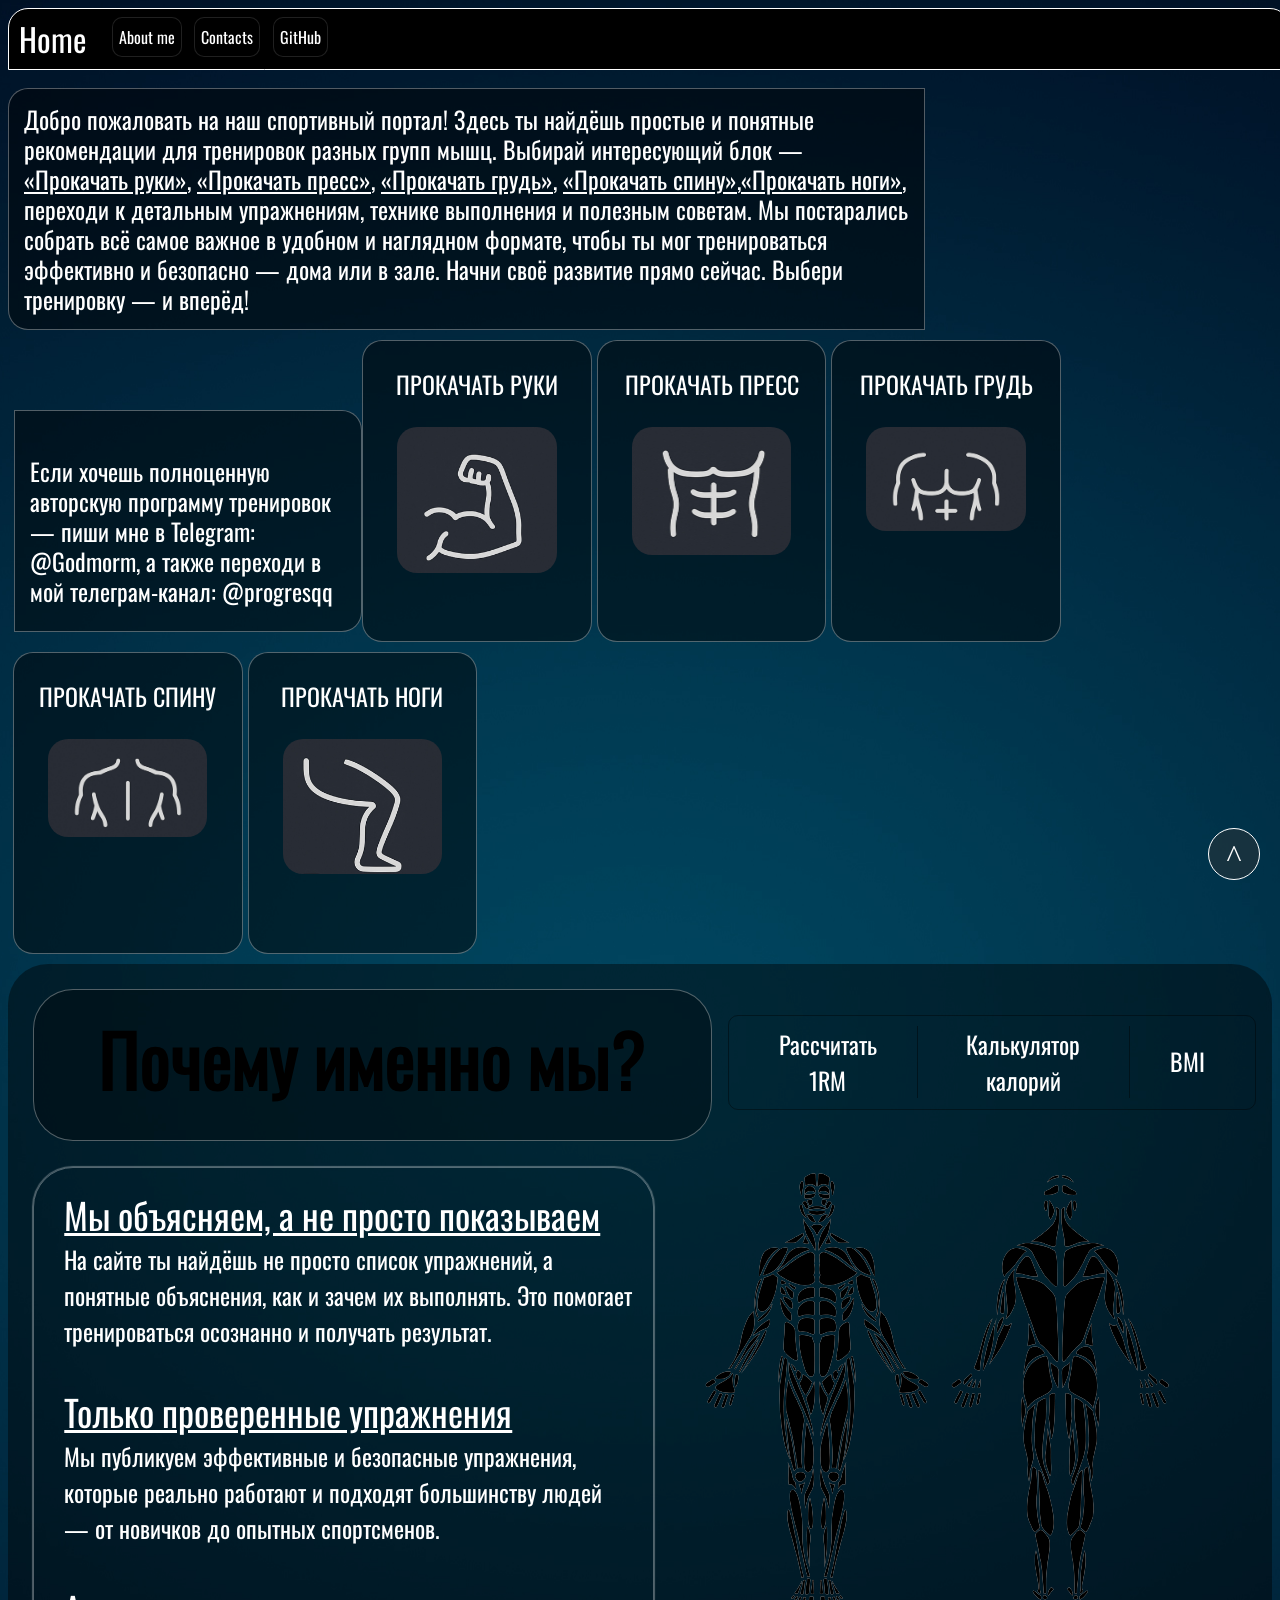
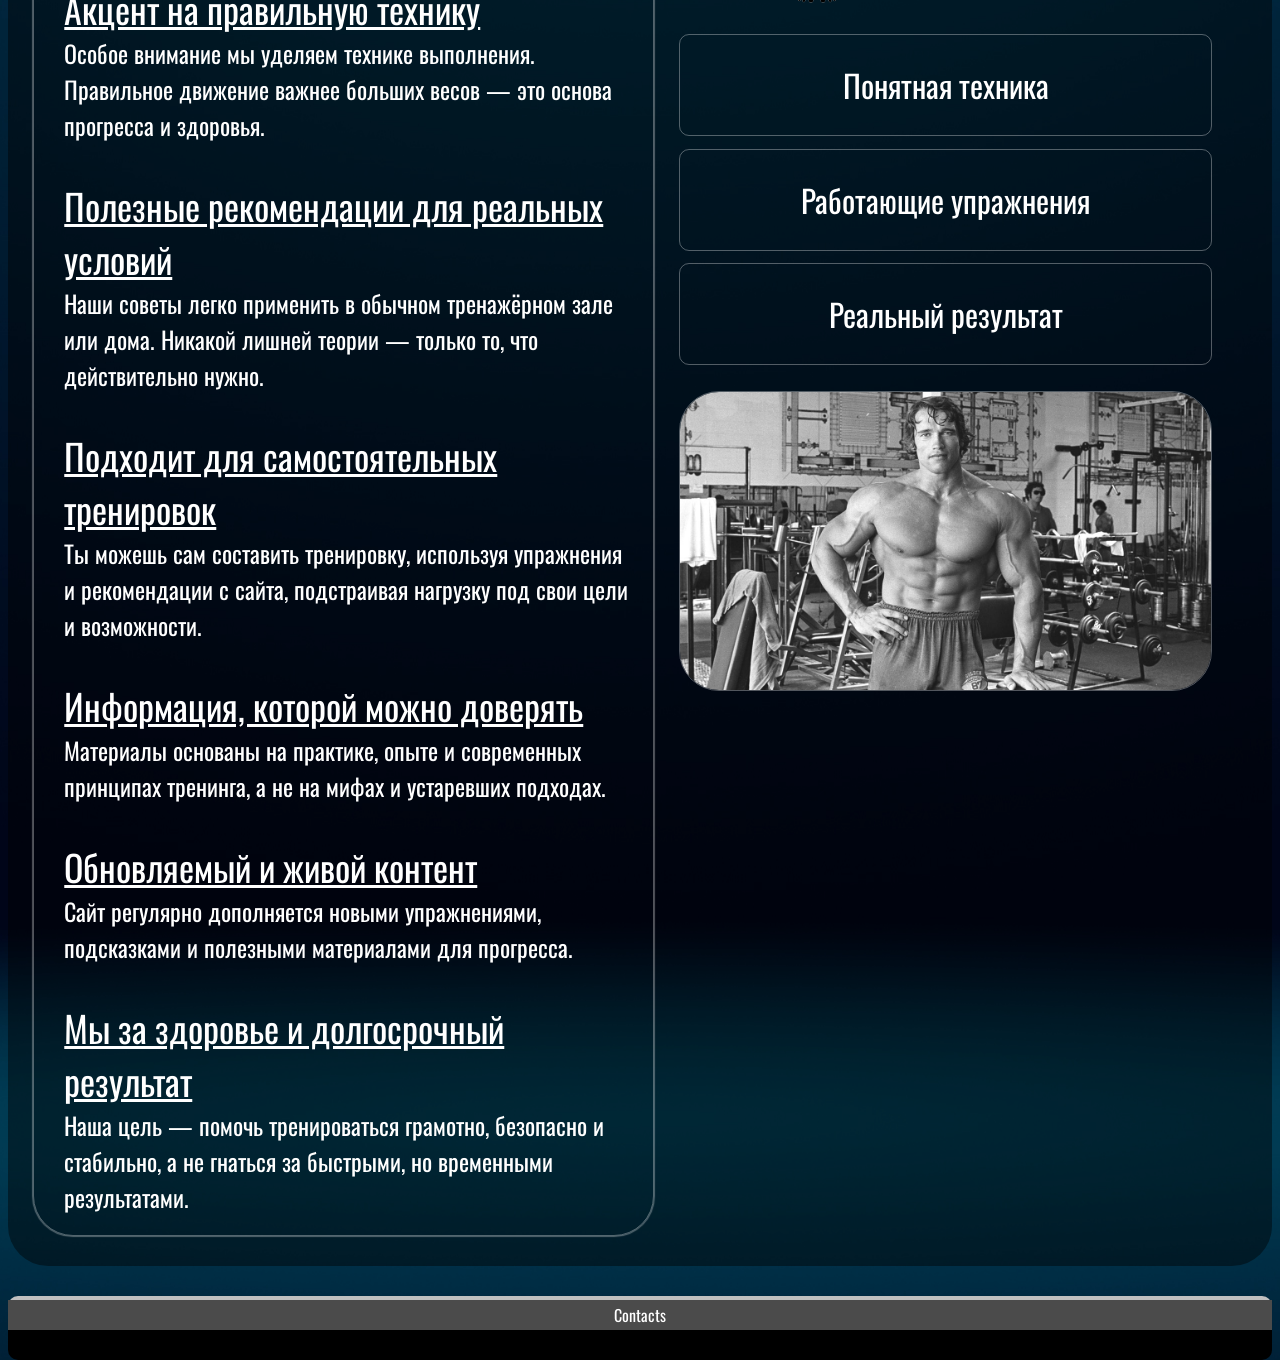
<file: index.html>
<!DOCTYPE html>
<html lang="en">
<head>
    <meta charset="UTF-8">
    <meta name="viewport" content="width=device-width, initial-scale=1.0">
    <title>Home</title>
    <link rel="stylesheet" href="home.css">
    
     <link rel="preconnect" href="https://fonts.googleapis.com">
<link rel="preconnect" href="https://fonts.gstatic.com" crossorigin>
<link href="https://fonts.googleapis.com/css2?family=Oswald:wght@200..700&display=swap" rel="stylesheet">
</head>
<body>
    
      <div id="header"><div class="home">Home</div>
    <button id="aboutme" >About me</button>

   

<!-- <div id="modal" class="modal">
  <div class="modal-content">
    <span class="close" onclick="closeModal()">&times;</span>
    <h2>Про мене</h2>
    <p>Привіт! Я Стас, займаюсь монтажем відео та перекладом текстів.</p>
  </div>
</div> -->


    <a href="mailto:emeczstas228@gmail.com"><button id="contacts_header">Contacts</button></a>
    <a href="https://github.com/Stasikara" target="_blank"><button id="my_github">GitHub</button></a></div>

      <div id="home_podheader"><div class="text">Добро пожаловать на наш спортивный портал!
Здесь ты найдёшь простые и понятные рекомендации для тренировок разных групп мышц. Выбирай интересующий блок — <span class="hand">«Прокачать руки»</span>, <span class="press">«Прокачать пресс»</span>, <span class="chest">«Прокачать грудь»</span>, <span class="back">«Прокачать спину»</span>,<span class="legs">«Прокачать ноги»</span>, переходи к детальным упражнениям, технике выполнения и полезным советам.
Мы постарались собрать всё самое важное в удобном и наглядном формате, чтобы ты мог тренироваться эффективно и безопасно — дома или в зале.
Начни своё развитие прямо сейчас.
Выбери тренировку — и вперёд!</div></div>

<div id="container_my_tg"><div class="text">Если хочешь полноценную авторскую программу тренировок — пиши мне в Telegram: @Godmorm, а также переходи в мой телеграм-канал: @progresqq</div></div>

    <a href="index_adaptive.html"><div id="hand"><div class="text">ПРОКАЧАТЬ РУКИ</div><img src="images/hand.jpg" alt=""></div></a>
    <a href="press.html"><div id="press"><div class="text">ПРОКАЧАТЬ ПРЕСС</div><img src="images/press.jpg" alt=""></div></a>
    <a href="chest.html"><div id="chest"><div class="text">ПРОКАЧАТЬ ГРУДЬ</div><img src="images/chest.jpg" alt=""></div></a>
    <a href="back.html"><div id="back"><div class="text">ПРОКАЧАТЬ СПИНУ</div><img src="images/back.jpg" alt=""></div></a>
    <a href="legs.html"><div id="legs"><div class="text">ПРОКАЧАТЬ НОГИ</div><img src="images/legs.jpg" alt=""></div></a>
    
    <div id="why_us">
        
        
        
        
        
        <!--<div class="mini_container"> <h1>Почему именно мы?</h1></div> <br> <br>-->
<div class="wrapper">
    <svg>
        <text x="50%" y="50%" dy=".35em" text-anchor="middle">
         Почему именно мы?
        </text>
    </svg>
</div>


<div id="box_menu"> 
    <div class="box" id="box1"><div class="menu_item1">Рассчитать 1RM</div></div>
    <div class="box" id="box2"><div class="menu_item2">Калькулятор калорий</div></div>
    <div class="box" id="box3"><div class="menu_item3">BMI</div></div>
</div>





    <div id="container_menu">
      <button class="closeButton">✖</button>

      <input type="number" id="weight" placeholder=" Введите вес">
      <input type="number" id="reps" placeholder=" Введите число повторений">
      <button onclick="calculateOneRepMax()">Рассчитать</button>
      <input type="number" id="resultat" placeholder=" Результат" readonly>
  </div>




<div id="container_menu2">

  <div class="close_button_box">
       <button class="closeButton2">✖</button>
  </div>
       <div class="sex_">
       <label class="male_label">Мужской
          <input type="radio" id="male" name="sex" value="male"> 
      </label>

      <label class="female_label">Женский
         <input type="radio" id="female" name="sex" value="female">
      </label>
     </div>

      <input type="number" id="age" placeholder=" Введите возраст (лет)">
      <input type="number" id="weight2" placeholder=" Введите вес (кг)">
      <input type="number" id="height" placeholder=" Введите рост (см)">
      
      <p class="openButton2"> Уровень активности:</p>
      

<div id="box_activities">
    

     

    <div id="activities">
      <button class="closeButton2_activities">✖</button>
    <label class="sitting_life_label">
      <input type="radio" class="sitting_life" name="activity" value="1.2">Сидячий образ жизни
      </label>

      <label class="lite_active_label">
      <input type="radio" class="lite_active" name="activity" value="1.375">Легкая активность (тренировки 1-3 раза в неделю)
      </label>

      <label class="average_active_label">
      <input type="radio" class="average_active" name="activity" value="1.55">Средняя активность (3-5 раз в неделю)
      </label>

      <label class="highly_active_label">
      <input type="radio" class="highly_active" name="activity" value="1.725">Высокая активность (6-7 раз)
      </label>

      <label class="extrime_active_label">
      <input type="radio" class="extrime_active" name="activity" value="1.9">Экстремальная активность (спортсмены, тяжелый труд)
      </label>
    </div>

</div>

<p id="target">Цель: </p>


 

    <div id="target_box">
      
      <button class="closeButton_target">✖</button>
      
    <label class="mass_support_label">
      <input type="radio" class="mass_support" name="target" value="1">Поддержание веса
      </label>

      <label class="weight_loss_label">
      <input type="radio" class="weight_loss" name="target" value="0.85">Похудение
      </label>

      <label class="muscle_mass_label">
      <input type="radio" class="muscle_mass" name="target" value="1.15">Набор массы
      </label>

    
    </div>



      <button onclick="calculateBMR()" class="resultat_button">Рассчитать</button>
        <input type="number" id="resultat2" placeholder=" Результат" readonly>


  </div>

<div class="container_BMI">
  <div class="close_button_box_BMI">
       <button class="closeButton_BMI">✖</button></div>
 
  <div class="inputs_BMI">
   <input type="number" id="weight_BMI" placeholder="Введите вес(кг)">
   <input type="number" id="height_BMI" placeholder="Введите рост(см)">
  </div>
   <button onclick="calculateBMI()" class="resultat_BMI_button">Рассчитать</button>
    <input type="number" id="resultat_BMI" placeholder=" Результат" readonly>
    <input type="text" id="resultat_BMI2" placeholder="" readonly>
</div>




        
        <div class="text"><div class="mini_container2">
<span class="title_underline">Мы объясняем, а не просто показываем</span> <br>
На сайте ты найдёшь не просто список упражнений, а понятные объяснения, как и зачем их выполнять. Это помогает тренироваться осознанно и получать результат. <br> <br>

<span class="title_underline">Только проверенные упражнения</span> <br>
Мы публикуем эффективные и безопасные упражнения, которые реально работают и подходят большинству людей — от новичков до опытных спортсменов. <br> <br>

<span class="title_underline">Акцент на правильную технику</span> <br>
Особое внимание мы уделяем технике выполнения. Правильное движение важнее больших весов — это основа прогресса и здоровья. <br> <br>

<span class="title_underline">Полезные рекомендации для реальных условий</span> <br>
Наши советы легко применить в обычном тренажёрном зале или дома.
Никакой лишней теории — только то, что действительно нужно. <br> <br>

<span class="title_underline">Подходит для самостоятельных тренировок</span> <br>
Ты можешь сам составить тренировку, используя упражнения и рекомендации с сайта, подстраивая нагрузку под свои цели и возможности. <br> <br>

<span class="title_underline">Информация, которой можно доверять</span> <br>
Материалы основаны на практике, опыте и современных принципах тренинга, а не на мифах и устаревших подходах. <br> <br>

<span class="title_underline">Обновляемый и живой контент</span> <br>
Сайт регулярно дополняется новыми упражнениями, подсказками и полезными материалами для прогресса. <br> <br>

<span class="title_underline">Мы за здоровье и долгосрочный результат</span> <br>
Наша цель — помочь тренироваться грамотно, безопасно и стабильно, а не гнаться за быстрыми, но временными результатами.</div></div>

<div class="mini_container3"><img src="images/muscles.png" alt=""></div>

<div class="technique"><div class="text">Понятная техника</div></div>
<div class="working_exercises"><div class="text">Работающие упражнения</div></div>
<div class="real_result"><div class="text">Реальный результат</div></div>


<img src="images/arnold_bottom.jpg" alt="" class="arnold_bottom">

</div>
 <a href="#"><div class="return_fixed">^</div></a>
     <a href="https://www.instagram.com/fxnwtcx/"><div id="footer"> <div id="contacts">Contacts</div></a>

 <div id="infoBox" class="info-box">
  <button class="closeBtn">✖</button>
  <h3>Про меня</h3>
  <p>Привет, это мой первый сайт </p>
</div>
     <script src="home.js"></script>

</body>
</html>
</file>
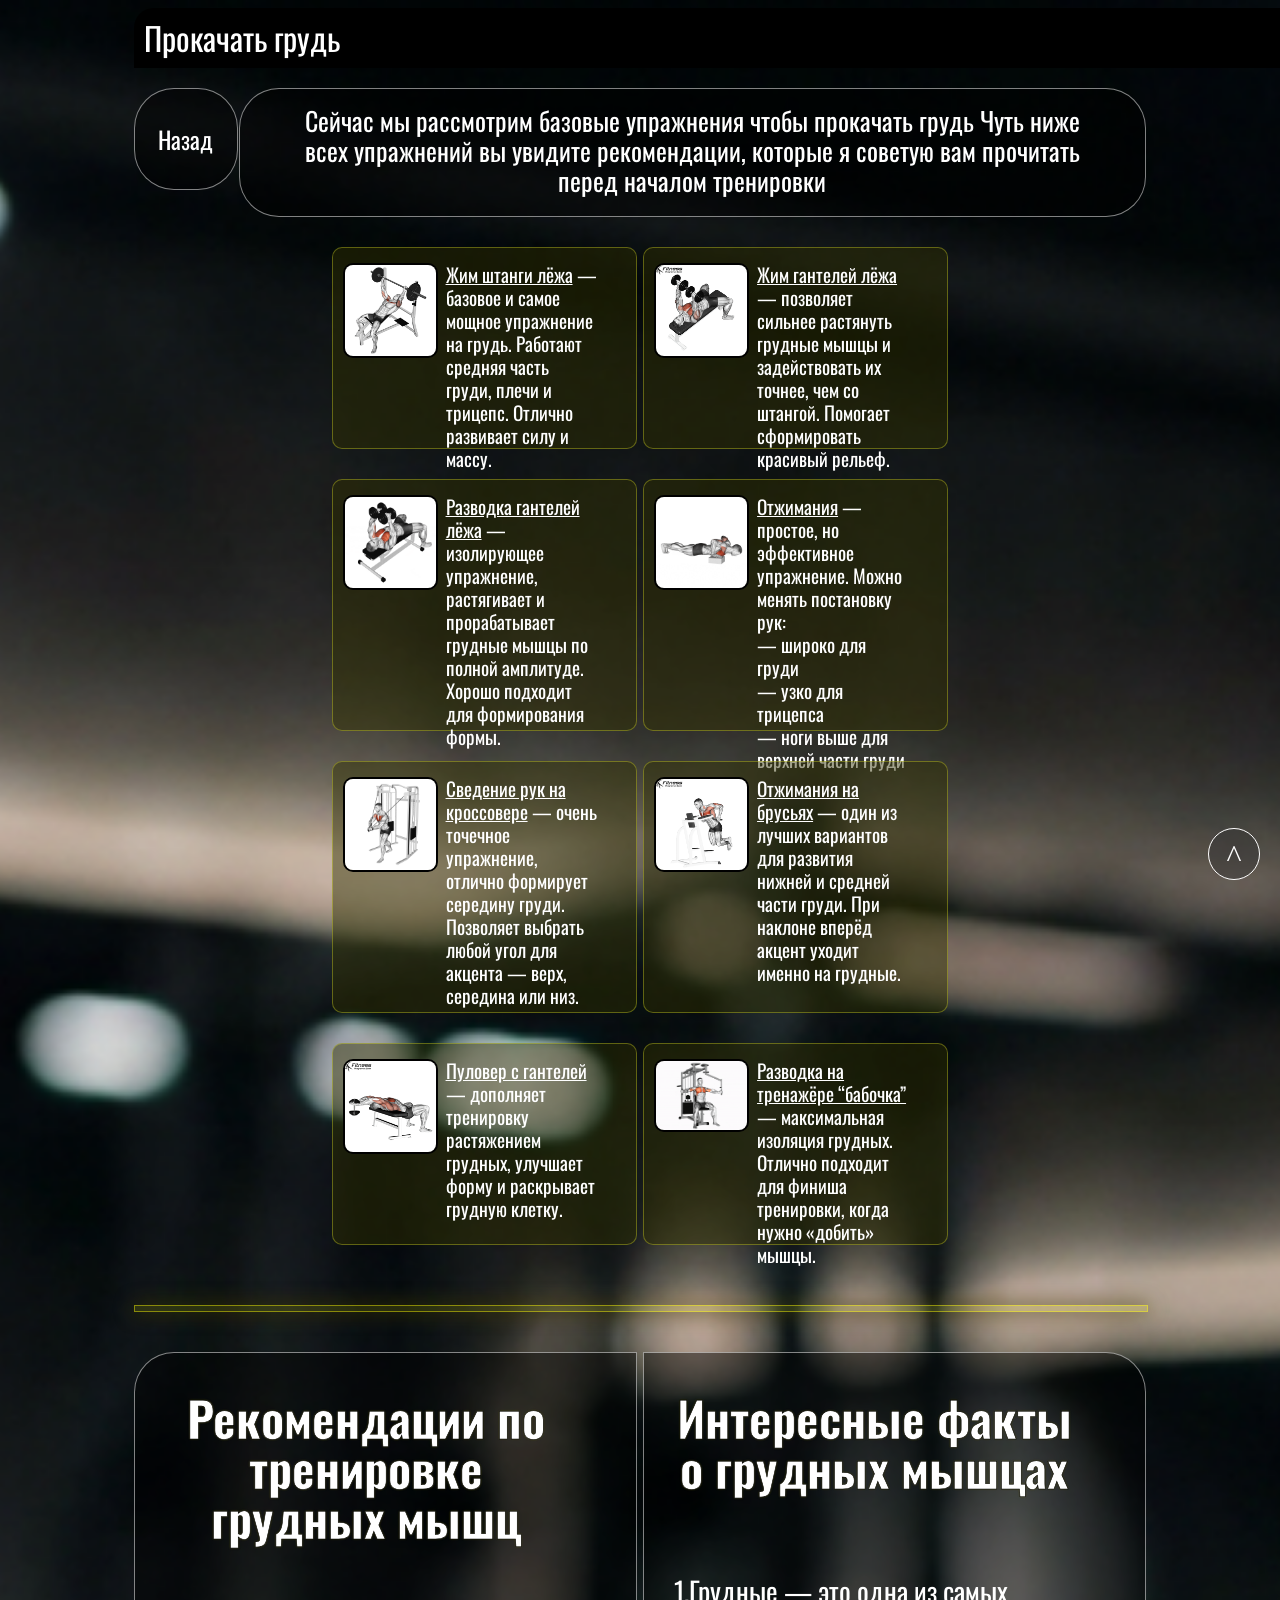
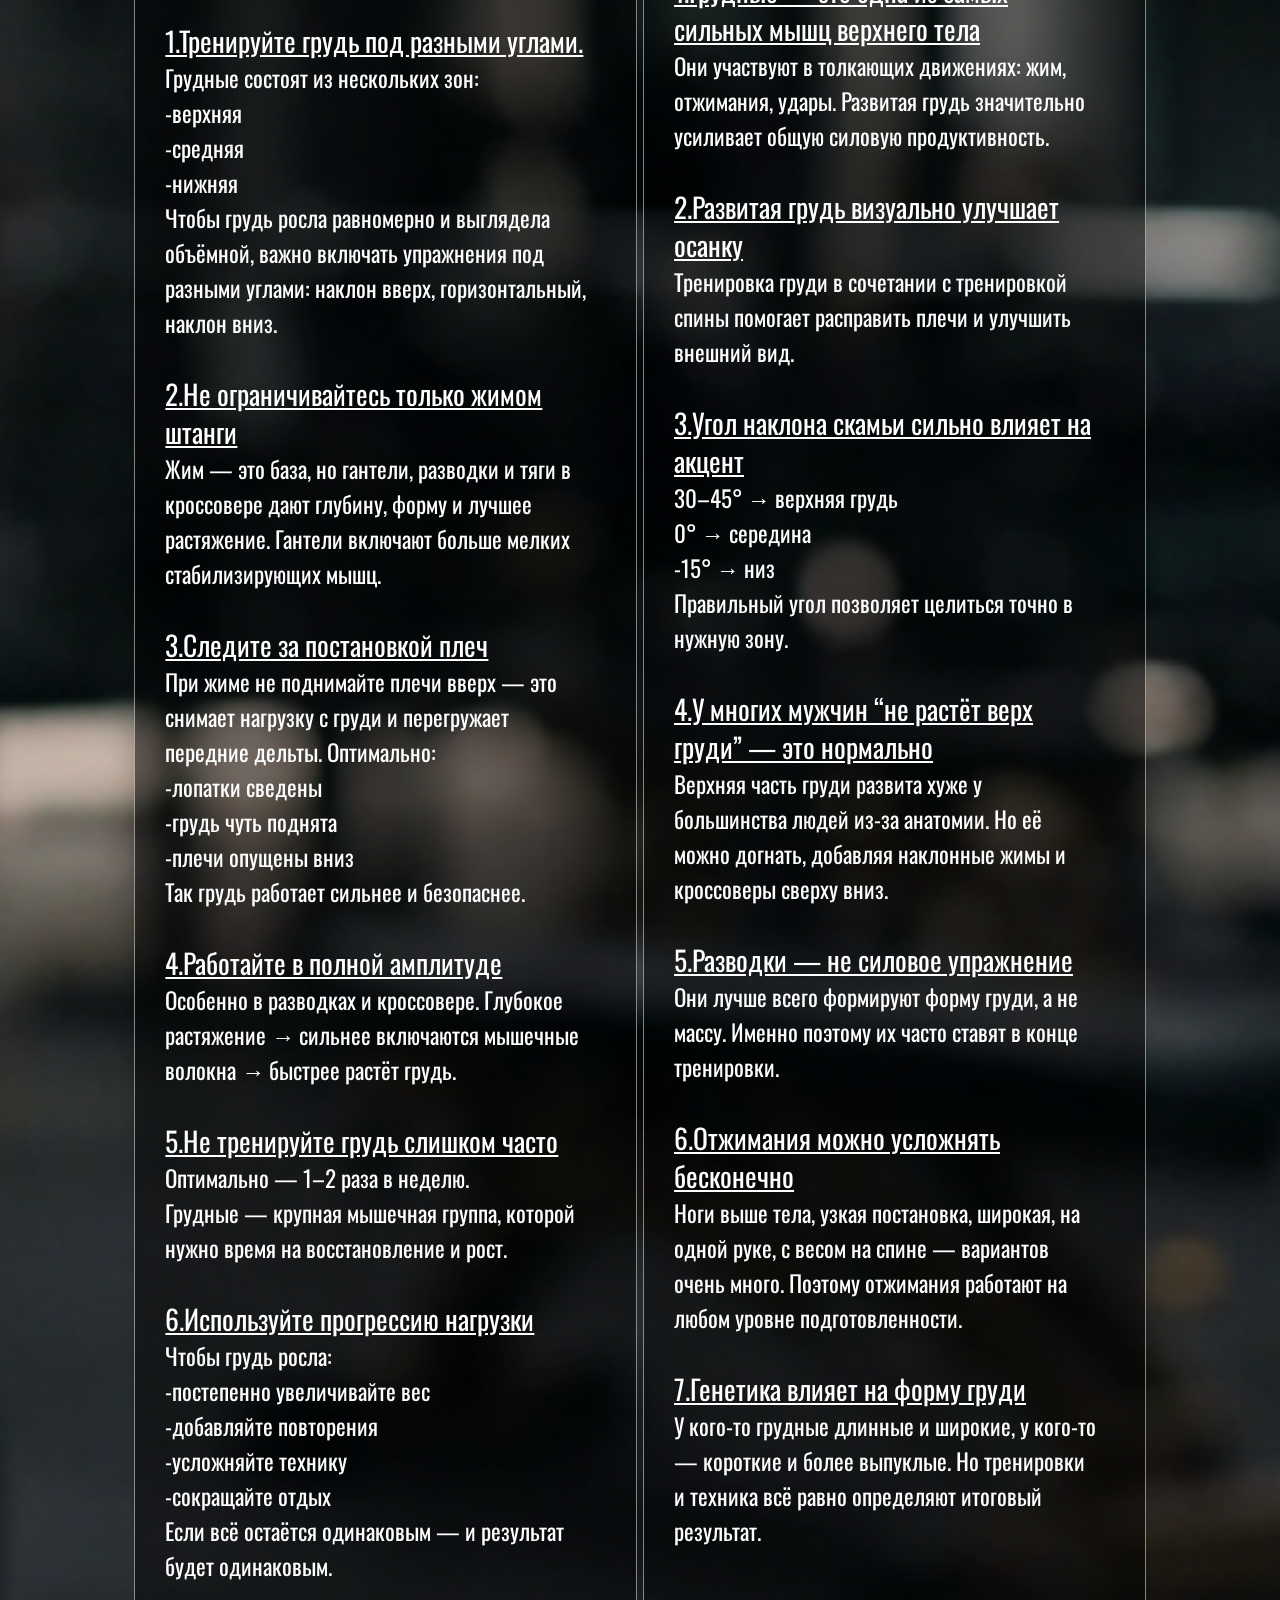
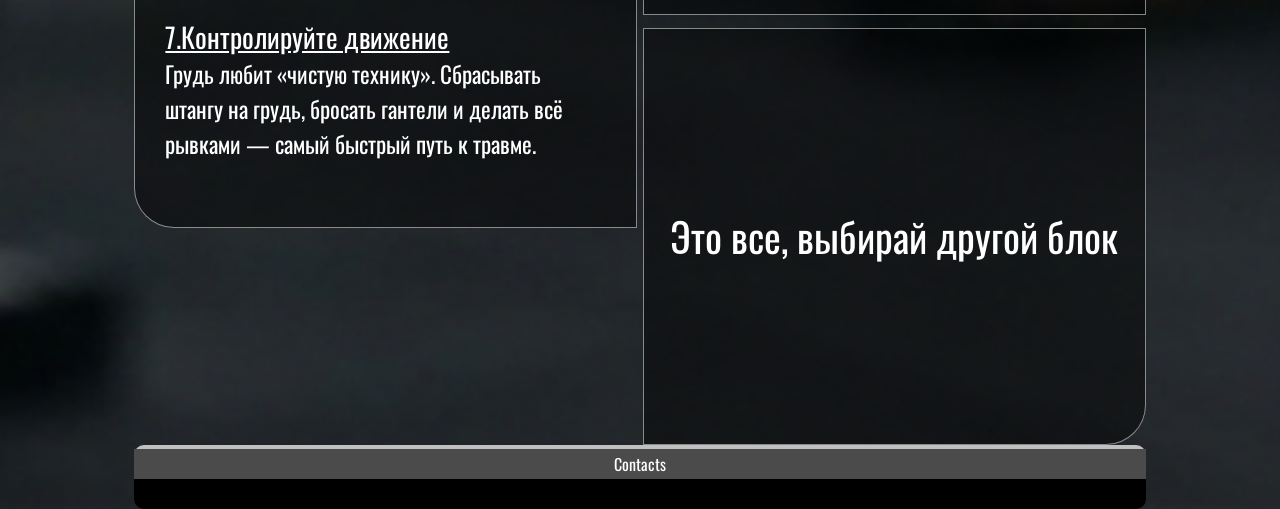
<file: chest.html>
<!DOCTYPE html>
<html lang="en">
<head>
    <meta charset="UTF-8">
    <meta name="viewport" content="width=device-width, initial-scale=1.0">
    <title>Chest</title>

       <link rel="stylesheet" href="chest.css">
    
    <link rel="preconnect" href="https://fonts.googleapis.com">
<link rel="preconnect" href="https://fonts.gstatic.com" crossorigin>
<link href="https://fonts.googleapis.com/css2?family=Oswald:wght@200..700&display=swap" rel="stylesheet">
</head>
<body>

   <div id="mini">

 <div id="header"><div class="home">Прокачать грудь</div></div>
   <a href="index.html"><div class="return">Назад</div></a>
   <div id="desc"><div class="text">Сейчас мы рассмотрим базовые упражнения чтобы прокачать грудь
Чуть ниже всех упражнений вы увидите рекомендации, которые я советую вам прочитать перед началом тренировки</div></div>




   <a href="https://www.youtube.com/shorts/Q8nKPOSbjVA?feature=share"">
    <div id="chest1">
     <img src="images_chest/chest1.gif"><div title="Description"><span class="chest1_underline">Жим штанги лёжа</span> — базовое и самое мощное упражнение на грудь. Работают средняя часть груди, плечи и трицепс. Отлично развивает силу и массу.</div> </div></a>




      <a href="https://www.youtube.com/shorts/nJMlHnS7dDQ?feature=share">
    <div id="chest2">
     <img src="images_chest/chest2.gif"><div title="Description"><span class="chest2_underline">Жим гантелей лёжа</span> — позволяет сильнее растянуть грудные мышцы и задействовать их точнее, чем со штангой. Помогает сформировать красивый рельеф.</div> </div></a>




      <a href="https://youtu.be/o-cyzrcLF5c">
    <div id="chest3">
     <img src="images_chest/chest3.gif"><div title="Description"><span class="chest3_underline">Разводка гантелей лёжа</span> — изолирующее упражнение, растягивает и прорабатывает грудные мышцы по полной амплитуде. Хорошо подходит для формирования формы.</div> </div></a>




      <a href="https://youtu.be/jjwKTsl4HWE">
    <div id="chest4">
     <img src="images_chest/chest4.gif"><div title="Description"><span class="chest4_underline">Отжимания</span> — простое, но эффективное упражнение. Можно менять постановку рук: <br>
— широко для груди <br>
— узко для трицепса <br>
— ноги выше для верхней части груди <br></div> </div></a>




 <a href="https://youtu.be/fD8mAJNpKZs">
    <div id="chest5">
     <img src="images_chest/chest5.gif"><div title="Description"><span class="chest5_underline">Сведение рук на кроссовере</span> — oчень точечное упражнение, отлично формирует середину груди. Позволяет выбрать любой угол для акцента — верх, середина или низ.</div> </div></a>





     <a href="https://www.youtube.com/shorts/p85EDDtUGfw?feature=share">
    <div id="chest6">
     <img src="images_chest/chest6.gif"><div title="Description"><span class="chest6_underline">Отжимания на брусьях</span> — oдин из лучших вариантов для развития нижней и средней части груди. При наклоне вперёд акцент уходит именно на грудные.</div> </div></a>




     <a href="https://www.youtube.com/shorts/G4jJDHaxgyw?feature=share">
    <div id="chest7">
     <img src="images_chest/chest7.gif"><div title="Description"><span class="chest7_underline">Пуловер с гантелей</span> — дополняет тренировку растяжением грудных, улучшает форму и раскрывает грудную клетку.</div> </div></a>




     
     <a href="https://youtu.be/x7wM6ljhjkQ">
    <div id="chest8">
     <img src="images_chest/chest8.gif"><div title="Description"><span class="chest8_underline">Разводка на тренажёре “бабочка”</span> — максимальная изоляция грудных. Отлично подходит для финиша тренировки, когда нужно «добить» мышцы.</div> </div></a>





     <div class="line"></div>





     <div id="recommendations">
        
        <span class="title">Рекомендации по тренировке грудных мышц</span> <br>
<div class="text"><span class="text_decorative">1.Тренируйте грудь под разными углами.</span> <br>
Грудные состоят из нескольких зон: <br>
-верхняя <br>
-средняя <br>
-нижняя <br>
Чтобы грудь росла равномерно и выглядела объёмной, важно включать упражнения под разными углами: <span class="text_underline">наклон вверх, горизонтальный, наклон вниз.</span> <br> <br>

<span class="text_decorative">2.Не ограничивайтесь только жимом штанги</span> <br>
Жим — это база, но гантели, разводки и тяги в кроссовере дают глубину, форму и лучшее растяжение.
Гантели включают больше мелких стабилизирующих мышц. <br> <br>

<span class="text_decorative">3.Следите за постановкой плеч</span> <br>
При жиме не поднимайте плечи вверх — это снимает нагрузку с груди и перегружает передние дельты.
Оптимально: <br>
-лопатки сведены <br>
-грудь чуть поднята <br>
-плечи опущены вниз <br>
Так грудь работает сильнее и безопаснее. <br> <br>

<span class="text_decorative">4.Работайте в полной амплитуде</span> <br>
Особенно в разводках и кроссовере.
Глубокое растяжение → сильнее включаются мышечные волокна → быстрее растёт грудь. <br> <br>  

<span class="text_decorative">5.Не тренируйте грудь слишком часто </span> <br>
Оптимально — 1–2 раза в неделю. <br>
Грудные — крупная мышечная группа, которой нужно время на восстановление и рост. <br> <br>

<span class="text_decorative">6.Используйте прогрессию нагрузки</span> <br>

Чтобы грудь росла: <br>
-пoстепенно увеличивайте вес <br>
-добавляйте повторения <br>
-усложняйте технику <br>
-сокращайте отдых <br>
Если всё остаётся одинаковым — и результат будет одинаковым. <br> <br>

<span class="text_decorative">7.Контролируйте движение</span> <br>

Грудь любит <span class="text_underline">«чистую технику».</span>
Сбрасывать штангу на грудь, бросать гантели и делать всё рывками — самый быстрый путь к травме. <br> <br></div></div>






<div id="facts">

<span class="title">Интересные факты о грудных мышцах </span> <br>
<div class="text">
<span class="text_decorative">1.Грудные — это одна из самых сильных мышц верхнего тела</span> <br>
Они участвуют в толкающих движениях: жим, отжимания, удары.
Развитая грудь значительно усиливает общую силовую продуктивность. <br><br>



<span class="text_decorative">2.Развитая грудь визуально улучшает осанку</span>  <br>
Тренировка груди в сочетании с тренировкой спины помогает расправить плечи и улучшить внешний вид. <br> <br>



<span class="text_decorative">  3.Угол наклона скамьи сильно влияет на акцент</span> <br>
30–45° → верхняя грудь <br>
0° → середина <br>
-15° → низ <br>
Правильный угол позволяет целиться точно в нужную зону. <br> <br>



<span class="text_decorative">4.У многих мужчин “не растёт верх груди” — это нормально</span> <br>
Верхняя часть груди развита хуже у большинства людей из-за анатомии.
Но её можно догнать, добавляя наклонные жимы и кроссоверы сверху вниз. <br><br>


<span class="text_decorative"> 5.Разводки — не силовое упражнение</span> <br>
Они лучше всего формируют форму груди, а не массу.
Именно поэтому их часто ставят в конце тренировки. <br> <br>



<span class="text_decorative">6.Отжимания можно усложнять бесконечно</span> <br>
Ноги выше тела, узкая постановка, широкая, на одной руке, с весом на спине — вариантов очень много.
Поэтому отжимания работают на любом уровне подготовленности. <br> <br>



<span class="text_decorative">7.Генетика влияет на форму груди</span> <br>
У кого-то грудные длинные и широкие, у кого-то — короткие и более выпуклые.
Но тренировки и техника всё равно определяют итоговый результат. <br> <br>




</div> </div>


<a href="index.html"><div class="the_end">Это все, выбирай другой блок</div></a>




<a href="#"><div class="return_fixed">^</div></a>

    <a href="https://www.instagram.com/fxnwtcx/"><div id="footer"> <div id="contacts">Contacts</div></a>
   
   
   
   </div>
</body>
</html>
</file>
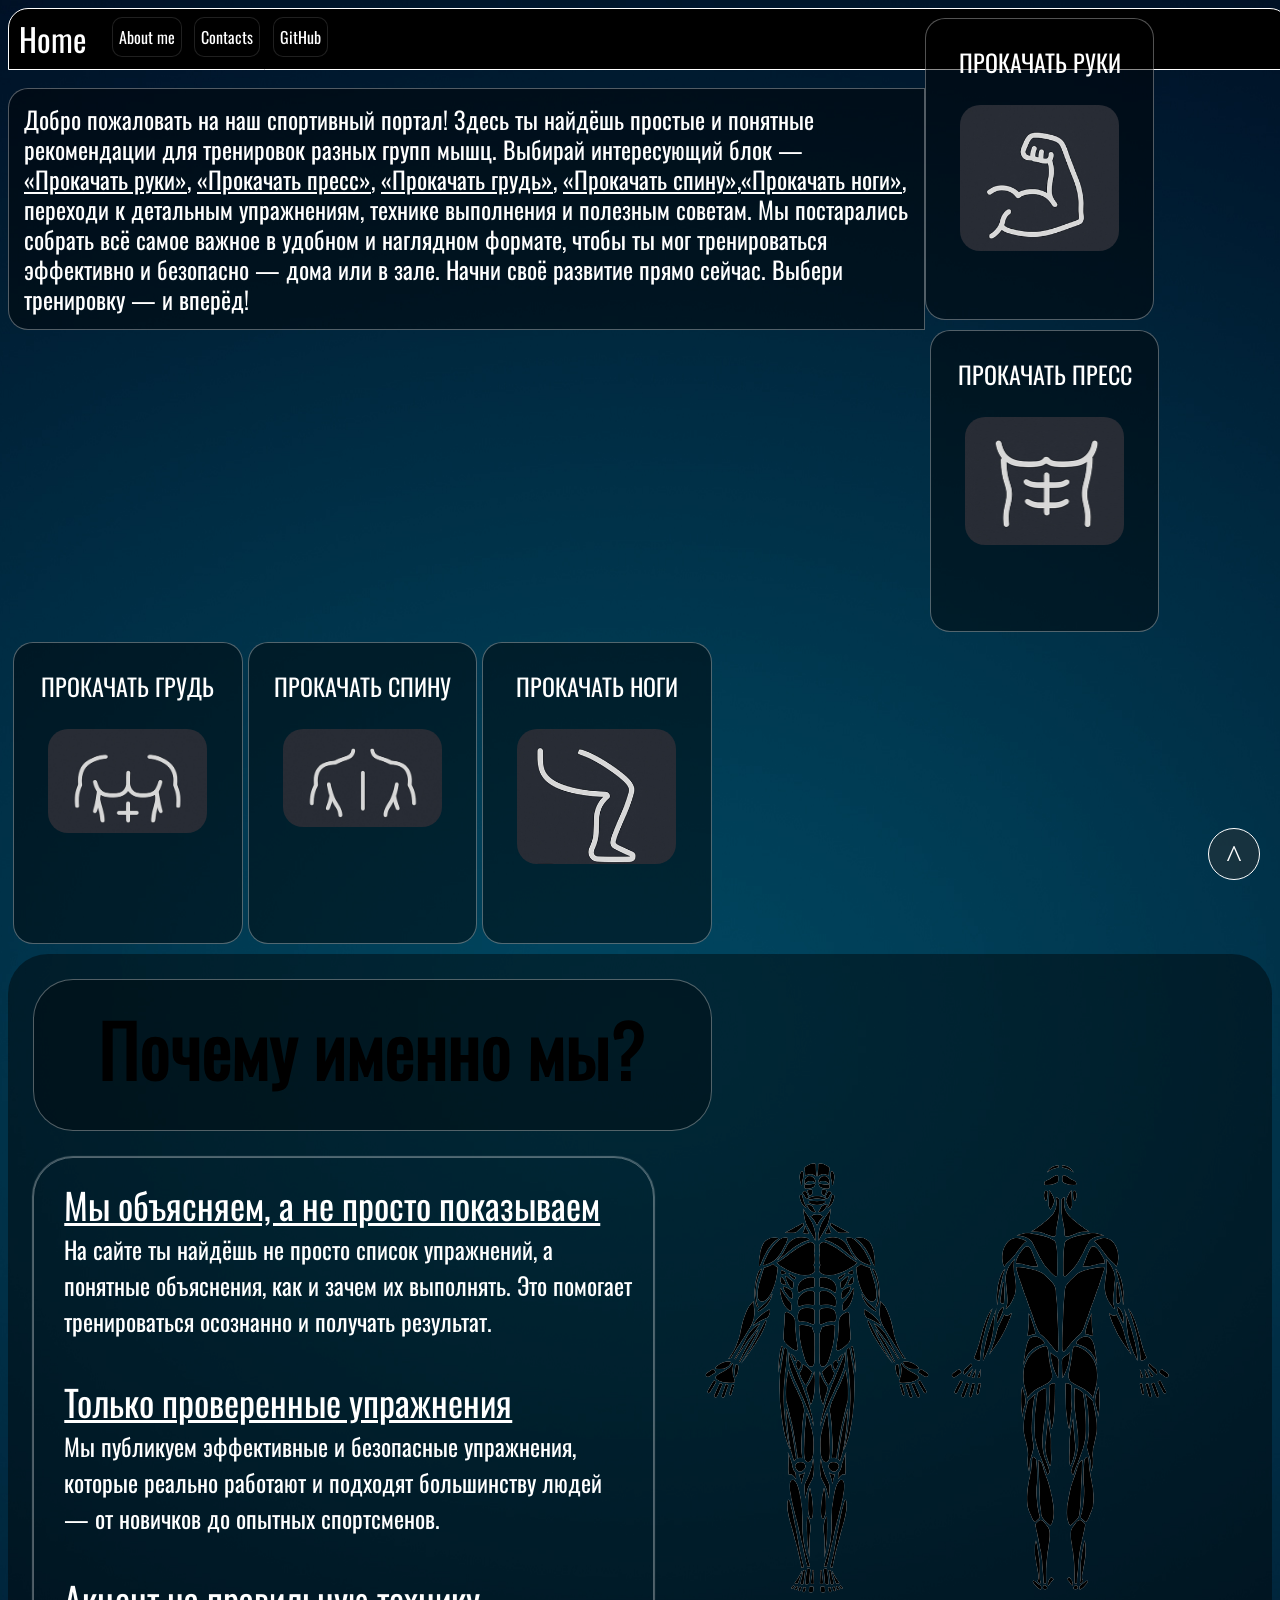
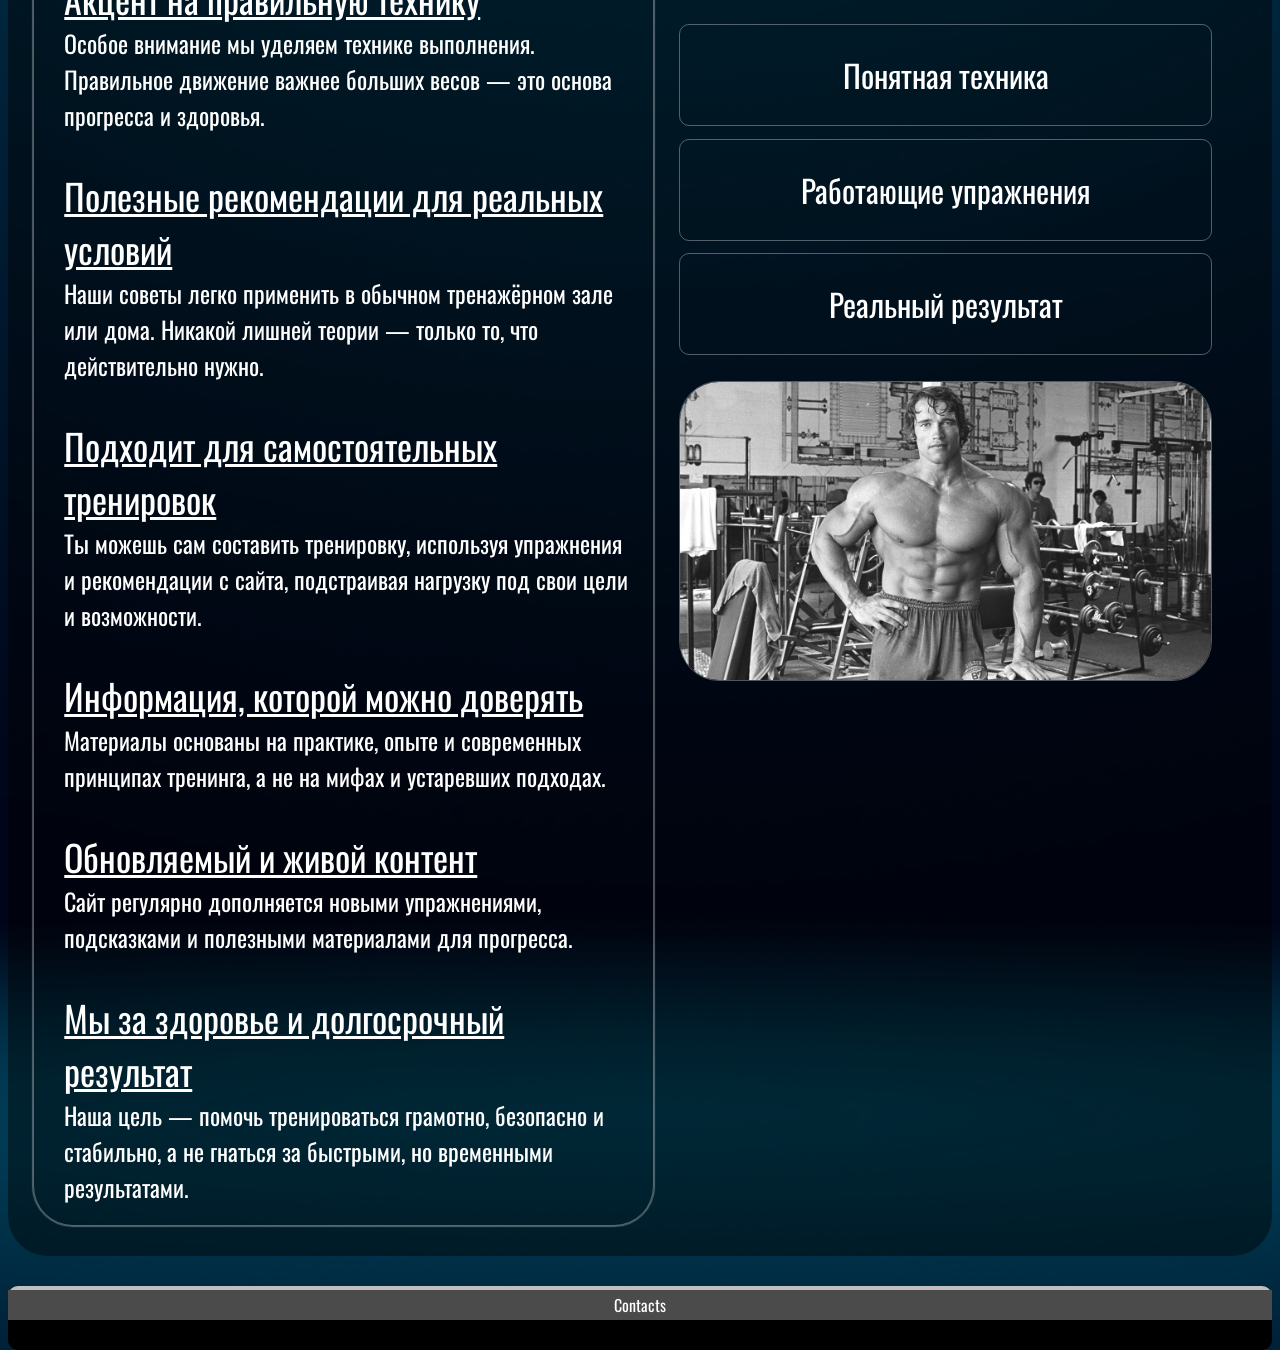
<file: home.html>
<!DOCTYPE html>
<html lang="en">
<head>
    <meta charset="UTF-8">
    <meta name="viewport" content="width=device-width, initial-scale=1.0">
    <title>Home</title>
    <link rel="stylesheet" href="home.css">
    
     <link rel="preconnect" href="https://fonts.googleapis.com">
<link rel="preconnect" href="https://fonts.gstatic.com" crossorigin>
<link href="https://fonts.googleapis.com/css2?family=Oswald:wght@200..700&display=swap" rel="stylesheet">
</head>
<body>
    
      <div id="header"><div class="home">Home</div>
    <button id="aboutme" >About me</button>

   

<!-- <div id="modal" class="modal">
  <div class="modal-content">
    <span class="close" onclick="closeModal()">&times;</span>
    <h2>Про мене</h2>
    <p>Привіт! Я Стас, займаюсь монтажем відео та перекладом текстів.</p>
  </div>
</div> -->


    <a href="mailto:emeczstas228@gmail.com"><button id="contacts_header">Contacts</button></a>
    <a href="https://github.com/Stasikara" target="_blank"><button id="my_github">GitHub</button></a></div>

      <div id="home_podheader">Добро пожаловать на наш спортивный портал!
Здесь ты найдёшь простые и понятные рекомендации для тренировок разных групп мышц. Выбирай интересующий блок — <span class="hand">«Прокачать руки»</span>, <span class="press">«Прокачать пресс»</span>, <span class="chest">«Прокачать грудь»</span>, <span class="back">«Прокачать спину»</span>,<span class="legs">«Прокачать ноги»</span>, переходи к детальным упражнениям, технике выполнения и полезным советам.
Мы постарались собрать всё самое важное в удобном и наглядном формате, чтобы ты мог тренироваться эффективно и безопасно — дома или в зале.
Начни своё развитие прямо сейчас.
Выбери тренировку — и вперёд!</div>

    <a href="index_adaptive.html"><div id="hand"><div class="text">ПРОКАЧАТЬ РУКИ</div><img src="images/hand.jpg" alt=""></div></a>
    <a href="press.html"><div id="press"><div class="text">ПРОКАЧАТЬ ПРЕСС</div><img src="images/press.jpg" alt=""></div></a>
    <a href="chest.html"><div id="chest"><div class="text">ПРОКАЧАТЬ ГРУДЬ</div><img src="images/chest.jpg" alt=""></div></a>
    <a href="back.html"><div id="back"><div class="text">ПРОКАЧАТЬ СПИНУ</div><img src="images/back.jpg" alt=""></div></a>
    <a href="legs.html"><div id="legs"><div class="text">ПРОКАЧАТЬ НОГИ</div><img src="images/legs.jpg" alt=""></div></a>
    
    <div id="why_us">
        
        
        
        
        
        <!--<div class="mini_container"> <h1>Почему именно мы?</h1></div> <br> <br>-->
<div class="wrapper">
    <svg>
        <text x="50%" y="50%" dy=".35em" text-anchor="middle">
         Почему именно мы?
        </text>
    </svg>
</div>



        
        <div class="text"><div class="mini_container2">
<span class="title_underline">Мы объясняем, а не просто показываем</span> <br>
На сайте ты найдёшь не просто список упражнений, а понятные объяснения, как и зачем их выполнять. Это помогает тренироваться осознанно и получать результат. <br> <br>

<span class="title_underline">Только проверенные упражнения</span> <br>
Мы публикуем эффективные и безопасные упражнения, которые реально работают и подходят большинству людей — от новичков до опытных спортсменов. <br> <br>

<span class="title_underline">Акцент на правильную технику</span> <br>
Особое внимание мы уделяем технике выполнения. Правильное движение важнее больших весов — это основа прогресса и здоровья. <br> <br>

<span class="title_underline">Полезные рекомендации для реальных условий</span> <br>
Наши советы легко применить в обычном тренажёрном зале или дома.
Никакой лишней теории — только то, что действительно нужно. <br> <br>

<span class="title_underline">Подходит для самостоятельных тренировок</span> <br>
Ты можешь сам составить тренировку, используя упражнения и рекомендации с сайта, подстраивая нагрузку под свои цели и возможности. <br> <br>

<span class="title_underline">Информация, которой можно доверять</span> <br>
Материалы основаны на практике, опыте и современных принципах тренинга, а не на мифах и устаревших подходах. <br> <br>

<span class="title_underline">Обновляемый и живой контент</span> <br>
Сайт регулярно дополняется новыми упражнениями, подсказками и полезными материалами для прогресса. <br> <br>

<span class="title_underline">Мы за здоровье и долгосрочный результат</span> <br>
Наша цель — помочь тренироваться грамотно, безопасно и стабильно, а не гнаться за быстрыми, но временными результатами.</div></div>

<div class="mini_container3"><img src="images/muscles.png" alt=""></div>

<div class="technique"><div class="text">Понятная техника</div></div>
<div class="working_exercises"><div class="text">Работающие упражнения</div></div>
<div class="real_result"><div class="text">Реальный результат</div></div>


<img src="images/arnold_bottom.jpg" alt="" class="arnold_bottom">

</div>
 <a href="#"><div class="return_fixed">^</div></a>
     <a href="https://www.instagram.com/fxnwtcx/"><div id="footer"> <div id="contacts">Contacts</div></a>

 <div id="infoBox" class="info-box">
  <button class="closeBtn">✖</button>
  <h3>Про меня</h3>
  <p>Привет, это мой первый сайт </p>
</div>
     <script src="home.js"></script>

</body>
</html>
</file>
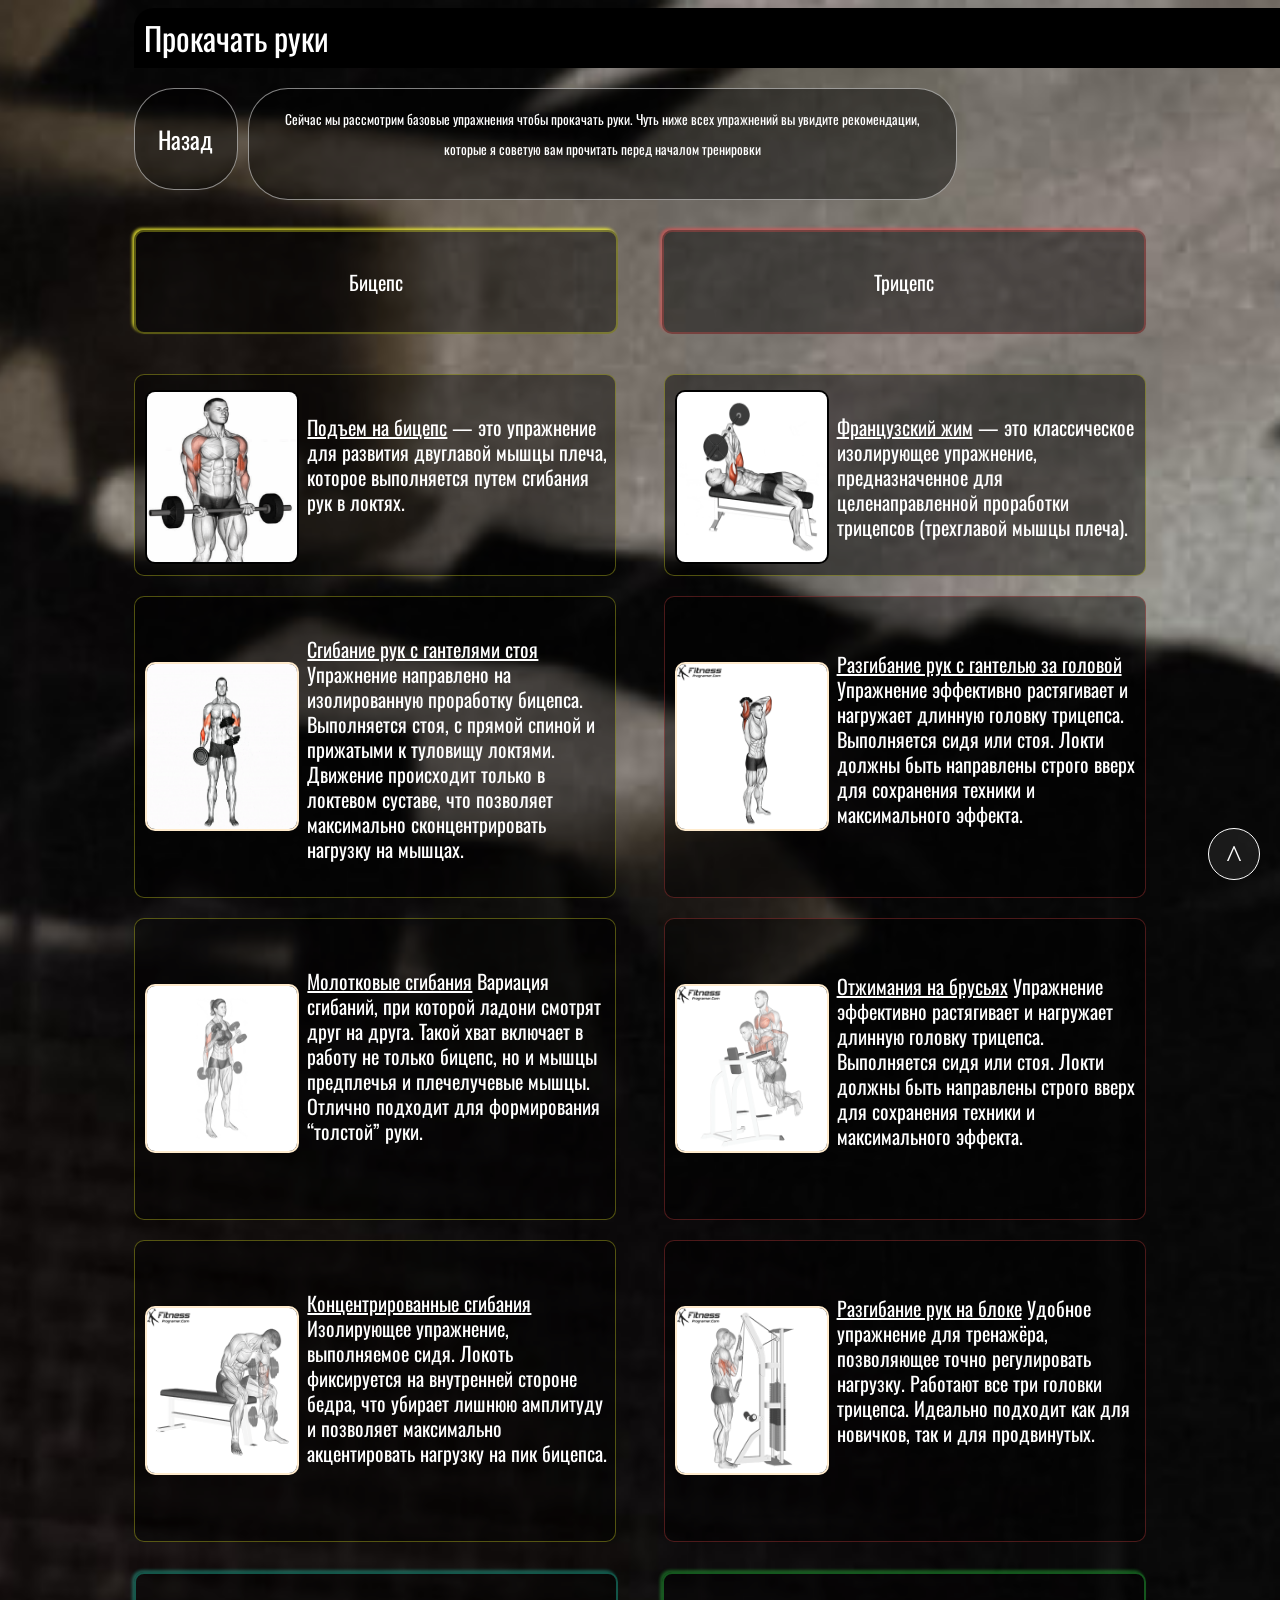
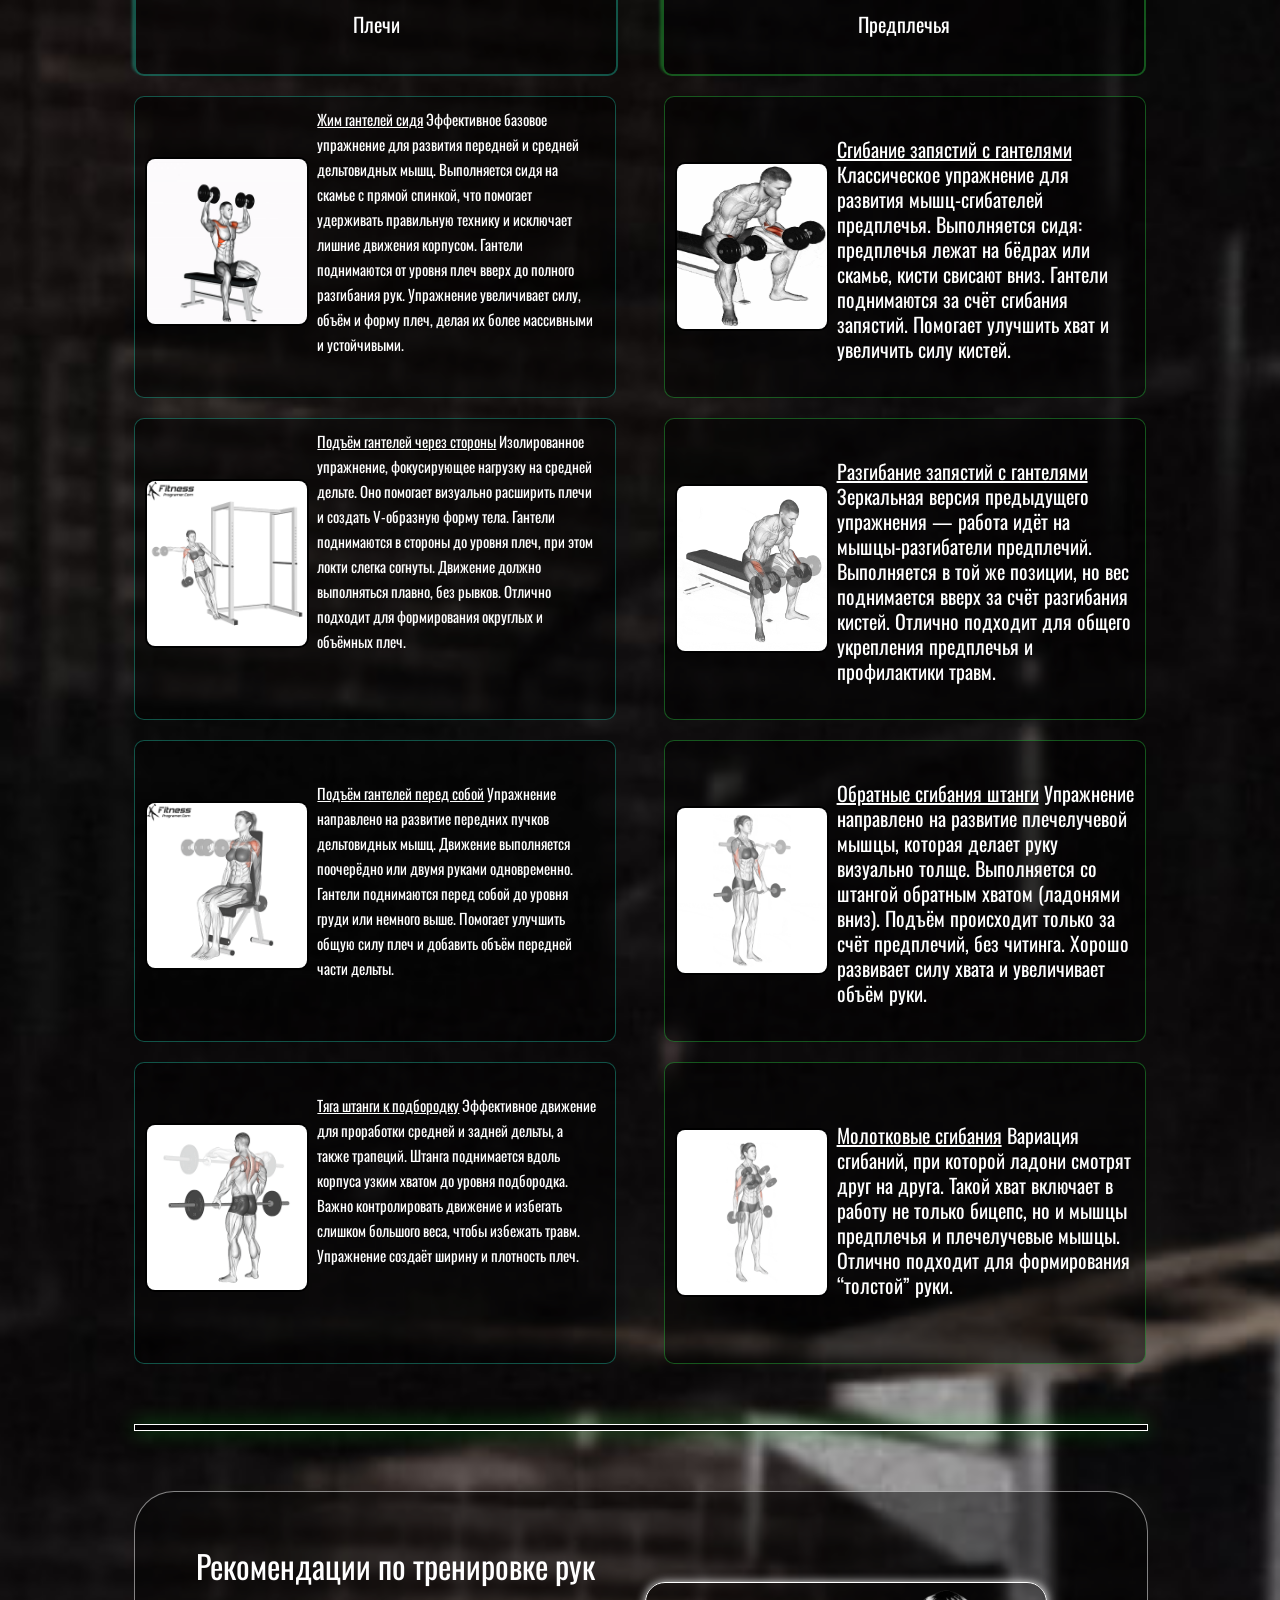
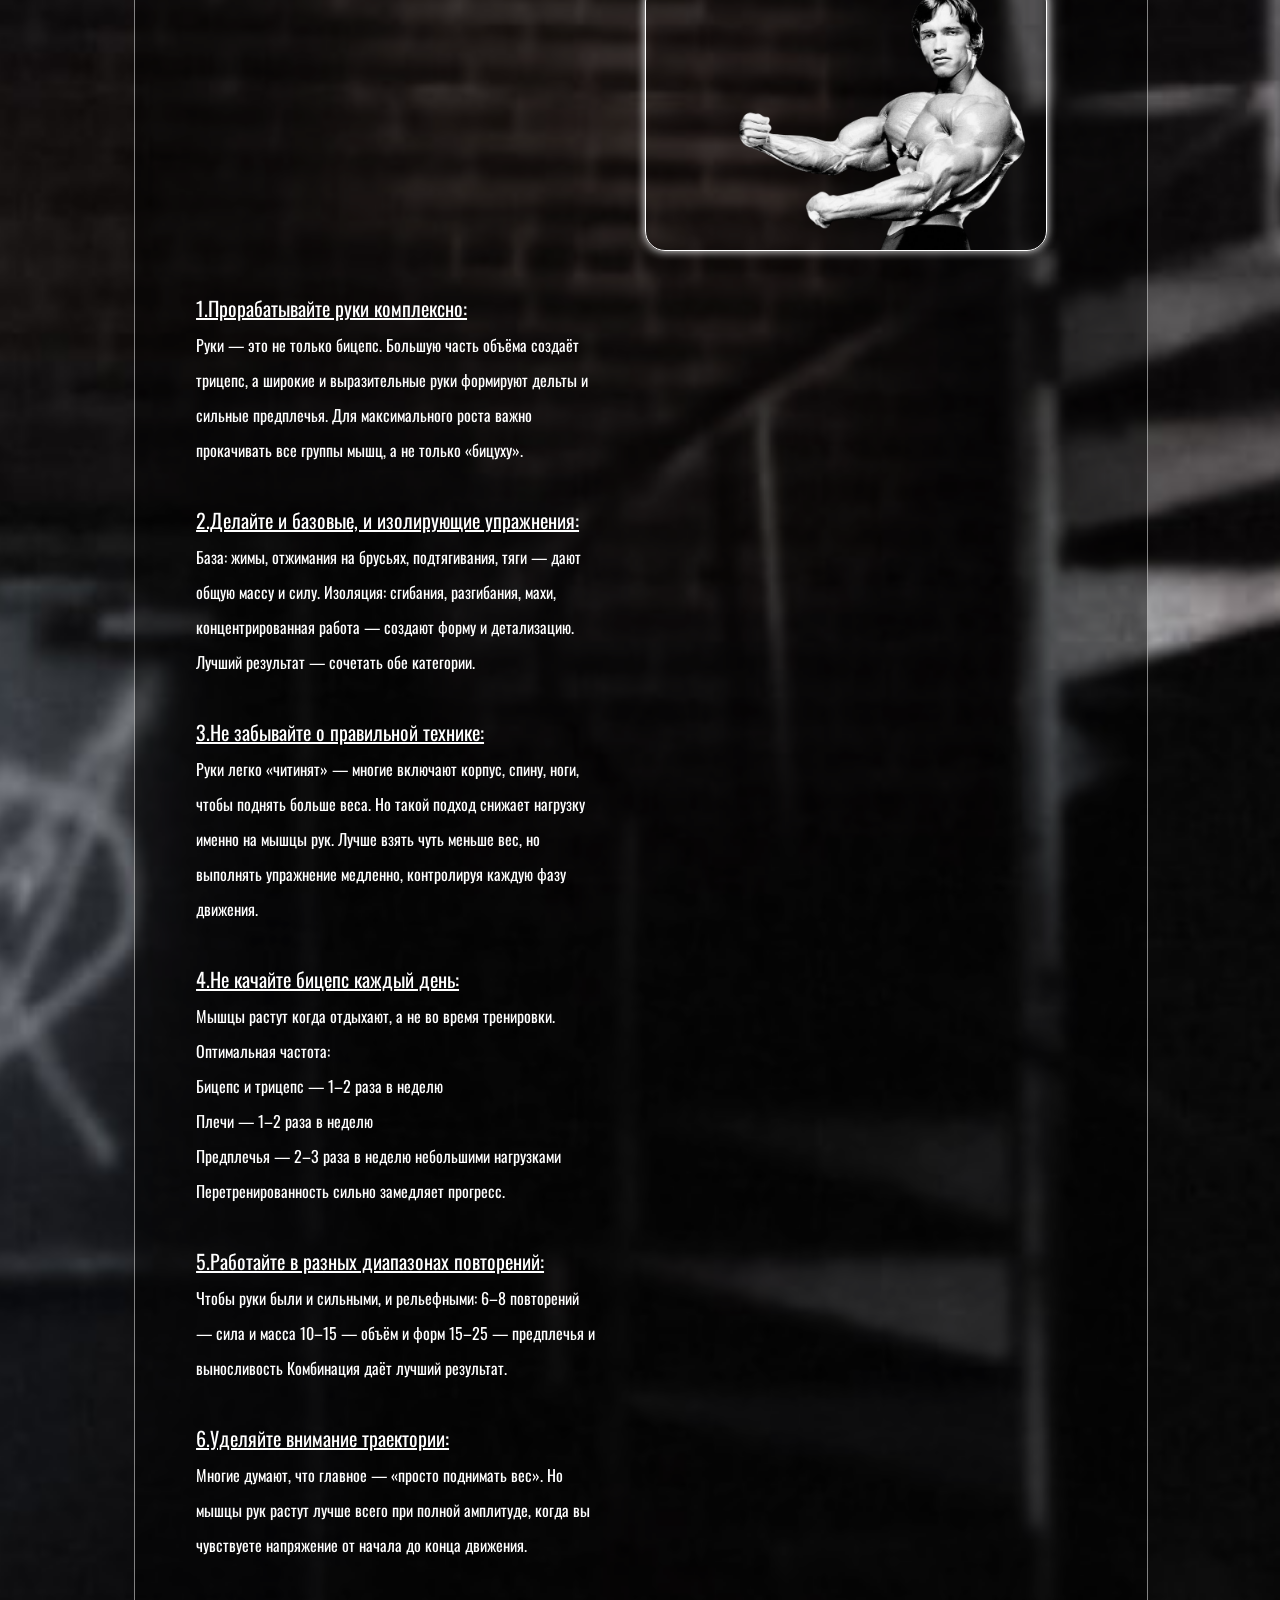
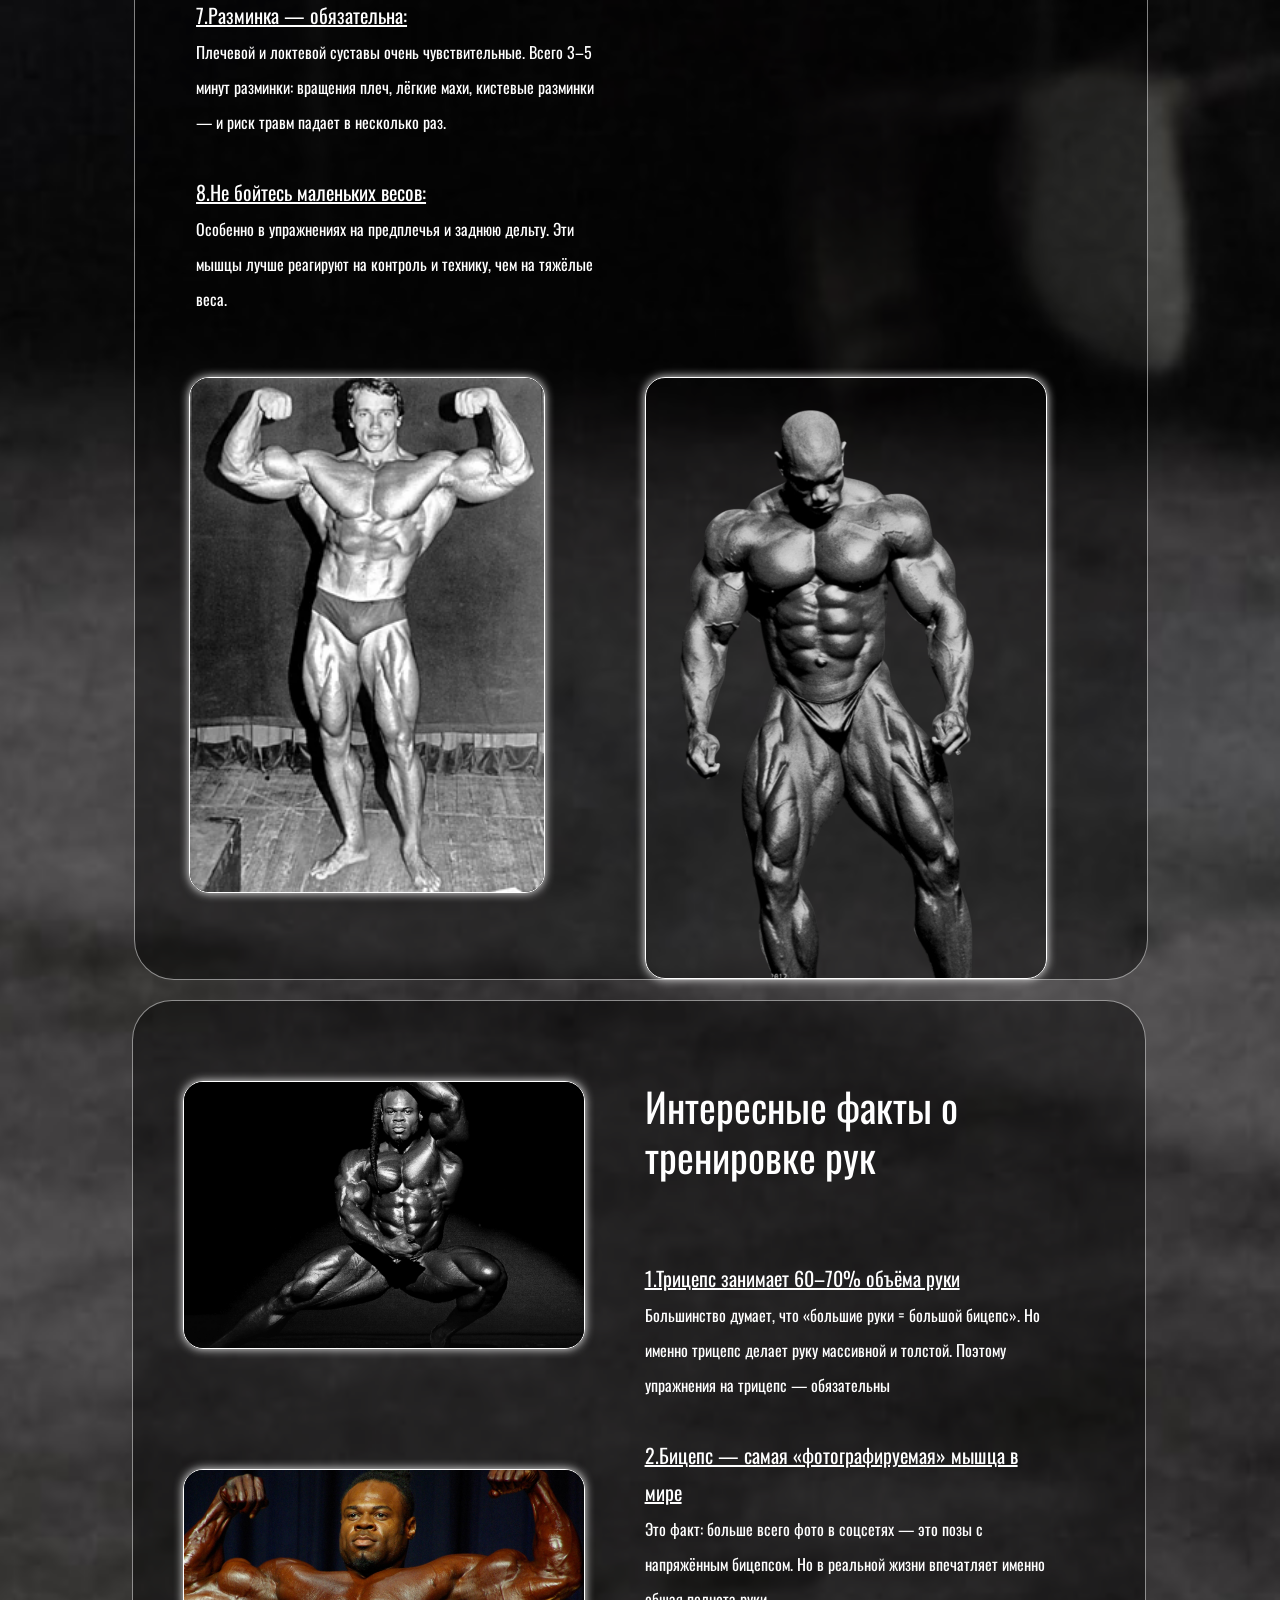
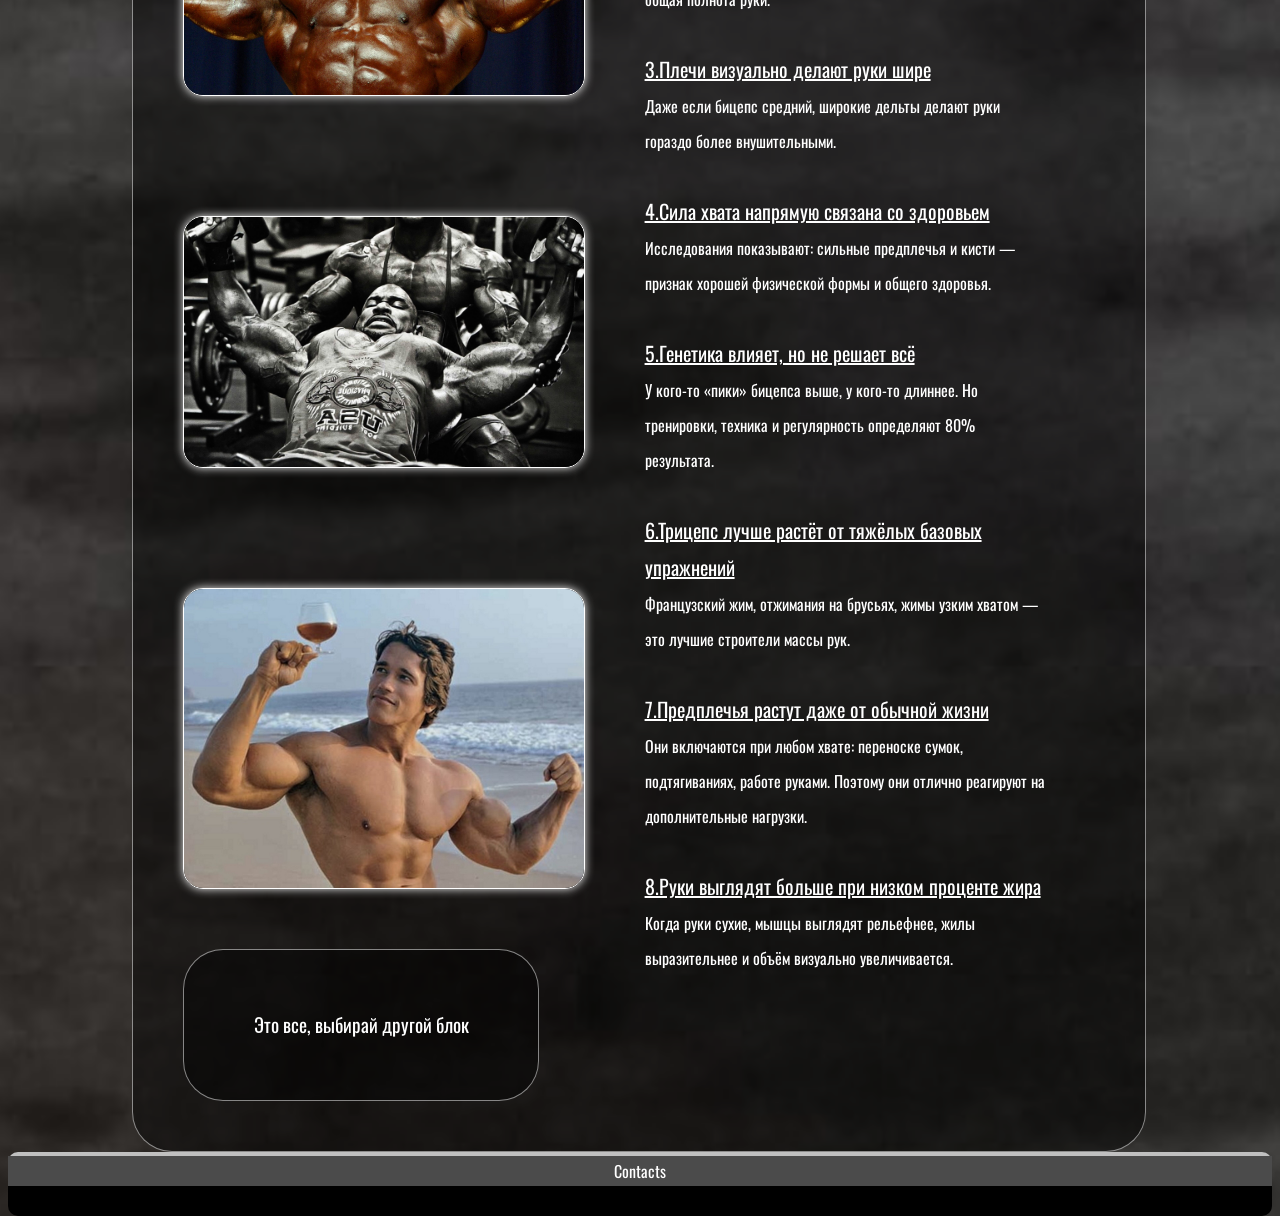
<file: index_adaptive.html>
<!DOCTYPE html>
<html lang="en">
<head>
    <meta charset="UTF-8">
    <meta name="viewport" content="width=device-width, initial-scale=1.0">
    <title>Hands</title> 
    <link rel="stylesheet" href="style_adaptive.css">
    
    <link rel="preconnect" href="https://fonts.googleapis.com">
<link rel="preconnect" href="https://fonts.gstatic.com" crossorigin>
<link href="https://fonts.googleapis.com/css2?family=Oswald:wght@200..700&display=swap" rel="stylesheet">

</head>
<body>

<div id="mini">


   <div id="header"><div class="home">Прокачать руки</div>
   </div>
   <a href="index.html"><div class="return">Назад</div></a>




  <div id="intro">

   <div class="desc">
    <div class="text">Сейчас мы рассмотрим базовые упражнения чтобы прокачать руки.
Чуть ниже всех упражнений вы увидите рекомендации, которые я советую вам прочитать перед началом тренировки</div></div>
   </div>
  
<div id="head_container">
    <div class="biceps_head">Бицепс</div>
    <div class="triceps_head">Трицепс</div>

</div>




<div id="container"> 

    <a href="https://youtu.be/86estGsNgcE">
    <div id="main">
     <img src="images/biceps.gif"><div title="Description"><span class="biceps_underline">Подъем на бицепс</span> — это упражнение для развития двуглавой мышцы плеча, которое выполняется путем сгибания рук в локтях.</div> </div></a>



 <a href="https://www.youtube.com/shorts/gxfIb3K7d10?feature=share"></a>
<div id="main2">
   <img src="images/franc.gif" class="franc"><div><span class="franc_underline">Французский жим</span> — это классическое изолирующее упражнение, предназначенное для целенаправленной проработки трицепсов (трехглавой мышцы плеча). </div></div></a>




    <div id="biceps2">
   <a href="https://www.youtube.com/shorts/q003xGgs5RI?feature=share"><img src="images/biceps2.gif" alt="Description" class="gif"><div class="biceps2_text"><span class="biceps2_underline">Сгибание рук с гантелями стоя</span>
Упражнение направлено на изолированную проработку бицепса. Выполняется стоя, с прямой спиной и прижатыми к туловищу локтями. Движение происходит только в локтевом суставе, что позволяет максимально сконцентрировать нагрузку на мышцах.</div></a></div> 



<div id="triceps2">
<a href="https://www.youtube.com/shorts/7cVtfNWEI_U?feature=share"><img src="images/triceps2.gif" alt="Description" class="gif"><div><span class="triceps2_underline">Разгибание рук с гантелью за головой</span>
Упражнение эффективно растягивает и нагружает длинную головку трицепса. Выполняется сидя или стоя. Локти должны быть направлены строго вверх для сохранения техники и максимального эффекта.</div></a></div>




<div id="biceps3">
<a href="https://www.youtube.com/shorts/UlurMFASzGQ?feature=share"><img src="images/biceps3.gif" alt="Description" class="gif"><div><span class="biceps3_underline">Молотковые сгибания</span>
Вариация сгибаний, при которой ладони смотрят друг на друга. Такой хват включает в работу не только бицепс, но и мышцы предплечья и плечелучевые мышцы. Отлично подходит для формирования “толстой” руки.</div></a></div>





<div id="triceps3">
<a href="https://www.youtube.com/shorts/hp8kqtxQTNU?feature=share"><img src="images/triceps3.gif" alt="Description" class="gif"><div><span class="triceps3_underline">Отжимания на брусьях</span>
Упражнение эффективно растягивает и нагружает длинную головку трицепса. Выполняется сидя или стоя. Локти должны быть направлены строго вверх для сохранения техники и максимального эффекта.</div></a></div>




<div id="biceps4">
<a href="https://www.youtube.com/shorts/7iPz9d_JggY?feature=share"><img src="images/biceps4.gif" alt="Description" class="gif"><div><span class="biceps4_underline">Концентрированные сгибания</span>
Изолирующее упражнение, выполняемое сидя. Локоть фиксируется на внутренней стороне бедра, что убирает лишнюю амплитуду и позволяет максимально акцентировать нагрузку на пик бицепса.</div></a></div>




<div id="triceps4">
<a href="https://www.youtube.com/shorts/hp8kqtxQTNU?feature=share"><img src="images/triceps4.gif" alt="Description" class="gif"><div><span class="triceps4_underline">Разгибание рук на блоке</span>
Удобное упражнение для тренажёра, позволяющее точно регулировать нагрузку. Работают все три головки трицепса. Идеально подходит как для новичков, так и для продвинутых.</div></a></div>

</div>


<div id="head_container2">
<div class="shoulders_head">Плечи</div>
<div class="forearm_head">Предплечья</div>
</div>


<div id="container2">

    <div id="shoulders">
<a href="https://www.youtube.com/shorts/w1YmJC2UKEQ?feature=share"><img src="images/shoulders.gif" alt="Description" class="gif"><div><span class="shoulders_underline">Жим гантелей сидя</span>
Эффективное базовое упражнение для развития передней и средней дельтовидных мышц. Выполняется сидя на скамье с прямой спинкой, что помогает удерживать правильную технику и исключает лишние движения корпусом. Гантели поднимаются от уровня плеч вверх до полного разгибания рук. Упражнение увеличивает силу, объём и форму плеч, делая их более массивными и устойчивыми.</div></a></div>






<div id="forearm">
<a href="#"><img src="images/forearm.gif" alt="Description" class="gif"><div><span class="forearm_underline">Сгибание запястий с гантелями</span>
Классическое упражнение для развития мышц-сгибателей предплечья. Выполняется сидя: предплечья лежат на бёдрах или скамье, кисти свисают вниз. Гантели поднимаются за счёт сгибания запястий. Помогает улучшить хват и увеличить силу кистей.</div></a></div>






<div id="shoulders2">
<a href="https://www.youtube.com/shorts/UpUqy5c30u4?feature=share"><img src="images/shoulders2.gif" alt="Description" class="gif"><div><span class="shoulders2_underline">Подъём гантелей через стороны</span>
Изолированное упражнение, фокусирующее нагрузку на средней дельте. Оно помогает визуально расширить плечи и создать V-образную форму тела. Гантели поднимаются в стороны до уровня плеч, при этом локти слегка согнуты. Движение должно выполняться плавно, без рывков. Отлично подходит для формирования округлых и объёмных плеч.</div></a></div>






<div id="forearm2">
<a href="#"><img src="images/forearm2.gif" alt="Description" class="gif"><div><span class="forearm2_underline">Разгибание запястий с гантелями</span>
Зеркальная версия предыдущего упражнения — работа идёт на мышцы-разгибатели предплечий. Выполняется в той же позиции, но вес поднимается вверх за счёт разгибания кистей. Отлично подходит для общего укрепления предплечья и профилактики травм.</div></a></div>






<div id="shoulders3">
<a href="https://www.youtube.com/shorts/WmpDwWvyxsE?feature=share"><img src="images/shoulders3.gif" alt="Description" class="gif"><div><span class="shoulders3_underline">Подъём гантелей перед собой</span>
Упражнение направлено на развитие передних пучков дельтовидных мышц. Движение выполняется поочерёдно или двумя руками одновременно. Гантели поднимаются перед собой до уровня груди или немного выше. Помогает улучшить общую силу плеч и добавить объём передней части дельты.</div></a></div>





<div id="forearm3">
<a href="https://www.youtube.com/shorts/vv8KcNyjygM?feature=share"><img src="images/forearm3.gif" alt="Description" class="gif"><div><span class="forearm3_underline">Обратные сгибания штанги</span>
Упражнение направлено на развитие плечелучевой мышцы, которая делает руку визуально толще. Выполняется со штангой обратным хватом (ладонями вниз). Подъём происходит только за счёт предплечий, без читинга. Хорошо развивает силу хвата и увеличивает объём руки.</div></a></div>






<div id="shoulders4">
<a href="https://www.youtube.com/shorts/sZRKL3jz9Xo?feature=share"><img src="images/shoulders4.gif" alt="Description" class="gif"><div><span class="shoulders4_underline">Тяга штанги к подбородку</span>
Эффективное движение для проработки средней и задней дельты, а также трапеций. Штанга поднимается вдоль корпуса узким хватом до уровня подбородка. Важно контролировать движение и избегать слишком большого веса, чтобы избежать травм. Упражнение создаёт ширину и плотность плеч.</div></a></div>







<div id="forearm4">
<a href="https://www.youtube.com/shorts/UlurMFASzGQ?feature=share"><img src="images/biceps3.gif" alt="Description" class="gif"><div><span class="forearm3_underline">Молотковые сгибания</span>
Вариация сгибаний, при которой ладони смотрят друг на друга. Такой хват включает в работу не только бицепс, но и мышцы предплечья и плечелучевые мышцы. Отлично подходит для формирования “толстой” руки.</div></a></div>


</div>

<!--закрытие container -->
</div>



<div id="mini_2">




<div class="line"></div>





<div id="container3">


<div id="recommendations">
    
    <span class="recommendations_decorative">Рекомендации по тренировке рук</span> <br><br>
    <a href="https://ru.wikipedia.org/wiki/%D0%A8%D0%B2%D0%B0%D1%80%D1%86%D0%B5%D0%BD%D0%B5%D0%B3%D0%B3%D0%B5%D1%80,_%D0%90%D1%80%D0%BD%D0%BE%D0%BB%D1%8C%D0%B4"><img src="images/arnold.png" id="arnold"></a>
    <div class="text"> <span class="text_decorative">1.Прорабатывайте руки комплексно:</span> <br>
Руки — это не только бицепс. Большую часть объёма создаёт трицепс, а широкие и выразительные руки формируют дельты и сильные предплечья. Для максимального роста важно прокачивать все группы мышц, а не только «бицуху». <br><br>

 <span class="text_decorative">2.Делайте и базовые, и изолирующие упражнения:</span><br>
База: жимы, отжимания на брусьях, подтягивания, тяги — дают общую массу и силу.
Изоляция: сгибания, разгибания, махи, концентрированная работа — создают форму и детализацию.
Лучший результат — сочетать обе категории. <br><br>

<span class="text_decorative">3.Не забывайте о правильной технике:</span><br>
Руки легко «читинят» — многие включают корпус, спину, ноги, чтобы поднять больше веса.
Но такой подход снижает нагрузку именно на мышцы рук.
Лучше взять чуть меньше вес, но выполнять упражнение медленно, контролируя каждую фазу движения. <br><br>

 <span class="text_decorative">4.Не качайте бицепс каждый день:</span><br>
Мышцы растут когда отдыхают, а не во время тренировки.
Оптимальная частота: <br>
<div class="recommendaions4">Бицепс и трицепс — 1–2 раза в неделю <br>
Плечи — 1–2 раза в неделю <br>
Предплечья — 2–3 раза в неделю небольшими нагрузками <br>
Перетренированность сильно замедляет прогресс. <br><br> </div>

 <span class="text_decorative">5.Работайте в разных диапазонах повторений:</span><br>
Чтобы руки были и сильными, и рельефными:
6–8 повторений — сила и масса
10–15 — объём и форм
15–25 — предплечья и выносливость
Комбинация даёт лучший результат. <br><br>

 <span class="text_decorative">6.Уделяйте внимание траектории:</span><br>
Многие думают, что главное — «просто поднимать вес».
Но мышцы рук растут лучше всего при полной амплитуде, когда вы чувствуете напряжение от начала до конца движения. <br><br>

 <span class="text_decorative">7.Разминка — обязательна:</span><br>
Плечевой и локтевой суставы очень чувствительные.
Всего 3–5 минут разминки: вращения плеч, лёгкие махи, кистевые разминки — и риск травм падает в несколько раз. <br><br>

 <span class="text_decorative">8.Не бойтесь маленьких весов:</span><br>
Особенно в упражнениях на предплечья и заднюю дельту.
Эти мышцы лучше реагируют на контроль и технику, чем на тяжёлые веса. </div>

<a href="https://ru.wikipedia.org/wiki/%D0%9B%D0%B5%D0%B2%D1%80%D0%BE%D0%BD,_%D0%9A%D0%B5%D0%B2%D0%B8%D0%BD"><img src="images/kevinlevrone.png" id="kevinlevrone"></a>

<div id="arnold--">   
<a href="https://ru.wikipedia.org/wiki/%D0%A8%D0%B2%D0%B0%D1%80%D1%86%D0%B5%D0%BD%D0%B5%D0%B3%D0%B3%D0%B5%D1%80,_%D0%90%D1%80%D0%BD%D0%BE%D0%BB%D1%8C%D0%B4"><img src="images/arnold2.webp" id="arnold2"></a></div>
</div>

</div>




<div id="container4">


<div id="facts">
  <a href="https://ru.wikipedia.org/wiki/%D0%93%D1%80%D0%B8%D0%BD,_%D0%9A%D0%B0%D0%B9"><img src="images/kai_greene.jpg" id="olimpia"></a>

 


<div class="text">  <span class="decorative_facts">Интересные факты о тренировке рук</span><br><br>
    <span class="text_decorative">1.Трицепс занимает 60–70% объёма руки</span><br>
Большинство думает, что «большие руки = большой бицепс».
Но именно трицепс делает руку массивной и толстой.
Поэтому упражнения на трицепс — обязательны<br><br>


<span class="text_decorative">2.Бицепс — самая «фотографируемая» мышца в мире</span><br>
Это факт: больше всего фото в соцсетях — это позы с напряжённым бицепсом.
Но в реальной жизни впечатляет именно общая полнота руки.<br><br>


<span class="text_decorative">3.Плечи визуально делают руки шире</span><br>
Даже если бицепс средний, широкие дельты делают руки гораздо более внушительными.<br><br>


<span class="text_decorative">4.Сила хвата напрямую связана со здоровьем</span><br>
Исследования показывают: сильные предплечья и кисти — признак хорошей физической формы и общего здоровья.<br><br>


<span class="text_decorative">5.Генетика влияет, но не решает всё</span><br>
У кого-то «пики» бицепса выше, у кого-то длиннее.
Но тренировки, техника и регулярность определяют 80% результата. <br><br>


<span class="text_decorative">6.Трицепс лучше растёт от тяжёлых базовых упражнений</span><br>
Французский жим, отжимания на брусьях, жимы узким хватом — это лучшие строители массы рук.<br><br>


<span class="text_decorative">7.Предплечья растут даже от обычной жизни</span><br>
Они включаются при любом хвате: переноске сумок, подтягиваниях, работе руками.
Поэтому они отлично реагируют на дополнительные нагрузки. <br><br>


<span class="text_decorative">8.Руки выглядят больше при низком проценте жира</span><br>
Когда руки сухие, мышцы выглядят рельефнее, жилы выразительнее и объём визуально увеличивается. <br><br>


</div><a href="https://ru.wikipedia.org/wiki/%D0%93%D1%80%D0%B8%D0%BD,_%D0%9A%D0%B0%D0%B9"><img src="images/kai_greene2.jpg" id="olimpia"></a>

<a href="#"><img src="images/no_name.jpg" id="olimpia"></a>

<a href="https://ru.wikipedia.org/wiki/%D0%A8%D0%B2%D0%B0%D1%80%D1%86%D0%B5%D0%BD%D0%B5%D0%B3%D0%B3%D0%B5%D1%80,_%D0%90%D1%80%D0%BD%D0%BE%D0%BB%D1%8C%D0%B4"><img src="images/arnold3.jpg" id="olimpia"></a>

<a href="index.html"><div class="the_end">Это все, выбирай другой блок</div></a>
</div>
</div>



</div>





    <a href="#"><div class="return_fixed">^</div></a>
    <a href="https://www.instagram.com/fxnwtcx/"><div id="footer"> <div id="contacts">Contacts</div></a>



</div>


</div>
</body>
</html>
</file>
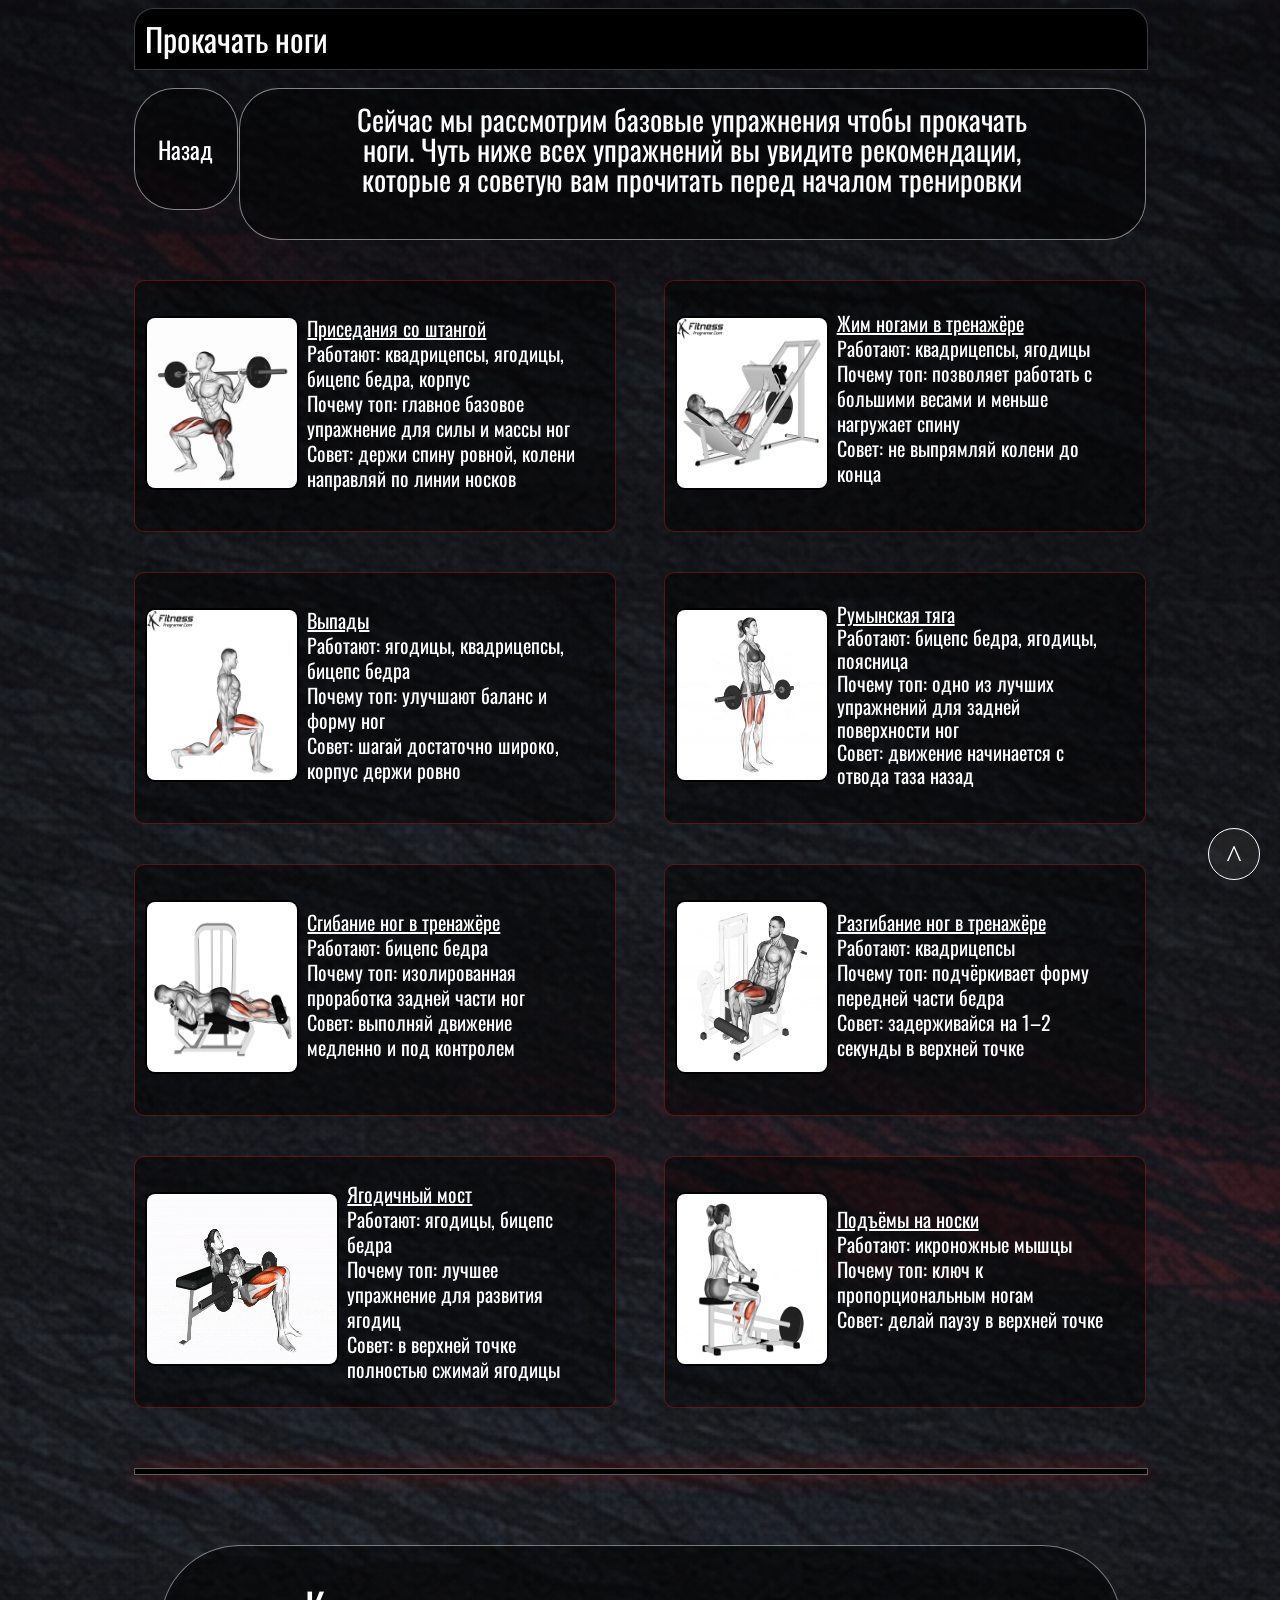
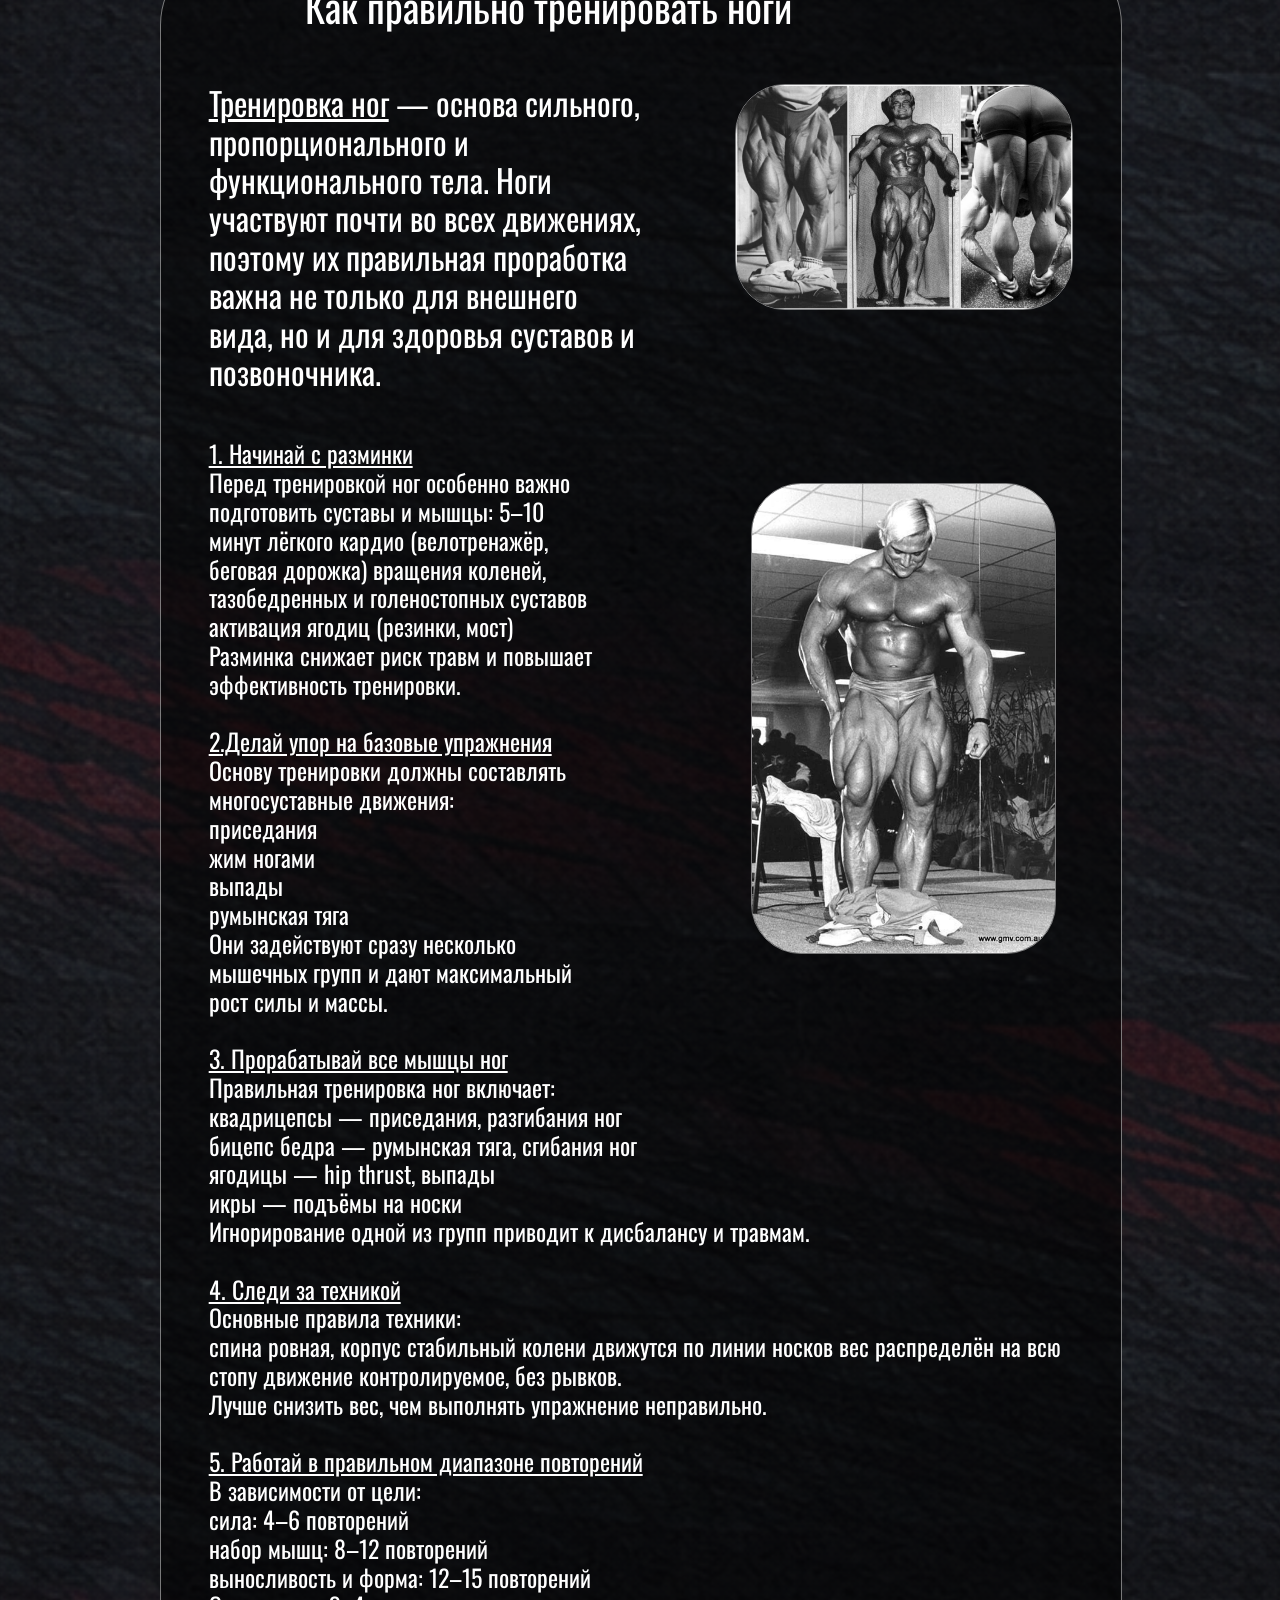
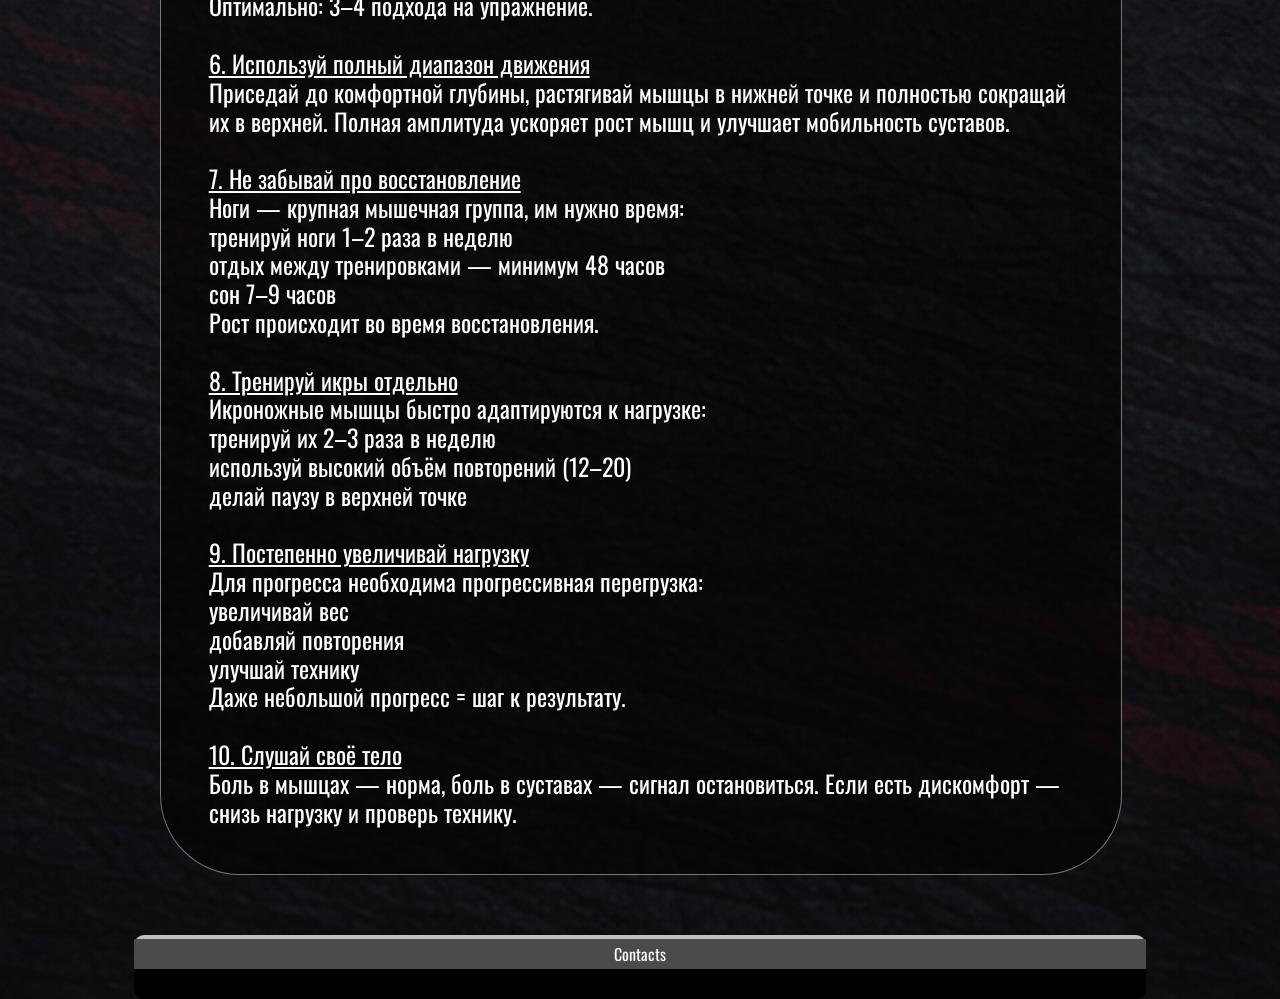
<file: legs.html>
<!DOCTYPE html>
<html lang="en">
<head>
    <meta charset="UTF-8">
    <meta name="viewport" content="width=device-width, initial-scale=1.0">
    <title>Legs</title>

    <link rel="stylesheet" href="legs.css"> 

    <link rel="preconnect" href="https://fonts.googleapis.com">
<link rel="preconnect" href="https://fonts.gstatic.com" crossorigin>
<link href="https://fonts.googleapis.com/css2?family=Oswald:wght@200..700&display=swap" rel="stylesheet">
</head>
<body>





   <div id="mini"> 





     <div id="header"><div class="home">Прокачать ноги</div></div>
   <a href="index.html"><div class="return">Назад</div></a>

   <div id="intro">
   <div id="desc"><div class="text">Сейчас мы рассмотрим базовые упражнения чтобы прокачать ноги.
Чуть ниже всех упражнений вы увидите рекомендации, которые я советую вам прочитать перед началом тренировки</div></div>
</div>



<div id="container"> 

    <a href="https://youtu.be/kFA7pk9ZZqg">
    <div id="main">
     <img src="images_legs/legs.gif"><div title="Description" class="text"><span class="legs_underline">Приседания со штангой</span> <br>
        Работают: квадрицепсы, ягодицы, бицепс бедра, корпус <br>
Почему топ: главное базовое упражнение для силы и массы ног <br>
Совет: держи спину ровной, колени направляй по линии носков</div> </div></a>



 <a href="https://youtu.be/R3VR904KSXc"></a>
<div id="main2">
   <img src="images_legs/legs2.gif" class="legs2"><div class="text"><span class="legs_underline">Жим ногами в тренажёре</span> <br>
     Работают: квадрицепсы, ягодицы <br>
Почему топ: позволяет работать с большими весами и меньше нагружает спину <br>
Совет: не выпрямляй колени до конца </div></div></a>


 <a href="https://www.youtube.com/shorts/9hx5qJEKnPM?feature=share">
    <div id="main3">
     <img src="images_legs/legs3.gif"><div title="Description" class="text"><span class="legs3_underline">Выпады</span> <br>
       Работают: ягодицы, квадрицепсы, бицепс бедра <br>
Почему топ: улучшают баланс и форму ног <br>
Совет: шагай достаточно широко, корпус держи ровно </div> </div></a>



<a href="https://www.youtube.com/shorts/GRhqo3H12Hs?feature=share"></a>
<div id="main4">
   <img src="images_legs/legs4.gif" class="legs4"><div class="text"><span class="legs4_underline">Румынская тяга</span> <br>
     Работают: бицепс бедра, ягодицы, поясница <br>
Почему топ: одно из лучших упражнений для задней поверхности ног <br>
Совет: движение начинается с отвода таза назад</div></div></a>
  


<a href="https://youtu.be/m88smzokUts">
    <div id="main5">
     <img src="images_legs/legs5.gif"><div title="Description" class="text"><span class="legs5_underline">Сгибание ног в тренажёре</span> <br>
      Работают: бицепс бедра <br>
Почему топ: изолированная проработка задней части ног <br>
Совет: выполняй движение медленно и под контролем </div> </div></a>



<a href="https://youtu.be/wW09KKXBRpU"></a>
<div id="main6">
   <img src="images_legs/legs6.gif" class="legs6"><div class="text"><span class="legs6_underline">Разгибание ног в тренажёре</span> <br>
     Работают: квадрицепсы <br>
Почему топ: подчёркивает форму передней части бедра <br>
Совет: задерживайся на 1–2 секунды в верхней точке</div></div></a>
  



<a href="https://youtu.be/U-4S9v4MCqU">
    <div id="main7">
     <img src="images_legs/legs7.gif"><div title="Description" class="text"><span class="legs7_underline">Ягодичный мост</span> <br>
      Работают: ягодицы, бицепс бедра <br>
Почему топ: лучшее упражнение для развития ягодиц <br>
Совет: в верхней точке полностью сжимай ягодицы </div> </div></a>





<a href="https://youtu.be/_bxiR-Pg85k"></a>
<div id="main8">
   <img src="images_legs/legs8.gif" class="legs8"><div class="text"><span class="legs8_underline">Подъёмы на носки</span> <br>
   Работают: икроножные мышцы <br>
Почему топ: ключ к пропорциональным ногам <br>
Совет: делай паузу в верхней точке</div></div></a>

</div>


<div class="line"></div>



<div id="container2">
<span class="title">Как правильно тренировать ноги</span> <br>

<div class="title2"><span class="underline">Тренировка ног</span> — основа сильного, пропорционального и функционального тела. Ноги участвуют почти во всех движениях, поэтому их правильная проработка важна не только для внешнего вида, но и для здоровья суставов и позвоночника.</div>

<img src="images_legs/TomPlatz.jpg" alt="" class="TomPlatz">

<div class="text">
<img src="images_legs/TomPlatz2.jpg" alt="" class="TomPlatz2">

   <div class="one-two"> 
<span class="underline">1. Начинай с разминки</span> <br>
Перед тренировкой ног особенно важно подготовить суставы и мышцы:
5–10 минут лёгкого кардио (велотренажёр, беговая дорожка)
вращения коленей, тазобедренных и голеностопных суставов
активация ягодиц (резинки, мост)
Разминка снижает риск травм и повышает эффективность тренировки. <br> <br>




<span class="underline">2.Делай упор на базовые упражнения</span> <br>

Основу тренировки должны составлять многосуставные движения: <br>
приседания <br>
жим ногами <br>
выпады <br>
румынская тяга <br>

Они задействуют сразу несколько мышечных групп и дают максимальный рост силы и массы. <br> <br>

</div>




<span class="underline">3. Прорабатывай все мышцы ног</span> <br>

Правильная тренировка ног включает: <br>
квадрицепсы — приседания, разгибания ног <br>
бицепс бедра — румынская тяга, сгибания ног <br>
ягодицы — hip thrust, выпады <br>
икры — подъёмы на носки <br>

Игнорирование одной из групп приводит к дисбалансу и травмам. <br> <br>

<span class="underline">4. Следи за техникой</span> <br>

Основные правила техники: <br>
спина ровная, корпус стабильный
колени движутся по линии носков
вес распределён на всю стопу
движение контролируемое, без рывков. <br>
Лучше снизить вес, чем выполнять упражнение неправильно. <br> <br>

<span class="underline">5. Работай в правильном диапазоне повторений</span> <br>

В зависимости от цели: <br>
сила: 4–6 повторений <br>
набор мышц: 8–12 повторений <br>
выносливость и форма: 12–15 повторений <br>
Оптимально: 3–4 подхода на упражнение. <br> <br>

<span class="underline">6. Используй полный диапазон движения</span> <br>

Приседай до комфортной глубины, растягивай мышцы в нижней точке и полностью сокращай их в верхней.
Полная амплитуда ускоряет рост мышц и улучшает мобильность суставов. <br>  <br>

<span class="underline">7. Не забывай про восстановление</span> <br>

Ноги — крупная мышечная группа, им нужно время: <br>
тренируй ноги 1–2 раза в неделю <br>
отдых между тренировками — минимум 48 часов <br>
сон 7–9 часов <br>
Рост происходит во время восстановления. <br> <br>

<span class="underline">8. Тренируй икры отдельно</span> <br>

Икроножные мышцы быстро адаптируются к нагрузке: <br>
тренируй их 2–3 раза в неделю <br>
используй высокий объём повторений (12–20) <br>
делай паузу в верхней точке <br> <br>

<span class="underline">9. Постепенно увеличивай нагрузку</span> <br>

Для прогресса необходима прогрессивная перегрузка: <br>
увеличивай вес <br>
добавляй повторения <br>
улучшай технику <br>
Даже небольшой прогресс = шаг к результату. <br>   <br>

<span class="underline">10. Слушай своё тело</span> <br>

Боль в мышцах — норма, боль в суставах — сигнал остановиться.
Если есть дискомфорт — снизь нагрузку и проверь технику.




</div> 


</div><!--container2-->








 <a href="#"><div class="return_fixed">^</div></a>
    <a href="https://www.instagram.com/fxnwtcx/"><div id="footer"> <div id="contacts">Contacts</div></a>
   
   
   
   
   
   
   
   </div>
</body>
</html>
</file>
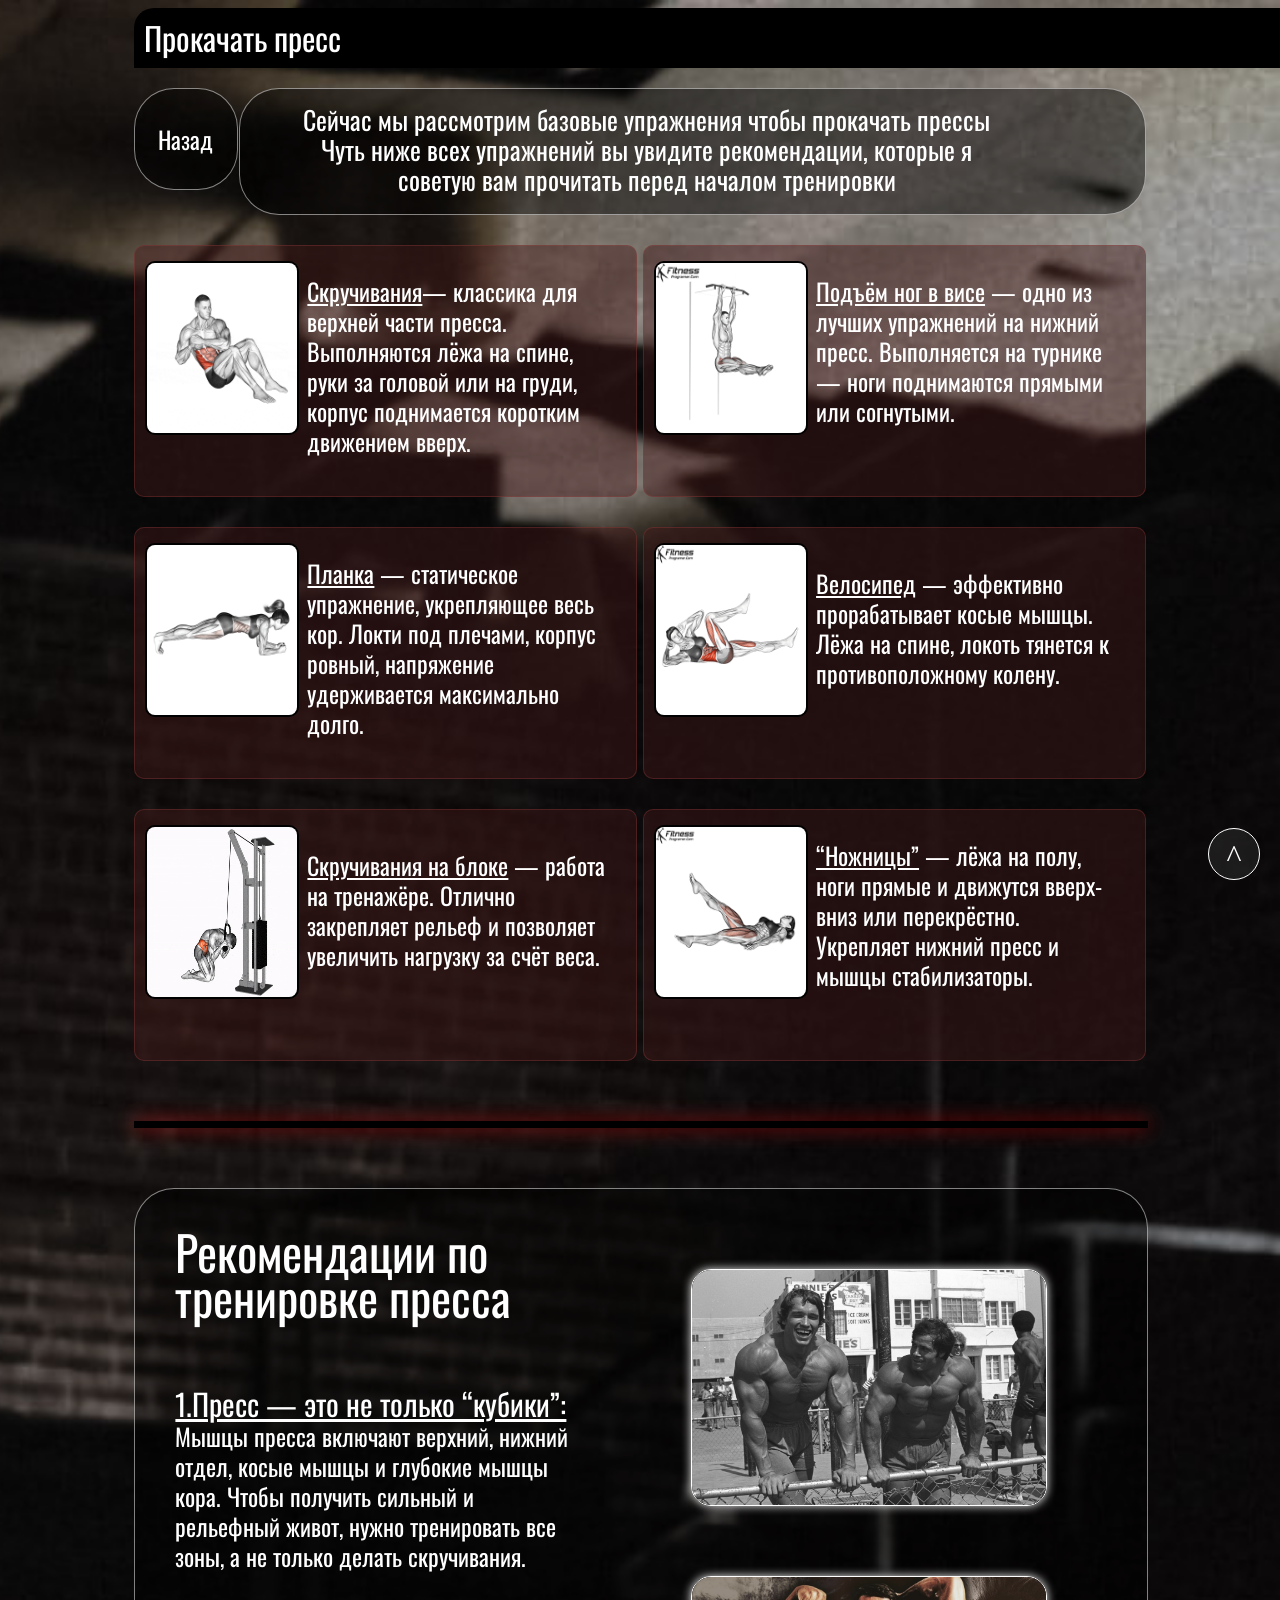
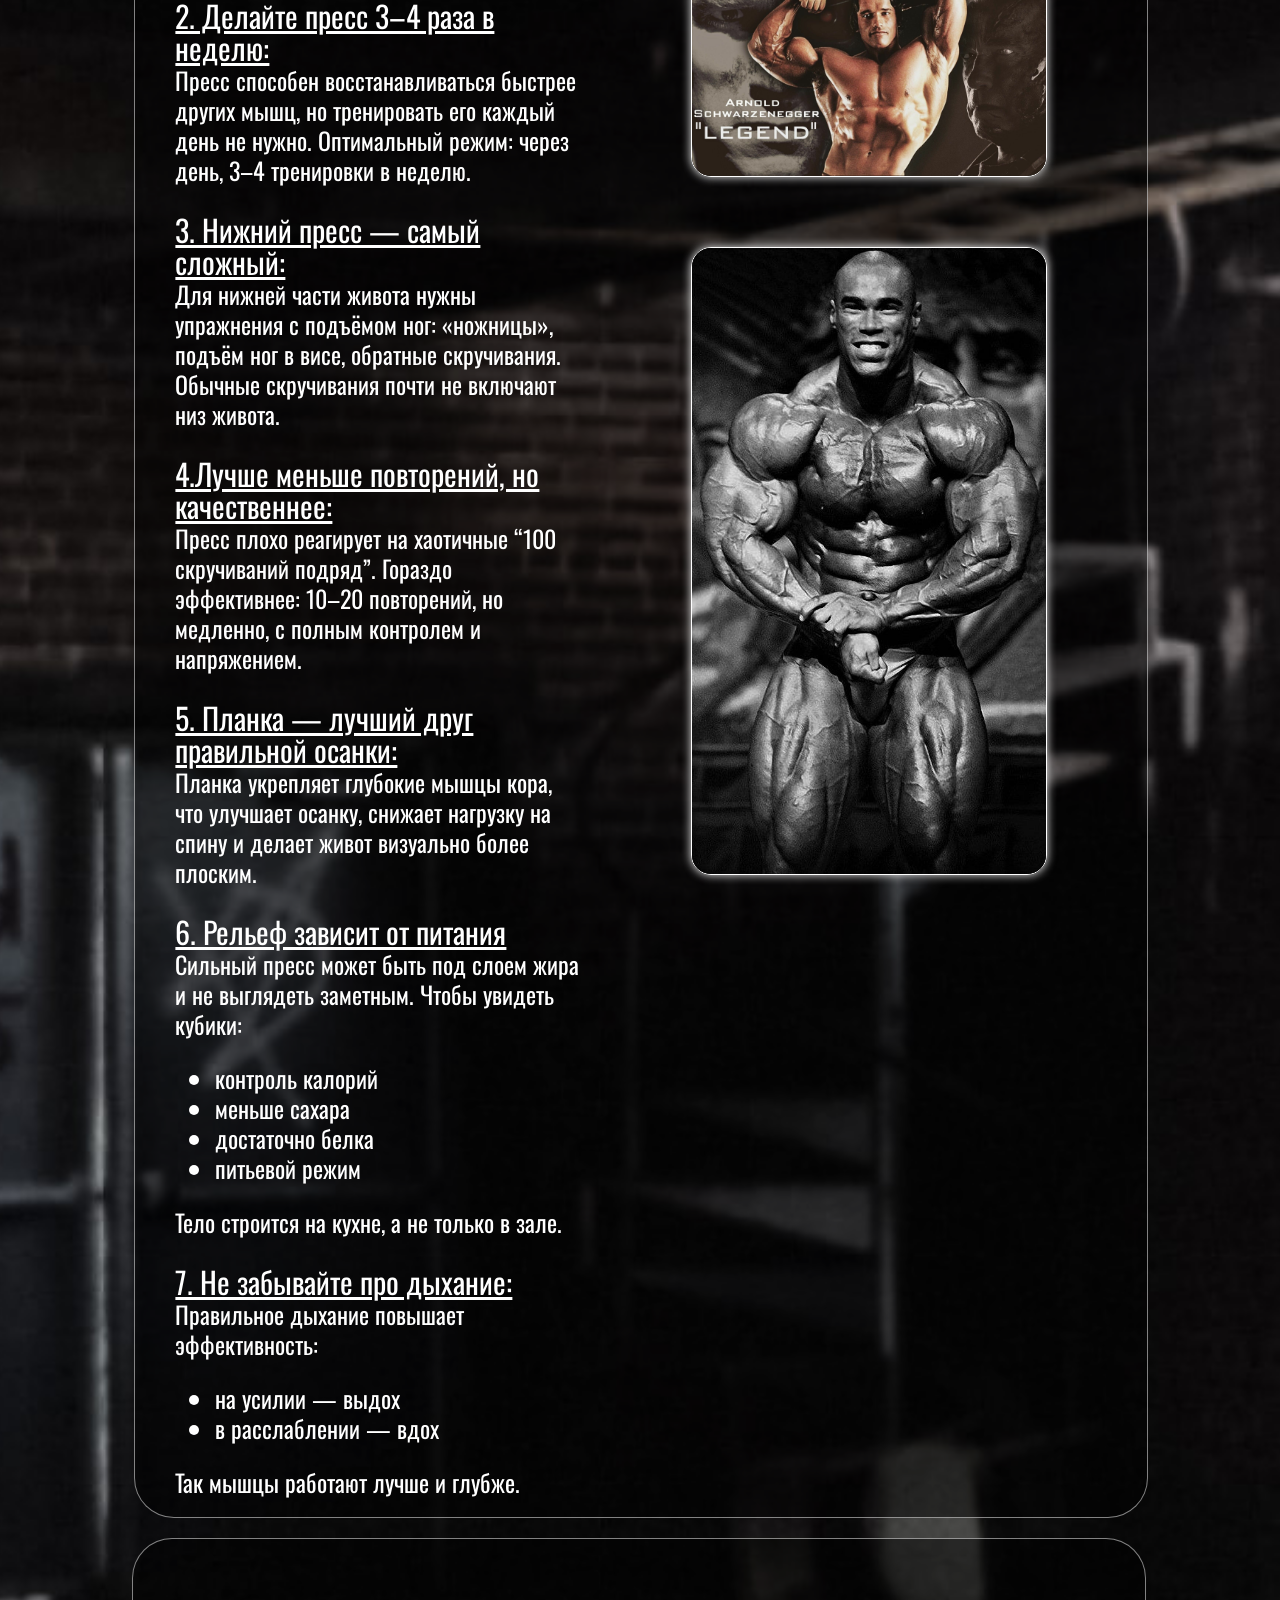
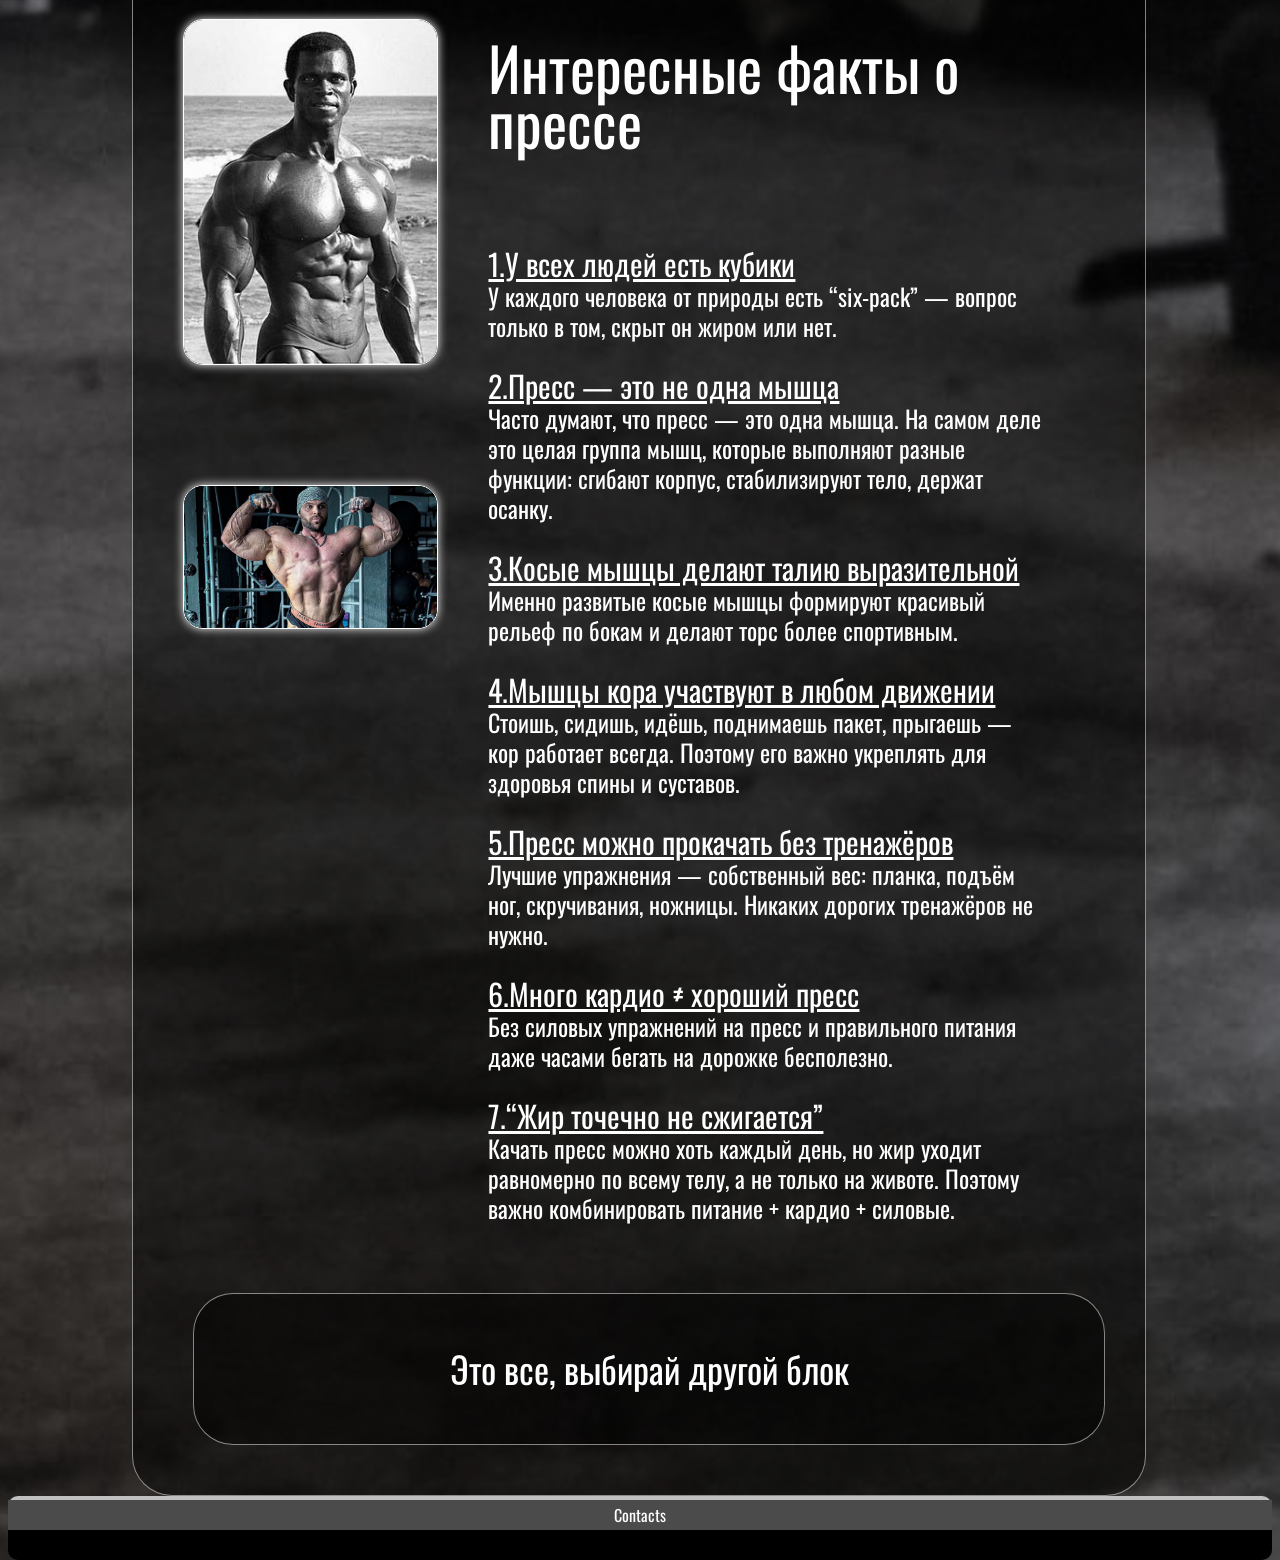
<file: press.html>
<!DOCTYPE html>
<html lang="en">
<head>
    <meta charset="UTF-8">
    <meta name="viewport" content="width=device-width, initial-scale=1.0">
    <title>Press</title>

     <link rel="stylesheet" href="press.css">
    
    <link rel="preconnect" href="https://fonts.googleapis.com">
<link rel="preconnect" href="https://fonts.gstatic.com" crossorigin>
<link href="https://fonts.googleapis.com/css2?family=Oswald:wght@200..700&display=swap" rel="stylesheet">
</head>
<body>


<div id="mini">







      <div id="header"><div class="home">Прокачать пресс</div></div>
   <a href="index.html"><div class="return">Назад</div></a>
   <div id="desc"><div class="text">Сейчас мы рассмотрим базовые упражнения чтобы прокачать прессы
Чуть ниже всех упражнений вы увидите рекомендации, которые я советую вам прочитать перед началом тренировки</div></div>
   
  
  
     



    <div id="press1">
     <img src="images_press/press1.gif"><div title="Description"><span class="press1_underline">Скручивания</span>— классика для верхней части пресса. Выполняются лёжа на спине, руки за головой или на груди, корпус поднимается коротким движением вверх.</div> </div>



     

          
    <div id="press2">
     <img src="images_press/press2.gif"><div title="Description"><span class="press2_underline">Подъём ног в висе</span> — oдно из лучших упражнений на нижний пресс. Выполняется на турнике — ноги поднимаются прямыми или согнутыми.</div> </div>




     
            
    <div id="press3">
     <img src="images_press/press3.gif"><div title="Description"><span class="press3_underline">Планка</span> — статическое упражнение, укрепляющее весь кор. Локти под плечами, корпус ровный, напряжение удерживается максимально долго.</div> </div>


    

     
             
    <div id="press4">
     <img src="images_press/press4.gif"><div title="Description"><span class="press4_underline">Велосипед</span> — эффективно прорабатывает косые мышцы. Лёжа на спине, локоть тянется к противоположному колену.</div> </div>

  

     
        
    <div id="press5">
     <img src="images_press/press5.gif"><div title="Description"><span class="press5_underline">Скручивания на блоке</span> — работа на тренажёре. Отлично закрепляет рельеф и позволяет увеличить нагрузку за счёт веса.</div> </div>




                           
    <div id="press6">
     <img src="images_press/press6.gif"><div title="Description"><span class="press6_underline">“Ножницы”</span> — лёжа на полу, ноги прямые и движутся вверх-вниз или перекрёстно. Укрепляет нижний пресс и мышцы стабилизаторы.</div> </div>


<div class="line"></div>








<div id="recommendations">
    
    <span class="recommendations_decorative">Рекомендации по тренировке пресса</span> <br><br>
    <a href="https://ru.wikipedia.org/wiki/%D0%A8%D0%B2%D0%B0%D1%80%D1%86%D0%B5%D0%BD%D0%B5%D0%B3%D0%B3%D0%B5%D1%80,_%D0%90%D1%80%D0%BD%D0%BE%D0%BB%D1%8C%D0%B4"><img src="images_press/arnold.jpg" id="arnold"></a>
    <div class="text"> <span class="text_decorative">1.Пресс — это не только “кубики”:</span> <br>
Мышцы пресса включают верхний, нижний отдел, косые мышцы и глубокие мышцы кора. Чтобы получить сильный и рельефный живот, нужно тренировать все зоны, а не только делать скручивания. <br><br>

 <span class="text_decorative">2. Делайте пресс 3–4 раза в неделю:</span><br>
Пресс способен восстанавливаться быстрее других мышц, но тренировать его каждый день не нужно. Оптимальный режим: через день, 3–4 тренировки в неделю.<br><br>

<span class="text_decorative">3. Нижний пресс — самый сложный:</span><br>
Для нижней части живота нужны упражнения с подъёмом ног: «ножницы», подъём ног в висе, обратные скручивания. Обычные скручивания почти не включают низ живота. <br><br>


<span class="text_decorative">4.Лучше меньше повторений, но качественнее:</span><br>
Пресс плохо реагирует на хаотичные “100 скручиваний подряд”. Гораздо эффективнее:
10–20 повторений, но медленно, с полным контролем и напряжением. <br><br>


 
 <span class="text_decorative">5. Планка — лучший друг правильной осанки:</span><br>
Планка укрепляет глубокие мышцы кора, что улучшает осанку, снижает нагрузку на спину и делает живот визуально более плоским.<br><br>

 <span class="text_decorative">6. Рельеф зависит от питания</span><br>
Сильный пресс может быть под слоем жира и не выглядеть заметным.
Чтобы увидеть кубики:

<ul>
<li>контроль калорий</li>
<li>меньше сахара</li>
<li>достаточно белка</li>
<li>питьевой режим</li>
</ul>
Тело строится на кухне, а не только в зале. <br><br>




 <span class="text_decorative">7. Не забывайте про дыхание:</span><br>
Правильное дыхание повышает эффективность:
<ul>
<li>на усилии — выдох</li>

<li>в расслаблении — вдох</li>
</ul>
Так мышцы работают лучше и глубже. </div>

<a href="https://ru.wikipedia.org/wiki/%D0%9B%D0%B5%D0%B2%D1%80%D0%BE%D0%BD,_%D0%9A%D0%B5%D0%B2%D0%B8%D0%BD"><img src="images_press/arnold2.jpg" id="arnold2"></a>

<a href="https://ru.wikipedia.org/wiki/%D0%9B%D0%B5%D0%B2%D1%80%D0%BE%D0%BD,_%D0%9A%D0%B5%D0%B2%D0%B8%D0%BD"><img src="images_press/kevin.jpeg" id="kevin"></a>
</div>










<div id="facts">
  <a href="https://ru.wikipedia.org/wiki/%D0%9D%D1%8E%D0%B1%D1%80%D0%B5,_%D0%A1%D0%B5%D1%80%D0%B6"><img src="images_press/serge_nubret.jpg" id="olimpia"></a>

 


<div class="text">  <span class="decorative_facts">Интересные факты о прессе</span><br><br>
    <span class="text_decorative">1.У всех людей есть кубики</span><br>
У каждого человека от природы есть “six-pack” — вопрос только в том, скрыт он жиром или нет.<br><br>


<span class="text_decorative">2.Пресс — это не одна мышца</span><br>
Часто думают, что пресс — это одна мышца. На самом деле это целая группа мышц, которые выполняют разные функции: сгибают корпус, стабилизируют тело, держат осанку.<br><br>


<span class="text_decorative">3.Косые мышцы делают талию выразительной</span><br>
Именно развитые косые мышцы формируют красивый рельеф по бокам и делают торс более спортивным.<br><br>


<span class="text_decorative">4.Мышцы кора участвуют в любом движении</span><br>
Стоишь, сидишь, идёшь, поднимаешь пакет, прыгаешь — кор работает всегда. Поэтому его важно укреплять для здоровья спины и суставов.<br><br>


<span class="text_decorative">5.Пресс можно прокачать без тренажёров</span><br>
Лучшие упражнения — собственный вес: планка, подъём ног, скручивания, ножницы. Никаких дорогих тренажёров не нужно. <br><br>


<span class="text_decorative">6.Много кардио ≠ хороший пресс</span><br>
Без силовых упражнений на пресс и правильного питания даже часами бегать на дорожке бесполезно.<br><br>


<span class="text_decorative">7.“Жир точечно не сжигается”</span><br>
Качать пресс можно хоть каждый день, но жир уходит равномерно по всему телу, а не только на животе. Поэтому важно комбинировать питание + кардио + силовые. <br><br>



</div>
<a href="https://ru.wikipedia.org/wiki/%D0%93%D1%80%D0%B8%D0%BD,_%D0%9A%D0%B0%D0%B9"><img src="images_press/mike_sommerfeld.webp" id="olimpia"></a>


<a href="index.html"><div class="the_end">Это все, выбирай другой блок</div></a>



</div>
</div>


<a href="#"><div class="return_fixed">^</div></a>




<a href="https://www.instagram.com/fxnwtcx/"><div id="footer"> <div id="contacts">Contacts</div></a>


</div>

</body>
</html>
</file>
<file: home.css>
body {
     height: auto;
    background-image: url(images/background_2.jpg);
    background-size: auto;
    background-repeat: no-repeat;
    background-position: center;
}

#header {
    position: fixed;
    width: 100%;
    height: 60px;
    text-align: center;
    background-color: black;
    border-radius: 20px 20px 0 0;
    color: white;
    margin-bottom: 0px;
    line-height: 60px;
    float: left;
     font-family: "Oswald", sans-serif;
      border: 1px solid white;

}

.home {
    height: 150px;
    float: left;
    text-align: left;
    margin-left: 10px;
     font-size: 200%;
    
}

#aboutme {
      font-family: "Oswald", sans-serif;
      float: left;
      margin-top: 0.65%;
      margin-left: 2%;
      background-color: #000000;
      color: white;
      height: 40px;
      border-radius: 10px;
      border: 1px solid rgba(99, 99, 99, 0.322);
      font-size: 100%;
}

#aboutme:hover {
    background-color: #232323;
}

/*.modal {
  display: none;  спочатку приховане 
  position: fixed;
  top: 0;
  left: 0;
  width: 20%;
  height: 50%;
  background-color: rgb(0, 0, 0);
  margin-left: 50px;
  margin-top: 50px;
  border-radius: 40px;
}

.modal-content {
  color: white;
  width: 300px;
  margin: 15% auto;
  padding: 20px;
  border-radius: 10px;
  text-align: center;
}

.close {
  float: right;
  font-size: 25px;
  cursor: pointer;
}

*/


.info-box {
  display: none;
  position: fixed;
  top: 50px;      /* нижче кнопки */
  left: 0;
  width: 250px;
  padding: 15px;
  background: rgb(0, 0, 0);
  border: 0.1px solid #ccc;
  border-radius: 0 0 40px 40px;
  box-shadow: 0 5px 15px rgba(0,0,0,0.2);
  margin-left: 50px;
  margin-top: 25px;
  z-index: 9999;
}

.closeBtn {
  float: right;
  cursor: pointer;
  border-radius: 10px;
  background-color: #ffffff64;

}

.closeBtn:hover {
  background-color: #ffffff99;
  transform: translateY(-2px);
}


#contacts_header {
      font-family: "Oswald", sans-serif;
      float: left;
      margin-top: 0.65%;
      margin-left: 1%;
      background-color: #000000;
      color: white;
      height: 40px;
      border-radius: 10px;
      border: 1px solid rgba(99, 99, 99, 0.322);
      font-size: 100%;
}

#contacts_header:hover {
    background-color: #232323;
}

#my_github {
      font-family: "Oswald", sans-serif;
      float: left;
      margin-top: 0.65%;
      margin-left: 1%;
      background-color: #000000;
      color: white;
      height: 40px;
      border-radius: 10px;
      border: 1px solid rgba(99, 99, 99, 0.322);
      font-size: 100%;
}

#my_github:hover {
    background-color: #232323;
}


#home_podheader {
    width: 70%;
    height: 190px;
    text-align: left;
    background-color: lab(0% 0 0 / 0.450);
    border-radius: 20px 0px 0px 20px;
    float: left;
    margin-top: 80px;
    font-family: "Oswald", sans-serif;
    color: white;
    line-height:30px ;
    padding-left: 15px;
    padding-bottom: 15px;
    padding-right: 15px;
    padding-top: 15px;
     animation: podheader 1s ease forwards;
    font-size: 150%;
    border: 1px solid rgba(255, 255, 255, 0.322);

    
}

#home_podheader .text {
    width: 100%;
    line-height: 30px;
   
}



@keyframes podheader {
    from{
        opacity: 0;
    }
    to {
        opacity: 1;
    }
}
/* home_podheader */
@media (max-width: 1350px) {
 #home_podheader  {
  height: auto;
    
  }
}


#container_my_tg {
    width: 25%;
    height: 190px;
    text-align: left;
    background-color: lab(0% 0 0 / 0.450);
    border-radius: 0px 20px 20px 0px;
    float: left;
    margin-top: 80px;
    margin-left: 0.5%;
    font-family: "Oswald", sans-serif;
    color: white;
    line-height:30px ;
    padding-left: 15px;
    padding-bottom: 15px;
    padding-right: 15px;
    padding-top: 15px;
     animation: podheader 1s ease forwards;
    font-size: 150%;
    border: 1px solid rgba(255, 255, 255, 0.322);

    
}

#container_my_tg .text {
    width: 100%;
    line-height: 30px;
   margin-top: 30px;
}


#home_podheader .hand {
 text-decoration: underline;

}

#home_podheader .press {
 text-decoration: underline;

}

#home_podheader .chest {
 text-decoration: underline;

}

#home_podheader .back {
 text-decoration: underline;

}

#home_podheader .legs {
 text-decoration: underline;

}

#hand {
    width: 19.5%;
    height: 300px;
    text-align: center;
    background-color: lab(0% 0 0 / 0.450);
    border-radius: 20px 20px 20px 20px;
    float: left;
    margin-top: 10px;
    font-family: "Oswald", sans-serif;
    color: white;
    animation: podheader 1.5s ease forwards;
    font-size: 150%;
    border: 1px solid rgba(255, 255, 255, 0.322);
    transition: transform 0.3s ease;

}
#hand:hover {
     transform:translateY(-5px);
     box-shadow: 0 4px 10px 2px rgba(255, 255, 255, 0.267);
}

#hand img {
    width: 200px;
    height: auto;
    border-radius: 20px 20px 20px 20px;
    float: left;
    margin-left: 45px;
    margin-top: 25px;

   
}

#hand .text {
   margin-top: 25px;
   
}
/* hand */
@media (max-width: 1350px) {
 #hand img  {
 width: 70%;
    height:auto;
   margin-left: 15%;
   
  }
}
@media (max-width: 1350px) {
 #hand   {
 width: 18%;
    
  }
}
@media (max-width: 1000px) {
 #hand  {
    height: auto;
    padding-bottom: 5%;
    font-size: 100%;
  }
}







#press {
    width: 19.5%;
    height: 300px;
    text-align: center;
    background-color: lab(0% 0 0 / 0.450);
    border-radius: 20px 20px 20px 20px;
    float: left;
    margin-top: 10px;
    margin-left: 5px;
    font-family: "Oswald", sans-serif;
    color: white;
   
     animation: podheader 2.5s ease forwards;
    font-size: 150%;
    border: 1px solid rgba(255, 255, 255, 0.322);
    transition: transform 0.3s ease;

}

#press:hover{
     transform:translateY(-5px);
     box-shadow: 0 4px 10px 2px rgba(255, 255, 255, 0.267);
}

#press img {
   width: 200px;
    height: 185px;
    border-radius: 20px 20px 20px 20px;
    float: left;
    margin-left: 45px;
    margin-top: 25px;
   
}

#press .text {
   margin-top: 25px;
   
}
/* press */
@media (max-width: 1350px) {
 #press img  {
 width: 70%;
    height:auto;
   margin-left: 15%;
   
  }
}
@media (max-width: 1350px) {
 #press   {
 width: 18%;
  
   
  }
}
@media (max-width: 1000px) {
 #press  {
    height: auto;
    padding-bottom: 6.5%;
    font-size: 100%;
  }
}






#chest {
    width: 19.5%;
    height: 300px;
    text-align: center;
    background-color: lab(0% 0 0 / 0.450);
    border-radius: 20px 20px 20px 20px;
    float: left;
    margin-top: 10px;
    margin-left: 5px;
    font-family: "Oswald", sans-serif;
    color: white;
     animation: podheader 3.5s ease forwards;
    font-size: 150%;
    border: 1px solid rgba(255, 255, 255, 0.322);
    transition: transform 0.3s ease;

}

#chest:hover {
     transform:translateY(-5px);
     box-shadow: 0 4px 10px 2px rgba(255, 255, 255, 0.267);
}

#chest img {
    width: 200px;
    height: 185px;
    border-radius: 20px 20px 20px 20px;
    float: left;
    margin-left: 45px;
    margin-top: 25px;

   
}

#chest .text {
   margin-top: 25px;
   
}
/* chest */
@media (max-width: 1350px) {
 #chest img  {
 width: 70%;
    height:auto;
   margin-left: 15%;
   
  }
}
@media (max-width: 1350px) {
 #chest   {
 width: 18%
   
  }
}
@media (max-width: 1000px) {
 #chest  {
    height: auto;
    padding-bottom: 8.5%;
    font-size: 100%;
  }
}


#back {
    width: 19.5%;
    height: 300px;
    text-align: center;
    background-color: lab(0% 0 0 / 0.450);
    border-radius: 20px 20px 20px 20px;
    float: left;
    margin-top: 10px;
    margin-left: 5px;
    font-family: "Oswald", sans-serif;
    color: white;
   
     animation: podheader 4.5s ease forwards;
    font-size: 150%;
    border: 1px solid rgba(255, 255, 255, 0.322);
    transition: transform 0.3s ease;

}

#back:hover {
     transform:translateY(-5px);
     box-shadow: 0 4px 10px 2px rgba(255, 255, 255, 0.267);
}


#back img {
    width: 200px;
    height: 185px;
    border-radius: 20px 20px 20px 20px;
    float: left;
    margin-left: 45px;
    margin-top: 25px;

   
}

#back .text {
   margin-top: 25px;
   
}
/* back */
@media (max-width: 1350px) {
 #back img  {
 width: 70%;
    height:auto;
   margin-left: 15%;
   
  }
}
@media (max-width: 1350px) {
 #back   {
 width: 18%;
   
  }
}
@media (max-width: 1000px) {
 #back  {
    height: auto;
    padding-bottom: 8.5%;
    font-size: 100%;
  }
}




#legs {
    width: 19.5%;
    height: 300px;
    text-align: center;
    background-color: lab(0% 0 0 / 0.450);
    border-radius: 20px 20px 20px 20px;
    float: left;
    margin-top: 10px;
    margin-left: 5px;
    font-family: "Oswald", sans-serif;
    color: white;
  
     animation: podheader 5.5s ease forwards;
    font-size: 150%;
    border: 1px solid rgba(255, 255, 255, 0.322);
    transition: transform 0.3s ease;

}

#legs:hover {
     transform:translateY(-5px);
     box-shadow: 0 4px 10px 2px rgba(255, 255, 255, 0.267);
}

#legs img {
    width: 200px;
    height: 185px;
    border-radius: 20px 20px 20px 20px;
    float: left;
    margin-left: 45px;
    margin-top: 25px;

   
}

#legs .text {
   margin-top: 25px;
   
}
/* legs */
@media (max-width: 1350px) {
 #legs   {
 width: 18%;
   
  
   
  }
}
@media (max-width: 1350px) {
 #legs img  {
 width: 70%;
    height:auto;
   margin-left: 15%;
   
  }
}
@media (max-width: 1000px) {
 #legs  {
    height: auto;
    padding-bottom: 5%;
    font-size: 100%;
  }
}











#why_us {
    width: 100%;
    height: auto;
    text-align: center;
    background-color: rgba(0, 0, 0, 0.44);
    color: white;
    float: left;
     font-family: "Oswald", sans-serif;
     margin-top: 10px; 
     font-size: 150%;
     border-radius: 40px;
}



/*#why_us h1 {
     margin-top: 30px;
     text-align: center;
    font-size: 250%;
    
}

#why_us .text {
   text-align: left;
   float: left;
} */

/*#why_us .mini_container { 
    width: 96%;
    height: 5%;
    text-align: center;
    background-color: transparent;
    float: left;
     font-family: "Oswald", sans-serif;
     margin-top: 30px; 
    margin-left: 2%;
    border: 1px solid rgba(255, 255, 255, 0.322);
    border-radius: 40px;
    box-shadow: 0px 0px 2px 2px rgba(255, 255, 255, 0.322);
    
}*/

#why_us .title_underline {
    text-decoration: underline;
    font-size: 150%;
}

#why_us .mini_container2 {
    width: 50%;
    height: auto;
    background-color: transparent;
    float: left;
     font-family: "Oswald", sans-serif;
     margin-top: 2%; 
    margin-left: 2%;
    border: 1px solid rgba(255, 255, 255, 0.322);
    border-radius: 40px;
    box-shadow: 0px 0px 1px 1px rgba(255, 255, 255, 0.322);
    border: 0.5px solid rgba(255, 255, 255, 0.322);
    text-align: left;
    padding-left: 30px;
    padding-top: 20px;
    padding-right: 20px;
    padding-bottom: 20px;
    margin-bottom: 30px;
}
@media (max-width: 1350px) {
 #why_us .mini_container2  {
 width: 45%;
    
  }
}


#why_us .mini_container3 img {
 width: 42%;
 height: auto;
  float: left;
  margin-top: 2%;
  margin-left: 2%;
  filter: drop-shadow(0px 0px 0.5px white);
  animation: glow 2.5s ease-in-out infinite;
}

@keyframes glow {
  0% { filter: drop-shadow(0 0 5px rgba(255, 253, 253, 0.299)); }
  50% { filter: drop-shadow(0 0 10px rgba(255, 255, 255, 0.35)); }
  100% { filter: drop-shadow(0 0 5px rgba(255, 255, 255, 0.299)); }
}




#why_us .technique {
    width: 42%;
    height: 100px;
    background-color: transparent;
    float: left;
     font-family: "Oswald", sans-serif;
     margin-top: 2%; 
    margin-left: 2%;
    border: 0.5px solid rgba(255, 255, 255, 0.322);
    border-radius: 10px;
    line-height: 100px;
    font-size: 130%;
  
}
@media (max-width: 750px) {
 #why_us .technique  {
font-size: 100%;
    
  }
}

#why_us .working_exercises {
      width: 42%;
    height: 100px;
    background-color: transparent;
    float: left;
     font-family: "Oswald", sans-serif;
     margin-top: 1%; 
    margin-left: 2%;
    border: 1px solid rgba(255, 255, 255, 0.322);
    border-radius: 10px;
    text-align: center;
   font-size: 130%;
line-height: 100px;
}
@media (max-width: 750px) {
#why_us .working_exercises  {
font-size: 100%;
    
  }
}


#why_us .real_result {
      width: 42%;
    height: 100px;
    background-color: transparent;
    float: left;
     font-family: "Oswald", sans-serif;
     margin-top: 1%; 
    margin-left: 2%;
    border: 1px solid rgba(255, 255, 255, 0.322);
    border-radius: 10px;
    text-align: center;
   font-size: 130%;
   line-height: 100px;
}
@media (max-width: 750px) {
#why_us .real_result  {
font-size: 100%;
    
  }
}








@import url("https://fonts.googleapis.com/css2?family=Oswald:wght@200..700&display=swap");

svg {
    font-family: "Oswald", sans-serif;
    width: 53.5%;
    height: auto;
    border-radius: 40px;
    background-color: rgba(0, 0, 0, 0.322);
    border: 1px solid rgba(255, 255, 255, 0.322);
    float: left;
    margin-left: 2%;
    margin-top: 2%;

}

svg text {
    animation: stroke 5s infinite alternate;
    stroke-width: 2;
    stroke: #000000;
    font-size: 300%;
}

@keyframes stroke {
    0% {
        fill: rgba(72,138,204,0);
        stroke: rgb(255, 255, 255);
        stroke-dashoffset: 25%;
        stroke-dasharray: 0 50%;
        stroke-width: 2;
    }
    70% {
        fill: rgba(72,138,204,0);
        stroke: rgb(255, 255, 255);
    }
    80% {
        fill: rgba(72,138,204,0);
        stroke: rgb(255, 255, 255);
        stroke-width: 3;
    }
    100% {
        fill: rgb(255, 251, 251);
        stroke: rgba(0, 0, 0, 0);
        stroke-dashoffset: -25%;
        stroke-dasharray: 50% 0;
        stroke-width: 0;
    }
}


#why_us #box_menu {
    width: 40%;
    height: auto;
    display: flex;
    margin-top: 4%;
    margin-left: auto ;
    margin-right: auto;
     font-family: "Oswald", sans-serif;
    border: 1px solid rgba(0, 0, 0, 0.399);
    border-radius:10px;
    padding: 10px;
}
#box_menu .menu_item1 {
 border-right:  1px solid rgba(0, 0, 0, 0.405);
 padding-right: 40px;
 padding-left: 40px;
 cursor: pointer;
}

#box_menu .menu_item1:hover {
    color: rgb(255, 255, 255);
    text-shadow: 0 0 5px rgba(255, 255, 255, 0.322);

    transition: transform 0.3s ease;
    background-color: rgba(0, 0, 0, 0.201);
    border-radius: 10px;
}

@media (max-width: 1150px) {
 #box_menu .menu_item1 {
font-size: 70%;
padding-right: 40px;
 padding-left: 40px;
 padding-top: 5%;
  }
}


#box_menu .menu_item2 {
 border-right:  1px solid rgba(0, 0, 0, 0.401);
 padding-right: 40px;
 padding-left: 40px;
 cursor: pointer;
}
#box_menu .menu_item2:hover {
    color: rgb(255, 255, 255);
    text-shadow: 0 0 5px rgba(255, 255, 255, 0.322);

    transition: transform 0.3s ease;
    background-color: rgba(0, 0, 0, 0.201);
    border-radius: 10px;
}

@media (max-width: 1150px) {
 #box_menu .menu_item2 {
font-size: 70%;
padding-right: 40px;
 padding-left: 40px;
 padding-top: 5%;
  }
}

#box_menu .menu_item3 {
 cursor: pointer;
 padding-right: 40px;
 padding-left: 40px;
 padding-top: 15%;
 padding-bottom: 20px;
 
}
#box_menu .menu_item3:hover {
    color: rgb(255, 255, 255);
    text-shadow: 0 0 5px rgba(255, 255, 255, 0.322);
    transition: transform 0.3s ease;
    background-color: rgba(0, 0, 0, 0.201);
    border-radius: 10px;

}
@media (max-width: 1150px) {
 #box_menu .menu_item3 {
font-size: 70%;
 padding-right: 40px;
 padding-left: 40px;
  }
}









#container_menu {
  display: none;
  position: absolute;
  width: 13%;
  padding: 15px;
  background: rgba(0, 0, 0, 0.596);
  border: 0.1px solid #71717178;
  border-radius: 0px 0px 40px 40px;
  box-shadow: 0 5px 15px rgba(0,0,0,0.2);
  margin-left: 56.5%;
  margin-top: 0.1%;
  z-index: 9999;
}

#container_menu .closeButton {
  float: right;
  height: 25px;
   width: 30px;
  display: flex;
  justify-content: center;
  cursor: pointer;
  border-top: 1px solid rgba(104, 104, 104, 0.599);
  border-bottom: 1px solid rgba(0, 0, 0, 0.663);
  border-radius: 10px;
  background-color: #ffffff64;
  color: black;
  line-height: 25px;
  

}

.closeButton:hover {
  background-color: #ffffffa6;
  
}

#weight, #reps, #resultat {
  width: 100%;
  height: 25px;
  margin-top: 5px;
  border: none;
  border-radius: 5px;
  background-color: rgba(0, 110, 255, 0.285);
  color: white;
} 


#container_menu button {
  
  height: 30px;
  
  border: 0.1px solid rgba(255, 255, 255, 0.322);
  border-radius: 5px;
  background-color: #007bff44;
  color: rgba(255, 255, 255, 0.808);
  
  cursor: pointer;
}





/* #weight::placeholder, #reps::placeholder, #resultat::placeholder {
  color: white;
  opacity: 0.7;
  text-align: center;
} */






#container_menu2 {
  position: absolute;
  z-index: 9999;
  display: none;
  flex-direction: column;
  width: 15.6%;
  padding: 15px;
  background: rgba(0, 0, 0, 0.596);
  height: auto;
  margin-left: 71.5%;
  border: 0.1px solid rgba(255, 255, 255, 0.17);
  border-radius: 0px 0px 40px 40px;
}





.sex_ {
  display: block;
  
  width: 100%;
  font-size: 70%;
  color: rgba(255, 255, 255, 0.566);
}








#activities {

  display: none;
  flex-direction: column;
  
  text-align: left;
    width: 100%;
    background-color:#007bff1c;
    color: rgba(255, 255, 255, 0.368);
    border: 0.1px solid rgba(255, 255, 255, 0.322);
    font-family: "Oswald", sans-serif;
    font-size: 65%;
    border-radius: 5px;
    padding-left: 1%;
    margin-bottom: 5%;
}


.closeButton2_activities {
  width: 12.6%;
  display: flex;
  justify-content: center;
  margin-left: 87.2%;
  cursor: pointer;
  border: none;
  border-radius: 0 4px 0 10px;
  background-color: #ffffff64;
}

.closeButton2_activities:hover {
  background-color: #ffffff99;
  ;
} 


.sitting_life_label, .lite_active_label, .average_active_label, .highly_active_label, .extrime_active_label {
  width: 100%;
  position: relative;
  border-bottom: 0.1px solid rgba(255, 255, 255, 0.322);
  border-radius: 5px;
  padding-bottom: 3px;
  color: white;
  
}


  

.close_button_box {
  width: 100%;
  display: flex;
  justify-content: end;

  cursor: pointer;
  border-radius: 10px;
  
}


.closeButton2 {
  width: 30px;
  display: flex;
  justify-content: center;
  cursor: pointer;
  border-radius: 10px;
  background-color: #ffffff64;
}

#age {
  width: 100%;
  height: 25px;
  margin-top: 5px;
  border: none;
  border-radius: 5px;
  background-color: rgba(0, 110, 255, 0.285);
  color: white;
  
}

#weight2 {
  width: 100%;
  height: 25px;
  margin-top: 5px;
  border: none;
  border-radius: 5px;
  background-color: rgba(0, 110, 255, 0.285);
  color: white;
  
}

#height {
  width: 100%;
  height: 25px;
  margin-top: 5px;
  border: none;
  border-radius: 5px;
  background-color: rgba(0, 110, 255, 0.285);
  color: white;
  
}


#container_menu2 .resultat_button {
  width: 100%;
  height: 30px;
  margin-top: 2px;
  border: 0.1px solid rgba(255, 255, 255, 0.322);
  border-radius: 5px;
  background-color: #007bff44;
  color: rgba(255, 255, 255, 0.808);
  
  cursor: pointer;
}


#resultat2 {
  width: 100%;
  height: 25px;
  margin-top: 5px;
  border: none;
  border-radius: 5px;
  background-color: rgba(0, 110, 255, 0.285);
  color: white;
}

.openButton2 {
  padding-left: 5px; ;
  display: block;
  text-align: start;
  width: 100%;
  height: 30px;
  margin-top: 5%;
  border: none;
  border-radius: 5px;
  background-color: #007bff48;
  color: rgb(111, 111, 111);
  font-size: 65%;
  cursor: pointer;
  border-radius: 5px;
  line-height: 30px;
  font-weight: light;
}


.openButton2:hover {
    background-color: #007bff58;
    color: rgba(255, 255, 255, 0.749);
    
    
}






.closeButton_target {
  width: 12.4%;
  display: flex;
  justify-content: center;
  border: none;
  cursor: pointer;
  border-radius: 0 4px 0 10px;
  background-color: #ffffff64;
  margin-left: 87.4%;
}

#target {
 
    width: 100%;
    height: 30px;
    line-height: 30px;
    text-align: start;
    background-color: #007bff48;
    color: rgba(111, 111, 111);
    float: left;
    padding-left: 2.5%;
     font-family: "Oswald", sans-serif;
     margin-top: 2%;
     font-size: 70%;
     
     border-radius: 5px;
}

#target:hover {
    background-color: #007bff58;
    color: rgba(255, 255, 255, 0.749);
   
    
}




#target_box {

  display: none;
  flex-direction: column;
  text-align: left;
    width: 100%;
    background-color: #007bff1c;
    color: white;
    border: 0.1px solid rgba(255, 255, 255, 0.322);
    font-family: "Oswald", sans-serif;
    font-size: 70%;
    border-radius: 5px;
    padding-left: 1%;
    margin-bottom: 5%;
    
}

.mass_support_label, .weight_loss_label, .muscle_mass_label {
  width: 100%;
  position: relative;
  border-bottom: 0.1px solid rgba(255, 255, 255, 0.322);
  border-radius: 5px;
  padding-bottom: 3px;
  color: white;
  
}








.container_BMI {
   position: absolute;
  z-index: 9999;
  display: none;
  flex-direction: column;
  width: 15.6%;
  padding: 15px;
  background: rgba(0, 0, 0, 0.596);
  height: auto;
  margin-left: 79.8%;
  border: 0.1px solid rgba(255, 255, 255, 0.17);
  border-radius: 0px 0px 40px 40px;
  }

.closeButton_BMI {
 width: 30px;
  display: flex;
  justify-content: center;
  cursor: pointer;
  border-radius: 10px;
  background-color: #ffffff64;
}
.close_button_box_BMI {
  width: 100%;
  display: flex;
  justify-content: end;

  cursor: pointer;
  border-radius: 10px;
  margin-bottom: 5px;
  
}
#weight_BMI {
  width: 48%;
  margin-right: 2%;
  border: 0.1px solid rgba(0, 0, 0, 0.322);
  border-radius: 5px;
  background-color: rgba(0, 110, 255, 0.285);
  color: white;

padding-left: 3%;
}

#weight_BMI::placeholder, #height_BMI::placeholder {
  font-size: 82%;
}

#height_BMI {

  width: 48%;
  margin-left: 2%;
  border: 0.1px solid rgba(0, 0, 0, 0.322);
  border-radius: 5px;
  color: white;
  background-color: rgba(0, 110, 255, 0.285);
  padding-left: 3%;
}

.inputs_BMI {
  width: 100%;
  height: 25px;
  border: none;
  border-radius: 5px;
  
  color: rgb(211, 211, 211);
  display: flex;
  margin-bottom: 5px;
}

.resultat_BMI_button {
  width: 100%;
  height: 25px;
  border: 0.1px solid rgba(62, 62, 62, 0.322);
  border-radius: 5px;
  background-color: #208cff9a;
  color: rgb(209, 209, 209);
  
  cursor: pointer;
}

#resultat_BMI {
  width: 98%;
  height: 25px;
  margin-top: 5px;
  border: none;
  border-radius: 5px;
  background-color: rgba(0, 110, 255, 0.285);
  color: white;
  padding-left: 3%;
}

#resultat_BMI2 {
  width: 98%;
  height: 25px;
  margin-top: 5px;
  border: none;
  border-radius: 5px;
  background-color: rgba(0, 110, 255, 0.285);
  color: white;
  padding-left: 3%;
}




















#why_us .arnold_bottom {
    width: 42%;
    height: auto;
    border-radius: 40px;
    margin-top: 2%;
    margin-left: 2%;
    float: left;
    border: 1px solid rgba(255, 255, 255, 0.322);
}




.return_fixed {
    position: fixed;
    width: 50px;
    border: 1px solid white;
    height: 50px;
    border-radius: 50px;
    float: left;
    bottom: 20px;
    right: 20px;
    background-color: lab(21.25% 0 0 / 0.45);
    color: white;
    font-size: 200%;
    text-align: center;
    line-height: 55px;
    animation: return_fixed 1s ease forwards;
    transition: transform 0.3s ease;
}
 .return_fixed:hover {
     transform:translateY(-5px);
     box-shadow: 0 4px 10px 2px rgba(255, 255, 255, 0.267);
}
@keyframes return_fixed {
    from{
        opacity: 0;
    }
    to {
        opacity: 1;
    }
}





#footer {
     width: 100%;
    height: 60px;
    text-align: center;
    background-color: black;
    border-radius: 10px;
    color: white;
    margin-top:30px;
    line-height: 60px;
    border-top: 4px solid silver;
    float:left;
     font-family: "Oswald", sans-serif;
     
}

#contacts {
    width: 100%;
    height: 30px;
    text-align: center;
    background-color: rgb(75, 75, 75);
    color: white;
    line-height: 30px;
    float: left;
     font-family: "Oswald", sans-serif;
     margin-top: auto;
}

#contacts:hover {
    background-color: rgb(105, 105, 105);
}
</file>
<file: chest.css>
body {
    height: auto;
    background-image: url(images_chest/backgrond.png);
    background-size: cover;
    background-repeat: no-repeat;
    background-position: center;

    
}

#mini {
   width: 80%;
    float: left;
    margin-left: 10%;
}





#header {
    position: fixed;
    width: 100%;
    height: 60px;
    text-align: center;
    background-color: black;
    border-radius: 20px 20px 0 0;
    color: white;
    margin-bottom: 0px;
    line-height: 60px;
    float: left;
     font-family: "Oswald", sans-serif;

}

.home {
    height: 150px;
    float: left;
    text-align: left;
    margin-left: 10px;
     font-size: 200%;
}

.return {
    width: 10%;
    height: 100px;
    background-color:lab(0% 0 0 / 0.450);
    border-radius: 40px;
    margin-top: 80px;
    margin-left: auto;
    float: left;
    text-align: center;
    font-size: 150%;
    line-height: 100px;
    font-family: "Oswald", sans-serif;
    color:white ;
    border: 1px solid rgba(255, 255, 255, 0.5);
     animation: return 1s ease forwards;
      transition: transform 0.3s ease;
}


.return:hover {
     transform:translateY(-5px);
     box-shadow: 0 4px 10px 2px rgba(255, 255, 255, 0.267);
}

@keyframes return {
    from{
        opacity: 0;
    }
    to {
        opacity: 1;
    }
}


#desc {
    width: 89.5%;
    height: 100px;
    background-color:lab(0% 0 0 / 0.450);
    border-radius: 40px;
    margin-top: 80px;
    float: right;
    text-align: center;
    font-size: 180%;
    line-height: 30px;
    font-family: "Oswald", sans-serif;
    color:white ;
    border: 1px solid rgba(255, 255, 255, 0.5);
}
#desc .text {
   width: 90%;
margin-top: 1.8%;
margin-left: 5%;
font-size: 90%;
}
@media (max-width: 1350px) {
#desc  {
height: auto;
    padding-bottom: 2%;
  }
}
@media (max-width: 1350px) {
#desc .text  {
height: auto;
    width: 90%;
  }
}



 #chest1 {
    width: 49.5%;
    height: 200px ;
    background-color: lab(19.3% -5.01 27.32 / 0.45);
    text-align: center;
    line-height: 200px;
    border-radius: 10px;
    float: left;
    margin-top: 30px;
    transition: transform 0.3s ease;
    animation: chest1 1s ease forwards;
    border: 1px solid rgba(238, 241, 40, 0.329);
}
@keyframes chest1 {
    from{
        opacity: 0;
    }
    to {
        opacity: 1;
    }
}
#chest1 img {
    height:170px ;
    width: 150px;
    float: left;
    margin-top: 15px;
    margin-left: 10px;

    border-radius: 10px;
    border: 2px solid black;
}
#chest1 div {
     width: 410px;
     line-height: 30px;
     float: left;
     text-align: left;
     margin-top: 6%;
     margin-left: 8px;
     color: white;
      font-family: "Oswald", sans-serif;
      font-size: 150%;     
}
#chest1:hover {
     transform:translateY(-5px);
     box-shadow: 0 4px 10px 2px rgba(255, 255, 255, 0.267);  
}
.chest1_underline {
    text-decoration: underline;
}
@media (max-width: 1350px) {
#chest1 {
width: 30%;
height: 200px;
margin-left: 19.5%;

  }
}
@media (max-width: 1200px) {
#chest1 {
width: 30%;
height: 250px;
margin-left: 19.5%;
  }
}
@media (max-width: 900px) {
#chest1 {
width: 30%;
height: 340px;
margin-left: 19.5%;
  }
}
@media (max-width: 800px) {
#chest1 {
width: 30%;
height: 350px;
margin-left: 19%;
  }
}
@media (max-width: 1350px) {
#chest1 img {
width: 30%;
height: auto;
  }
}
@media (max-width: 1350px) {
#chest1 div {
width: 50%;
font-size: 120%;
line-height: 120%;
margin-top: 5%;
margin-bottom: 2%;
  }
}




#chest2 {
    width: 49.5%;
    height: 200px ;
    background-color: lab(19.3% -5.01 27.32 / 0.45);
    text-align: center;
    line-height: 200px;
    border-radius: 10px;
    float: right;
    margin-top: 30px;
    transition: transform 0.3s ease;
    animation: chest2 1s ease forwards;
    border: 1px solid rgba(238, 241, 40, 0.329);
}
@keyframes chest2 {
    from{
        opacity: 0;
    }
    to {
        opacity: 1;
    }
}
#chest2 img {
    height:170px ;
    width: 150px;
    float: left;
    margin-top: 15px;
    margin-left: 10px;
    border-radius: 10px;
    border: 2px solid black;
}
#chest2 div {
     width: 410px;
     line-height: 30px;
     float: left;
     text-align: left;
     margin-top: 6%;
     margin-left: 8px;
     color: white;
      font-family: "Oswald", sans-serif;
      font-size: 150%;     
}
#chest2:hover {
     transform:translateY(-5px);
     box-shadow: 0 4px 10px 2px rgba(255, 255, 255, 0.267);  
}
.chest2_underline {
    text-decoration: underline;
}
@media (max-width: 1350px) {
#chest2 {
width: 30%;
height: 200px;
margin-right: 19.5%;
  }
}

@media (max-width: 1200px) {
#chest2 {
width: 30%;
height: 250px;
margin-right: 19.5%;
  }
}
@media (max-width: 900px) {
#chest2 {
width: 30%;
height: 340px;
margin-right: 19.5%;
  }
}
@media (max-width: 800px) {
#chest2 {
width: 30%;
height: 350px;
margin-right: 19%;
  }
}
@media (max-width: 1350px) {
#chest2 img {
width: 30%;
height: auto;
  }
}
@media (max-width: 1350px) {
#chest2 div {
width: 50%;
font-size: 120%;
line-height: 120%;
margin-top: 5%;
margin-bottom: 2%;

  }
}



#chest3 {
    width: 49.5%;
    height: 200px ;
    background-color: lab(19.3% -5.01 27.32 / 0.45);
    text-align: center;
    line-height: 200px;
    border-radius: 10px;
    float: left;
    margin-top: 30px;
    transition: transform 0.3s ease;
    animation: chest3 1s ease forwards;
    border: 1px solid rgba(238, 241, 40, 0.329);
}
@keyframes chest3 {
    from{
        opacity: 0;
    }
    to {
        opacity: 1;
    }
}
#chest3 img {
    height:170px ;
    width: 150px;
    float: left;
    margin-top: 15px;
    margin-left: 10px;
    border-radius: 10px;
    border: 2px solid black;
}
#chest3 div {
     width: 70%;
     line-height: 30px;
     float: left;
     text-align: left;
     margin-top: 4%;
     margin-left: 8px;
     color: white;
      font-family: "Oswald", sans-serif;
      font-size: 150%;     
}
#chest3:hover {
     transform:translateY(-5px);
     box-shadow: 0 4px 10px 2px rgba(255, 255, 255, 0.267);  
}
.chest3_underline {
    text-decoration: underline;
}
@media (max-width: 1350px) {
#chest3 {
width: 30%;
height: 250px;
margin-left: 19.5%;
  }
}
@media (max-width: 1200px) {
#chest3 {
width: 30%;
height: 300px;
margin-left: 19.5%;
  }
}
@media (max-width: 900px) {
#chest3 {
width: 30%;
height: 370px;
margin-left: 19.5%;
  }
}
@media (max-width: 800px) {
#chest3 {
width: 30%;
height: 400px;
margin-left: 19.5%;
  }
}
@media (max-width: 1350px) {
#chest3 img {
width: 30%;
height: auto;
  }
}
@media (max-width: 1350px) {
#chest3 div {
width: 50%;
font-size: 120%;
line-height: 120%;
margin-top: 5%;
margin-bottom: 2%;
  }
}




#chest4 {
    width: 49.5%;
    height: 200px ;
    background-color: lab(19.3% -5.01 27.32 / 0.45);
    text-align: center;
    border-radius: 10px;
    float: right;
    margin-top: 30px;
    transition: transform 0.3s ease;
    animation: chest4 1s ease forwards;
    border: 1px solid rgba(238, 241, 40, 0.329);
}
@keyframes chest4 {
    from{
        opacity: 0;
    }
    to {
        opacity: 1;
    }
}
#chest4 img {
    height:170px ;
    width: 150px;
    float: left;
    margin-top: 15px;
    margin-left: 10px;
    border-radius: 10px;
    border: 2px solid black;
}
#chest4 div {
     width: 70%;
     line-height: 30px;
     float: left;
     text-align: left;
     margin-top: 4%;
     margin-left: 8px;
     color: white;
      font-family: "Oswald", sans-serif;
      font-size: 150%;     
}
#chest4:hover {
     transform:translateY(-5px);
     box-shadow: 0 4px 10px 2px rgba(255, 255, 255, 0.267);  
}
.chest4_underline {
    text-decoration: underline;
}
@media (max-width: 1350px) {
#chest4 {
width: 30%;
height: 250px;
margin-right: 19.5%;
  }
}
@media (max-width: 1200px) {
#chest4 {
width: 30%;
height: 300px;
margin-right: 19.5%;
  }
}
@media (max-width: 900px) {
#chest4 {
width: 30%;
height: 370px;
margin-right: 19.5%;
  }
}
@media (max-width: 800px) {
#chest4 {
width: 30%;
height: 400px;
margin-right: 19.5%;
  }
}
@media (max-width: 1350px) {
#chest4 img {
width: 30%;
height: auto;
  }
}
@media (max-width: 1350px) {
#chest4 div {
width: 50%;
font-size: 120%;
line-height: 120%;
margin-top: 5%;
margin-bottom: 2%;

  }
}





#chest5 {
    width: 49.5%;
    height: 200px ;
    background-color: lab(19.3% -5.01 27.32 / 0.45);
    text-align: left;
    border-radius: 10px;
    float: left;
    margin-top: 30px;
    transition: transform 0.3s ease;
    animation: chest5 1s ease forwards;
    border: 1px solid rgba(238, 241, 40, 0.329);
}
@keyframes chest5 {
    from{
        opacity: 0;
    }
    to {
        opacity: 1;
    }
}
#chest5 img {
    height:170px ;
    width: 150px;
    float: left;
    margin-top: 15px;
    margin-left: 10px;
    border-radius: 10px;
    border: 2px solid black;
}
#chest5 div {
     width: 70%;
     line-height: 30px;
     float: left;
     text-align: left;
     margin-top: 6%;
     margin-left: 8px;
     color: white;
      font-family: "Oswald", sans-serif;
      font-size: 150%;     
}
#chest5:hover {
     transform:translateY(-5px);
     box-shadow: 0 4px 10px 2px rgba(255, 255, 255, 0.267);  
}
.chest5_underline {
    text-decoration: underline;
}
@media (max-width: 1350px) {
#chest5 {
width: 30%;
height: 250px;
margin-left: 19.5%;
  }
}
@media (max-width: 1200px) {
#chest5 {
width: 30%;
height: 300px;
margin-left: 19.5%;
  }
}
@media (max-width: 900px) {
#chest5 {
width: 30%;
height: 350px;
margin-left: 19.5%;
  }
}
@media (max-width: 800px) {
#chest5 {
width: 30%;
height: 400px;
margin-left: 19.5%;
  }
}
@media (max-width: 1350px) {
#chest5 img {
width: 30%;
height: auto;
  }
}
@media (max-width: 1350px) {
#chest5 div {
width: 50%;
font-size: 120%;
line-height: 120%;
margin-top: 5%;
margin-bottom: 2%;
  }
}




#chest6 {
    width: 49.5%;
    height: 200px ;
    background-color: lab(19.3% -5.01 27.32 / 0.45);
    text-align: left;
    border-radius: 10px;
    float: right;
    margin-top: 30px;
    transition: transform 0.3s ease;
    animation: chest6 1s ease forwards;
    border: 1px solid rgba(238, 241, 40, 0.329);
}
@keyframes chest6 {
    from{
        opacity: 0;
    }
    to {
        opacity: 1;
    }
}
#chest6 img {
    height:170px ;
    width: 150px;
    float: left;
    margin-top: 15px;
    margin-left: 10px;
    border-radius: 10px;
    border: 2px solid black;
}
#chest6 div {
     width: 70%;
     line-height: 30px;
     float: left;
     text-align: left;
     margin-top: 6%;
     margin-left: 8px;
     color: white;
      font-family: "Oswald", sans-serif;
      font-size: 150%;     
}
#chest6:hover {
     transform:translateY(-5px);
     box-shadow: 0 4px 10px 2px rgba(255, 255, 255, 0.267);  
}
.chest6_underline {
    text-decoration: underline;
}
@media (max-width: 1350px) {
#chest6 {
width: 30%;
height: 250px;
margin-right: 19.5%;
  }
}
@media (max-width: 1200px) {
#chest6 {
width: 30%;
height: 300px;
margin-right: 19.5%;
  }
}
@media (max-width: 900px) {
#chest6 {
width: 30%;
height: 350px;
margin-right: 19.5%;
  }
}
@media (max-width: 800px) {
#chest6 {
width: 30%;
height: 400px;
margin-right: 19.5%;
  }
}
@media (max-width: 1350px) {
#chest6 img {
width: 30%;
height: auto;
  }
}
@media (max-width: 1350px) {
#chest6 div {
width: 50%;
font-size: 120%;
line-height: 120%;
margin-top: 5%;
margin-bottom: 2%;

  }
}






#chest7 {
    width: 49.5%;
    height: 200px ;
    background-color: lab(19.3% -5.01 27.32 / 0.45);
    text-align: left;
    border-radius: 10px;
    float: left;
    margin-top: 30px;
    transition: transform 0.3s ease;
    animation: chest7 1s ease forwards;
    border: 1px solid rgba(238, 241, 40, 0.329);
}
@keyframes chest7 {
    from{
        opacity: 0;
    }
    to {
        opacity: 1;
    }
}
#chest7 img {
    height:170px ;
    width: 150px;
    float: left;
    margin-top: 15px;
    margin-left: 10px;
    border-radius: 10px;
    border: 2px solid black;
}
#chest7 div {
     width: 70%;
     line-height: 30px;
     float: left;
     text-align: left;
     margin-top: 7%;
     margin-left: 8px;
     color: white;
      font-family: "Oswald", sans-serif;
      font-size: 150%;     
}
#chest7:hover {
     transform:translateY(-5px);
     box-shadow: 0 4px 10px 2px rgba(255, 255, 255, 0.267);  
}
.chest7_underline {
    text-decoration: underline;
}
@media (max-width: 1350px) {
#chest7 {
width: 30%;
height: 200px;
margin-left: 19.5%;
  }
}
@media (max-width: 1350px) {
#chest7 img {
width: 30%;
height: auto;
  }
}
@media (max-width: 1200px) {
#chest7 {
width: 30%;
height: 250px;
margin-left: 19.5%;
  }
}
@media (max-width: 900px) {
#chest7 {
width: 30%;
height: 320px;
margin-left: 19.5%;
  }
}
@media (max-width: 800px) {
#chest7 {
width: 30%;
height: 350px;
margin-left: 19.5%;
  }
}
@media (max-width: 1350px) {
#chest7 div {
width: 50%;
font-size: 120%;
line-height: 120%;
margin-top: 5%;
margin-bottom: 2%;
  }
}




#chest8 {
    width: 49.5%;
    height: 200px ;
    background-color: lab(19.3% -5.01 27.32 / 0.45);
    text-align: left;
    border-radius: 10px;
    float: right;
    margin-top: 30px;
    transition: transform 0.3s ease;
    animation: chest8 1s ease forwards;
    border: 1px solid rgba(238, 241, 40, 0.329);
}
@keyframes chest8 {
    from{
        opacity: 0;
    }
    to {
        opacity: 1;
    }
}
#chest8 img {
    height:170px ;
    width: 150px;
    float: left;
    margin-top: 15px;
    margin-left: 10px;
    border-radius: 10px;
    border: 2px solid black;
}
#chest8 div {
     width: 70%;
     line-height: 30px;
     float: left;
     text-align: left;
     margin-top: 5%;
     margin-left: 8px;
     color: white;
      font-family: "Oswald", sans-serif;
      font-size: 150%;     
}
#chest8:hover {
     transform:translateY(-5px);
     box-shadow: 0 4px 10px 2px rgba(255, 255, 255, 0.267);  
}
.chest8_underline {
    text-decoration: underline;
}
@media (max-width: 1350px) {
#chest8 {
width: 30%;
height: 200px;
margin-right: 19.5%;
  }
}
@media (max-width: 1200px) {
#chest8 {
width: 30%;
height: 250px;
margin-right: 19.5%;
  }
}
@media (max-width: 900px) {
#chest8 {
width: 30%;
height: 320px;
margin-right: 19.5%;
  }
}
@media (max-width: 800px) {
#chest8 {
width: 30%;
height: 350px;
margin-right: 19.5%;
  }
}
@media (max-width: 1350px) {
#chest8 img {
width: 30%;
height: auto;
  }
}
@media (max-width: 1350px) {
#chest8 div {
width: 50%;
font-size: 120%;
line-height: 120%;
margin-top: 5%;
margin-bottom: 2%;

  }
}




.line {
    width: 100%;
    height: 5px;
    background-color: rgba(255, 251, 0, 0.13);
    margin-top: 60px;
    margin-bottom: 40px;
    float: left;
    border: 0.5px solid rgba(255, 251, 0, 0.438);
    box-shadow: 0px 0px 20px rgb(70, 61, 0);
}


















#recommendations {
    width: 49.5%;
    background-color: lab(0% 0 0 / 0.450);
    border-radius: 40px 0px 0 40px;
    float: left;
    margin-bottom: 40px;
    padding-bottom: 30px;
    border: 1px solid rgba(255, 255, 255, 0.5);
    font-family: "Oswald", sans-serif;
    color: white;
    font-size: 120%;

}
#recommendations .title {
    width: 80%;
    color: rgb(255, 255, 255);
    font-size: 250%;
    text-align: center;
    margin-top: 40px;
    margin-bottom: 60px;
    margin-left: 30px ;
    float: left;
    line-height: 50px;
    font-weight: bold;
    -webkit-text-stroke: 0.6px rgb(0, 0, 0);
    text-shadow: 0 0 2px rgb(75, 73, 0);
}
#recommendations .text {
    width: 85%;
    margin-left: 30px; 
    text-align: left;
    line-height: 35px;
    margin-top: 20px;
    font-size: 120%;
    float: left;
    
}
#recommendations .text_decorative {
    text-decoration: underline;
    font-size: 120%;
}








#facts {
    width: 49.5%;
    background-color: lab(0% 0 0 / 0.450);
    border-radius: 0px 40px 0 0;
    float: right;
    margin-bottom: 13px;
    padding-bottom: 30px;
    border: 1px solid rgba(255, 255, 255, 0.5);
    font-family: "Oswald", sans-serif;
    color: white;
    font-size: 120%;
    
    

}
#facts .title {
    width: 80%;
    color: rgb(255, 255, 255);
    font-size: 250%;
    text-align: center;
    margin-top: 40px;
    margin-bottom: 60px;
    margin-left: 30px ;
    float: left;
    line-height: 50px;
    font-weight: bold;
    -webkit-text-stroke: 0.6px rgb(0, 0, 0);
    text-shadow: 0 0 2px rgb(75, 73, 0);
}
#facts .text {
    width: 85%;
    margin-left: 30px; 
    text-align: left;
    line-height: 35px;
    margin-top: 20px;
    font-size: 120%;
    float: left;
    
}
#facts .text_decorative {
    text-decoration: underline;
    font-size: 120%;
}






.the_end {
   
   width: 49.5%;
    
    background-color:lab(0% 0 0 / 0.450);
    border-radius: 0px 0px 40px 0px;
    
    margin-top: 0;
    float: right;
    text-align: center;
    font-size: 250%;
    line-height: 415px;
    font-family: "Oswald", sans-serif;
    color:white ;
    border: 1px solid rgba(255, 255, 255, 0.5);
     animation: the_end 1s ease forwards;
      transition: transform 0.3s ease;}



.the_end:hover {
     transform:translateY(-5px);
     box-shadow: 0 4px 10px 2px rgba(255, 255, 255, 0.267);
}

@keyframes the_end {
    from{
        opacity: 0;
    }
    to {
        opacity: 1;
    }
}







.return_fixed {
    position: fixed;
    width: 50px;
    border: 1px solid white;
    height: 50px;
    border-radius: 50px;
    float: left;
    bottom: 20px;
    right: 20px;
    background-color: lab(21.25% 0 0 / 0.45);
    color: white;
    font-size: 200%;
    text-align: center;
    line-height: 55px;
    animation: return_fixed 1s ease forwards;
    transition: transform 0.3s ease;
}
 .return_fixed:hover {
     transform:translateY(-5px);
     box-shadow: 0 4px 10px 2px rgba(255, 255, 255, 0.267);
}
@keyframes return_fixed {
    from{
        opacity: 0;
    }
    to {
        opacity: 1;
    }
}











#footer {
     width: 100%;
    height: 60px;
    text-align: center;
    background-color: black;
    border-radius: 10px;
    color: white;
    margin-top: auto;
    line-height: 60px;
    border-top: 4px solid silver;
    float:left;
     font-family: "Oswald", sans-serif;
}
#contacts {
    width: 100%;
    height: 30px;
    text-align: center;
    background-color: rgb(75, 75, 75);
    color: white;
    line-height: 30px;
    float: left;
     font-family: "Oswald", sans-serif;
}
#contacts:hover {
    background-color: rgb(105, 105, 105);
}
</file>
<file: style_adaptive.css>
body {
    height: 100%;
    background-image: url(images/background_press.jpg);
    background-size: cover;
    background-repeat: no-repeat;
    background-position: center;

    
}



#mini {
   width: 80%;
    float: left;
    margin-left: 10%;
}

#mini_2 {
  width: 80%;
    float: left;
    margin-left: 10%;
}




/* intro */
@media (max-width: 1400px) {
 #intro .desc  {
   height: 100px;
   font-size: 15px;
   padding-bottom: 10px;
   width: 70%;
line-height: 30px;
float: left;
margin-left: 10px;
  }
}
@media (max-width: 580px) {
 #intro .desc  {
   height: 130px;
  }
}






/* biceps_head */
@media (max-width: 1400px) {
 #head_container .biceps_head  {
    width: 480px; 
    font-size: 20px;
    line-height: 100px;
    
  }
}
@media (max-width: 1000px) {
 #head_container .biceps_head  {
    width: 320px; 
    font-size: 30px;
    line-height: 100px;
    
  }
}
/* triceps_head */
@media (max-width: 1400px) {
 #head_container .triceps_head  {
    width: 480px; 
    font-size: 20px;
    line-height: 100px;
    float: right;
  }
}
@media (max-width: 1000px) {
 #head_container .triceps_head  {
    width: 320px; 
    font-size: 30px;
    line-height: 100px;
    float: right;
  }
}






/* main */
@media (max-width: 1400px) {
 #container #main div  {
    width: 300px; 
    font-size: 20px;
    line-height: 25px;
    margin-top: 40px;
  }
}
@media (max-width: 1400px) {
 #container #main  {
    width: 480px; 
    font-size: 20px;
    line-height: 25px;
    margin-top: 40px;
  }
  
}
/* main 1000px */
@media (max-width: 1000px) {
 #container #main div  {
    width: 140px; 
    font-size: 20px;
    line-height: 25px;
    margin-top: 40px;
  }
}
@media (max-width: 1000px) {
 #container #main  {
    width: 320px; 
    height: 300px;
    font-size: 20px;
    line-height: 25px;
    margin-top: 40px;
  }
}
@media (max-width: 1000px) {
 #container #main img  {
    margin-top: 60px;
  }
}






/* main2 */
@media (max-width: 1400px) {
 #container #main2 div {
    width: 300px; 
    font-size: 20px;
    line-height: 25px;
    margin-top: 40px;
  }
}
@media (max-width: 1400px) {
 #container #main2  {
    width: 480px; 
    font-size: 20px;
    line-height: 25px;
    margin-top: 40px;
  }
}
/* main2 1000px */
@media (max-width: 1000px) {
 #container #main2 div {
    width: 140px; 
    font-size: 20px;
    line-height: 20px;
  }
}
@media (max-width: 1000px) {
 #container #main2  {
    width: 320px; 
    height: 300px;
    font-size: 20px;
    line-height: 25px;
    margin-top: 40px;
  }
}
@media (max-width: 1000px) {
 #container #main2 img  {
    margin-top: 60px;
  }
}



/* biceps2 */
@media (max-width: 1400px) {
 #container #biceps2 div {
    width: 300px; 
    font-size: 20px;
    line-height: 25px;
    margin-top: 40px;
  }
}
@media (max-width: 1400px) {
 #container #biceps2  {
    width: 480px; 
    height: 300px;
    font-size: 20px;
    line-height: 25px;
    margin-top: 20px;
    
  }
}
@media (max-width: 1400px) {
 #container #biceps2 img  {
   margin-top: 65px;
   border-color: blanchedalmond;
  }
}
/* biceps2 1000px */
@media (max-width: 1000px) {
 #container #biceps2 div  {
    width: 300px; 
    font-size: 20px;
    line-height: 20px;
    margin-top: 10px;
    float: left;
    margin: 20px;
    
  }
}
@media (max-width: 1000px) {
 #container #biceps2  {
    width: 320px; 
    height: 410px;
    font-size: 20px;
    line-height: 25px;
    margin-top: 15px;
  }
}
@media (max-width: 1000px) {
 #container #biceps2 img  {
    margin-top: 20px;
   margin-left: 80px;
  }
}





/* triceps2 */
@media (max-width: 1400px) {
 #container #triceps2 div {
    width: 300px; 
    font-size: 20px;
    line-height: 25px;
    margin-top: 55px;
    
  }
}
@media (max-width: 1400px) {
 #container #triceps2  {
    width: 480px; 
    height: 300px;
    font-size: 20px;
    line-height: 25px;
    margin-top: 20px;
    float: right;
  }
}
@media (max-width: 1400px) {
 #container #triceps2 img  {
   margin-top: 65px;
   border-color: blanchedalmond;
  }
}
/* triceps2 1000px */
@media (max-width: 1000px) {
 #container #triceps2 div  {
    width: 300px; 
    font-size: 20px;
    line-height: 25px;
    margin-top: 10px;
    float: left;
    margin: 20px;
    
  }
}
@media (max-width: 1000px) {
 #container #triceps2  {
    width: 320px; 
    height: 410px;
    font-size: 20px;
    line-height: 25px;
    margin-top: 15px;
  }
}
@media (max-width: 1000px) {
 #container #triceps2 img  {
    margin-top: 20px;
   margin-left: 80px;
  }
}




/* biceps3 */
@media (max-width: 1400px) {
 #container #biceps3 div {
    width: 300px; 
    font-size: 20px;
    line-height: 25px;
    margin-top: 50px;
  }
}
@media (max-width: 1400px) {
 #container #biceps3  {
    width: 480px; 
    height: 300px;
    font-size: 20px;
    line-height: 25px;
    margin-top: 20px;
    
  }
}
@media (max-width: 1400px) {
 #container #biceps3 .gif  {
   margin-top: 65px;
   border-color: blanchedalmond;
  }
}
/* biceps3 1000px */
@media (max-width: 1000px) {
 #container #biceps3 div  {
    width: 300px; 
    font-size: 20px;
    line-height: 20px;
    margin-top: 10px;
    float: left;
    margin: 20px;
  }
}
@media (max-width: 1000px) {
 #container #biceps3  {
    width: 320px; 
    height: 410px;
    font-size: 20px;
    line-height: 25px;
    margin-top: 15px;
  }
}
@media (max-width: 1000px) {
 #container #biceps3 .gif  {
    margin-top: 20px;
   margin-left: 80px;
  }
}





/* triceps3 */
@media (max-width: 1400px) {
 #container #triceps3 div {
    width: 300px; 
    font-size: 20px;
    line-height: 25px;
    margin-top: 55px;
    
  }
}
@media (max-width: 1400px) {
 #container #triceps3  {
    width: 480px; 
    height: 300px;
    font-size: 20px;
    line-height: 25px;
    margin-top: 20px;
    float: right;
  }
}
@media (max-width: 1400px) {
 #container #triceps3 img  {
   margin-top: 65px;
   border-color: blanchedalmond;
  }
}
/* triceps3 1000px */
@media (max-width: 1000px) {
 #container #triceps3 div  {
    width: 300px; 
    font-size: 20px;
    line-height: 25px;
    margin-top: 10px;
    float: left;
    margin: 20px;
    
  }
}
@media (max-width: 1000px) {
 #container #triceps3  {
    width: 320px; 
    height: 410px;
    font-size: 20px;
    line-height: 25px;
    margin-top: 15px;
  }
}
@media (max-width: 1000px) {
 #container #triceps3 img  {
    margin-top: 20px;
   margin-left: 80px;
  }
}





/* biceps4 */
@media (max-width: 1400px) {
 #container #biceps4 div {
    width: 300px; 
    font-size: 20px;
    line-height: 25px;
    margin-top: 50px;
  }
}
@media (max-width: 1400px) {
 #container #biceps4  {
    width: 480px; 
    height: 300px;
    font-size: 20px;
    line-height: 25px;
    margin-top: 20px;
    
  }
}
@media (max-width: 1400px) {
 #container #biceps4 .gif  {
   margin-top: 65px;
   border-color: blanchedalmond;
  }
}
/* biceps4 1000px */
@media (max-width: 1000px) {
 #container #biceps4 div  {
    width: 300px; 
    font-size: 20px;
    line-height: 20px;
    margin-top: 10px;
    float: left;
    margin: 20px;
  }
}
@media (max-width: 1000px) {
 #container #biceps4  {
    width: 320px; 
    height: 410px;
    font-size: 20px;
    line-height: 25px;
    margin-top: 15px;
  }
}
@media (max-width: 1000px) {
 #container #biceps4 .gif  {
   margin-top: 20px;
   margin-left: 80px;
  }
}






/* triceps4 */
@media (max-width: 1400px) {
 #container #triceps4 div {
    width: 300px; 
    font-size: 20px;
    line-height: 25px;
    margin-top: 55px;
    
  }
}
@media (max-width: 1400px) {
 #container #triceps4  {
    width: 480px; 
    height: 300px;
    font-size: 20px;
    line-height: 25px;
    margin-top: 20px;
    float: right;
  }
}
@media (max-width: 1400px) {
 #container #triceps4 img  {
   margin-top: 65px;
   border-color: blanchedalmond;
  }
}
/* triceps4 1000px */
@media (max-width: 1000px) {
 #container #triceps4 div  {
    width: 300px; 
    font-size: 20px;
    line-height: 25px;
    margin-top: 10px;
    float: left;
    margin: 20px;
    
  }
}
@media (max-width: 1000px) {
 #container #triceps4  {
    width: 320px; 
    height: 410px;
    font-size: 20px;
    line-height: 25px;
    margin-top: 15px;
  }
}
@media (max-width: 1000px) {
 #container #triceps4 img  {
    margin-top: 20px;
   margin-left: 80px;
  }
}







/* shoulders_head */
@media (max-width: 1400px) {
 #head_container2 .shoulders_head  {
    width: 480px; 
    font-size: 20px;
    line-height: 100px;
    
  }
}
@media (max-width: 1000px) {
 #head_container2 .shoulders_head  {
    width: 320px; 
    font-size: 30px;
    line-height: 100px;
    
  }
}
/* forearm_head */
@media (max-width: 1400px) {
 #head_container2 .forearm_head  {
    width: 480px; 
    font-size: 20px;
    line-height: 100px;
    float: right;
  }
}
@media (max-width: 1000px) {
 #head_container2 .forearm_head  {
    width: 320px; 
    font-size: 30px;
    line-height: 100px;
    float: right;
  }
}















/* shoulders */
@media (max-width: 1400px) {
 #container2 #shoulders div  {
    width: 280px; 
    font-size: 15px;
    line-height: 25px;
   
  }
}
@media (max-width: 1400px) {
 #container2 #shoulders  {
    width: 480px; 
    height: 300px;
    font-size: 20px;
    line-height: 25px;
    
  }
  
}
@media (max-width: 1400px) {
 #container2 #shoulders .gif {
    margin-top: 60px;
    
  }
  
}
/* shoulders 1000px */
@media (max-width: 1000px) {
 #container2 #shoulders div  {
    width: 300px; 
    font-size: 20px;
    line-height: 20px;
    margin-top: 10px;
    float: left;
    margin: 20px;
  }
}
@media (max-width: 1000px) {
 #container2 #shoulders  {
    width: 320px; 
    height: 470px;
    font-size: 20px;
    line-height: 25px;
    margin-top: 15px;
  }
}
@media (max-width: 1000px) {
 #container2 #shoulders .gif  {
   margin-top: 20px;
   margin-left: 80px;
  }
}





/* forearm */
@media (max-width: 1400px) {
 #container2 #forearm div {
    width: 300px; 
    font-size: 20px;
    line-height: 25px;
    margin-top: 40px;
  }
}
@media (max-width: 1400px) {
 #container2 #forearm  {
    width: 480px; 
    height: 300px;
    font-size: 20px;
    line-height: 25px;
  }
}
@media (max-width: 1400px) {
 #container2 #forearm .gif {
    margin-top: 65px;
    
  }
}
/* forearm 1000px */
@media (max-width: 1000px) {
 #container2 #forearm div  {
    width: 300px; 
    font-size: 20px;
    line-height: 25px;
    margin-top: 35px;
    margin-left: 20px;
    
  }
}
@media (max-width: 1000px) {
 #container2 #forearm  {
    width: 320px; 
    height: 470px;
    font-size: 20px;
    line-height: 25px;
    margin-top: 15px;
  }
}
@media (max-width: 1000px) {
 #container2 #forearm .gif  {
   margin-top: 20px;
   margin-left: 80px;
  }
}




/* shoulders2 */
@media (max-width: 1400px) {
 #container2 #shoulders2 div  {
    width: 280px; 
    font-size: 15px;
    line-height: 25px;
   
  }
}
@media (max-width: 1400px) {
 #container2 #shoulders2  {
    width: 480px; 
    height: 300px;
    font-size: 20px;
    line-height: 25px;
    
  }
  
}
@media (max-width: 1400px) {
 #container2 #shoulders2 .gif {
    margin-top: 60px;
    
  }
  
}
/* shoulders2 1000px */
@media (max-width: 1000px) {
 #container2 #shoulders2 div  {
    width: 300px; 
    font-size: 20px;
    line-height: 20px;
    margin-top: 10px;
    float: left;
    margin: 20px;
  }
}
@media (max-width: 1000px) {
 #container2 #shoulders2  {
    width: 320px; 
    height: 470px;
    font-size: 20px;
    line-height: 25px;
    margin-top: 15px;
  }
}
@media (max-width: 1000px) {
 #container2 #shoulders2 .gif  {
   margin-top: 20px;
   margin-left: 80px;
  }
}




/* forearm2 */
@media (max-width: 1400px) {
 #container2 #forearm2 div {
    width: 300px; 
    font-size: 20px;
    line-height: 25px;
    margin-top: 40px;
  }
}
@media (max-width: 1400px) {
 #container2 #forearm2  {
    width: 480px; 
    height: 300px;
    font-size: 20px;
    line-height: 25px;
  }
}
@media (max-width: 1400px) {
 #container2 #forearm2 .gif {
    margin-top: 65px;
    
  }
}
/* forearm2 1000px */
@media (max-width: 1000px) {
 #container2 #forearm2 div  {
    width: 300px; 
    font-size: 20px;
    line-height: 25px;
    margin-top: 35px;
    margin-left: 20px;
    
  }
}
@media (max-width: 1000px) {
 #container2 #forearm2  {
    width: 320px; 
    height: 470px;
    font-size: 20px;
    line-height: 25px;
    margin-top: 15px;
  }
}
@media (max-width: 1000px) {
 #container2 #forearm2 .gif  {
   margin-top: 20px;
   margin-left: 80px;
  }
}




/* shoulders3 */
@media (max-width: 1400px) {
 #container2 #shoulders3 div  {
    width: 280px; 
    font-size: 15px;
    line-height: 25px;
   margin-top: 40px;
  }
}
@media (max-width: 1400px) {
 #container2 #shoulders3  {
    width: 480px; 
    height: 300px;
    font-size: 20px;
    line-height: 25px;
    
  }
  
}
@media (max-width: 1400px) {
 #container2 #shoulders3 .gif {
    margin-top: 60px;
    
  }
  
}
/* shoulders3 1000px */
@media (max-width: 1000px) {
 #container2 #shoulders3 div  {
    width: 285px; 
    font-size: 20px;
    line-height: 23px;
    margin-top: 10px;
    float: left;
    margin: 20px;
  }
}
@media (max-width: 1000px) {
 #container2 #shoulders3  {
    width: 320px; 
    height: 470px;
    font-size: 20px;
    line-height: 25px;
    margin-top: 15px;
  }
}
@media (max-width: 1000px) {
 #container2 #shoulders3 .gif  {
   margin-top: 20px;
   margin-left: 80px;
  }
}






/* forearm3 */
@media (max-width: 1400px) {
 #container2 #forearm3 div {
    width: 300px; 
    font-size: 20px;
    line-height: 25px;
    margin-top: 40px;
  }
}
@media (max-width: 1400px) {
 #container2 #forearm3  {
    width: 480px; 
    height: 300px;
    font-size: 20px;
    line-height: 25px;
  }
}
@media (max-width: 1400px) {
 #container2 #forearm3 .gif {
    margin-top: 65px;
    
  }
}
/* forearm3 1000px */
@media (max-width: 1000px) {
 #container2 #forearm3 div  {
    width: 300px; 
    font-size: 20px;
    line-height: 25px;
    margin-top: 35px;
    margin-left: 20px;
    
  }
}
@media (max-width: 1000px) {
 #container2 #forearm3  {
    width: 320px; 
    height: 470px;
    font-size: 20px;
    line-height: 25px;
    margin-top: 15px;
  }
}
@media (max-width: 1000px) {
 #container2 #forearm3 .gif  {
   margin-top: 20px;
   margin-left: 80px;
  }
}






/* shoulders4 */
@media (max-width: 1400px) {
 #container2 #shoulders4 div  {
    width: 280px; 
    font-size: 15px;
    line-height: 25px;
    margin-top: 30px;
   
  }
}
@media (max-width: 1400px) {
 #container2 #shoulders4  {
    width: 480px; 
    height: 300px;
    font-size: 20px;
    line-height: 25px;
    
  }
  
}
@media (max-width: 1400px) {
 #container2 #shoulders4 .gif {
    margin-top: 60px;
    
  }
  
}
/* shoulders4 1000px */
@media (max-width: 1000px) {
 #container2 #shoulders4 div  {
    width: 285px; 
    font-size: 20px;
    line-height: 23px;
    margin-top: 10px;
    float: left;
    margin: 20px;
  }
}
@media (max-width: 1000px) {
 #container2 #shoulders4  {
    width: 320px; 
    height: 470px;
    font-size: 20px;
    line-height: 25px;
    margin-top: 15px;
  }
}
@media (max-width: 1000px) {
 #container2 #shoulders4 .gif  {
   margin-top: 20px;
   margin-left: 80px;
  }
}






/* forearm4 */
@media (max-width: 1400px) {
 #container2 #forearm4 div {
    width: 300px; 
    font-size: 20px;
    line-height: 25px;
    margin-top: 60px;
  }
}
@media (max-width: 1400px) {
 #container2 #forearm4  {
    width: 480px; 
    height: 300px;
    font-size: 20px;
    line-height: 25px;
  }
}
@media (max-width: 1400px) {
 #container2 #forearm4 .gif {
    margin-top: 65px;
    
  }
}
/* forearm4 1000px */
@media (max-width: 1000px) {
 #container2 #forearm4 div  {
    width: 300px; 
    font-size: 20px;
    line-height: 25px;
    margin-top: 35px;
    margin-left: 20px;
    
  }
}
@media (max-width: 1000px) {
 #container2 #forearm4  {
    width: 320px; 
    height: 470px;
    font-size: 20px;
    line-height: 25px;
    margin-top: 15px;
  }
}
@media (max-width: 1000px) {
 #container2 #forearm4 .gif  {
   margin-top: 20px;
   margin-left: 80px;
  }
}













/* recommendations 1400px */
@media (max-width: 1400px) {
 #container3 #recommendations {
   
    font-size: 100%;
    line-height: 35px;
    
  }
}
@media (max-width: 1400px) {
 #container3 #recommendations .text {
   
   width: 400px;
 
    
  }
}

@media (max-width: 1400px) {
 #container3 #recommendations #arnold {
    width: 400px;
    
  }
}
@media (max-width: 1400px) {
 #container3 #recommendations #kevinlevrone {
    width: 400px;
    
  }
}
@media (max-width: 1400px) {
 #container3 #recommendations #arnold2 {
    width: 400px;
    
  }
}


/* recommendations 1800px */
@media (min-width: 1800px) {
 #container3 #recommendations #arnold {
    width: 600px;
    
  }
}
@media (min-width: 1800px) {
 #container3 #recommendations #kevinlevrone {
    width: 600px;
    
  }
}
@media (min-width: 1800px) {
 #container3 #recommendations #arnold-- #arnold2 {
    width: 600px;
    
  }
}
@media (min-width: 1800px) {
 #container3 #recommendations .text {
   font-size: 200%;
   width: 950px;
line-height: 55px;
  }
}
/* recommendations 1000px */
@media (max-width: 1000px) {
 #container3 #recommendations {
   
    font-size: 100%;
    line-height: 28px;
    
  }
}
@media (max-width: 1000px) {
 #container3 #recommendations .text {
   
   width: 320px;
  margin-right: 10px;
    
  }
}

@media (max-width: 1000px) {
 #container3 #recommendations #arnold {
    width: 250px;
    margin-right: 30px;
    margin-top: 100px;
  }
}
@media (max-width: 1000px) {
 #container3 #recommendations #kevinlevrone {
    width: 250px;
    margin-right: 30px;
    margin-top: 100px;
  }
}
@media (max-width: 1000px) {
 #container3 #recommendations #arnold-- #arnold2 {
   width: 250px;
    margin-right: 30px;
    margin-top: 100px;
  }
}






/* facts */
@media (max-width: 1400px) {
 #container4 #facts {
   
    font-size: 100%;
    line-height: 35px;
    
  }
}
@media (max-width: 1400px) {
 #container4 #facts .text {
   
   width: 400px;
   
    
  }
}

@media (max-width: 1400px) {
 #container4 #facts #olimpia {
    width: 400px;
  }
}
@media (max-width: 1400px) {
 #container4 #facts #kevinlevrone {
    width: 400px;
  }
}
@media (max-width: 1400px) {
 #container3 #recommendations #arnold2 {
    width: 400px;
  }
}
@media (max-width: 1400px) {
 #container4 #facts .decorative_facts{
    width: 400px;
  }
}

/* facts 1800px */
@media (min-width: 1800px) {
 #container4 #facts {
   
    font-size: 100%;
    line-height: 55px;
    
  }
}
@media (min-width: 1800px) {
 #container4 #facts .text {
   
   width: 800px;
   font-size:280%;
    line-height: 55px;
  }
}

@media (min-width: 1800px) {
 #container4 #facts #olimpia {
    width: 800px;
  }
}
@media (min-width: 1800px) {
 #container4 #facts #kevinlevrone {
    width: 800px;
  }
}
@media (min-width: 1800px) {
 #container3 #recommendations #arnold2 {
    width: 800px;
  }
}
@media (min-width: 1800px) {
 #container4 #facts .decorative_facts{
    width: 800px;
    line-height: 120px;
  }
}
@media (min-width: 1800px) {
 #container4 #facts .the_end{
    width: 750px;
    height: 500px;
    line-height: 500px;
    font-size: 300%;
  }
}


/* facts 1000px*/
@media (max-width: 1000px) {
 #container4 #facts {
   
    font-size: 100%;
    line-height: 30px;
    
  }
}
@media (max-width: 1000px) {
 #container4 #facts .text {
   
   width: 320px;
   margin-right: 20px;
    
  }
}

@media (max-width: 1000px) {
 #container4 #facts #olimpia {
    width: 250px;
    margin-top: 200px;
  }
}
@media (max-width: 1000px) {
 #container4 #facts #kevinlevrone {
    width: 250px;
  }
}
@media (max-width: 1000px) {
 #container3 #recommendations #arnold2 {
    width: 250px;
  }
}
@media (max-width: 1000px) {
 #container4 #facts .decorative_facts{
    width: 250px;
  }
}
@media (max-width: 1000px) {
 #container4 #facts .decorative_facts {
    width: 300px;
  }
}

/*------------------------------------------------------------------------------------------------------------------------------------------*/


#header {
    position: fixed;
    width: 100%;
    height: auto;
    max-height: 60px;
    text-align: center;
    background-color: black;
    border-radius: 20px 20px 0 0;
    color: white;
    margin-bottom: 0px;
    line-height: 60px;
    float: left;
     font-family: "Oswald", sans-serif;
}

@media (max-width: 768px) {
  #header {
    flex-direction: column;
  }
}





.home {
    height: auto;
    max-height: 150px;
    float: left;
    text-align: left;
    margin-left: 10px;
     font-size: 200%;
}






.return {
    width: 10%;
    height: auto;
    max-height: 100px;
    background-color:lab(0% 0 0 / 0.450);
    border-radius: 40px;
    margin-top: 80px;
    margin-left: auto;
    float: left;
    text-align: center;
    font-size: 150%;
    line-height: 100px;
    font-family: "Oswald", sans-serif;
    color:white ;
    border: 1px solid rgba(255, 255, 255, 0.5);
     animation: return 1s ease forwards;
      transition: transform 0.3s ease;
}

@media (max-width: 768px) {
  .return {
    flex-direction: column;
  }
}


.return:hover {
     transform:translateY(-5px);
     box-shadow: 0 4px 10px 2px rgba(255, 255, 255, 0.267);
}

@keyframes return {
    from{
        opacity: 0;
    }
    to {
        opacity: 1;
    }
}


.desc {
    width: 89.5%;
    height: 100px;
    background-color:lab(0% 0 0 / 0.450);
    border-radius: 40px;
    margin-top: 80px;
    float: right;
    text-align: center;
    font-size: 180%;
    line-height: 30px;
    font-family: "Oswald", sans-serif;
    color:white ;
    border: 1px solid rgba(255, 255, 255, 0.5);
}
.desc .text {
   width: auto;
   max-width: 90%;
    margin-top: 15px;
     margin-left: 5%;
     font-size: 90%;
}







.biceps_head {
     width: 49.5%;
    height: 100px ;
    background-color: lab(0% 0 0 / 0.450);
    text-align: center;
    line-height: 100px;
    border-radius: 10px;
    float: left;
    margin-top: 30px;
    transition: transform 0.3s ease;
    animation: biceps_head 1s ease forwards;
    border: 2px solid rgba(238, 241, 40, 0.329);
     color: white;
      font-family: "Oswald", sans-serif;
      font-size: 200%;
      box-shadow: -2px -2px 3px rgba(255, 252, 53, 0.74);

}

@keyframes biceps_head {
    from{
        opacity: 0;
    }
    to {
        opacity: 1;
    }
}

.triceps_head {
       width: 49.5%;
    height: 100px ;
    background-color: lab(0% 0 0 / 0.450);
    text-align: center;
    line-height: 100px;
    border-radius: 10px;
    float: right;
    margin-top: 30px;
    transition: transform 0.3s ease;
    animation: triceps_head 1s ease forwards;
    border: 2px solid rgba(223, 71, 71, 0.329);
     color: white;
      font-family: "Oswald", sans-serif;
      font-size: 200%;
      box-shadow: -2px -2px 3px rgba(214, 88, 88, 0.74);
}

@keyframes triceps_head {
    from{
        opacity: 0;
    }
    to {
        opacity: 1;
    }
}

/*------------------------------------------------------------------------------------------------------------------------------------------*/
#main {
    width: 49.5%;
    height: 200px ;
    background-color: lab(0% 0 0 / 0.450);
    text-align: center;
    line-height: 200px;
    border-radius: 10px;
    float: left;
    margin-top: 30px;
    transition: transform 0.3s ease;
    animation: main 1s ease forwards;
    border: 1px solid rgba(238, 241, 40, 0.329);
    
    

}

@keyframes main {
    from{
        opacity: 0;
    }
    to {
        opacity: 1;
    }
}

#main img {
    height:170px ;
    width: 150px;
    float: left;
    margin-top: 15px;
    margin-left: 10px;
    border-radius: 10px;
    border: 2px solid black;
}

#main div {
     width: 70%;
     line-height: 30px;
     float: left;
     text-align: left;
     margin-top: 8%;
     margin-left: 8px;
     color: white;
      font-family: "Oswald", sans-serif;
      font-size: 150%;
     
}

#main:hover {
     transform:translateY(-5px);
     box-shadow: 0 4px 10px 2px rgba(255, 255, 255, 0.267);
     
}


.biceps_underline {
    text-decoration: underline;
}
/*------------------------------------------------------------------------------------------------------------------------------------------*/
#biceps2 {
      width: 49.5%;
    height: 200px ;
    background-color: lab(0% 0 0 / 0.450);
    text-align: center;
    line-height: 200px;
    border-radius: 10px;
    float: left;
    margin-top: 20px;
    transition: transform 0.3s ease;
    animation: biceps2 1s ease forwards;
    border: 1px solid rgba(238, 241, 40, 0.329);

    
     
}

@keyframes biceps2 {
    from{
        opacity: 0;
    }
    to {
        opacity: 1;
    }
}



#biceps2 .gif {
     height:165px ;
    width: 150px;
    float: left;
    margin-top: 15px;
    margin-left: 10px;
    border-radius: 10px;
    border: 2px solid black;
}

#biceps2 .biceps2_text {
         width: 70%;
     line-height: 25px;
     float: left;
     text-align: left;
     margin-top: 2%;
     margin-left: 8px;
     color: white;
      font-family: "Oswald", sans-serif;
      font-size: 150%;
    
     
}




.biceps2_underline {
    text-decoration: underline;
}

#biceps2:hover {
     transform:translateY(-5px);
     box-shadow: 0 4px 10px 2px rgba(255, 255, 255, 0.267);
     
}
/*------------------------------------------------------------------------------------------------------------------------------------------*/
#biceps3 {
      width: 49.5%;
    height: 200px ;
    background-color: lab(0% 0 0 / 0.450);
    text-align: center;
    line-height: 200px;
    border-radius: 10px;
    float: left; 
    margin-top: 20px;
    transition: transform 0.3s ease;
    animation: biceps3 1s ease forwards;
    border: 1px solid rgba(238, 241, 40, 0.329);

}

@keyframes biceps3 {
    from{
        opacity: 0;
    }
    to {
        opacity: 1;
    }
}


#biceps3 .gif {
     height:165px ;
    width: 150px;
    float: left;
    margin-top: 15px;
    margin-left: 10px;
    border-radius: 10px;
    border: 2px solid black;
}

#biceps3 div{
         width: 70%;
     line-height: 30px;
     float: left;
     text-align: left;
     margin-top: 1%;
     margin-left: 8px;
     color: white;
      font-family: "Oswald", sans-serif;
      font-size: 150%;

}

.biceps3_underline {
    text-decoration: underline;
}

#biceps3:hover {
     transform:translateY(-5px);
     box-shadow: 0 4px 10px 2px rgba(255, 255, 255, 0.267);
     
}

/*------------------------------------------------------------------------------------------------------------------------------------------*/
#biceps4 {
      width: 49.5%;
    height: 200px ;
    background-color: lab(0% 0 0 / 0.450);
    text-align: center;
    line-height: 200px;
    border-radius: 10px;
    float: left;
    margin-top: 20px;
    transition: transform 0.3s ease;
    animation: biceps4 1s ease forwards;
    border: 1px solid rgba(238, 241, 40, 0.329);

}

@keyframes biceps4 {
    from{
        opacity: 0;
    }
    to {
        opacity: 1;
    }
}

#biceps4 .gif {
     height:165px ;
    width: 150px;
    float: left;
    margin-top: 15px;
    margin-left: 10px;
    border-radius: 10px;
    border: 2px solid black;
}



#biceps4 div{
         width: 70%;
     line-height: 25px;
     float: left;
     text-align: left;
     margin-top: 4%;
     margin-left: 8px;
     color: white;
      font-family: "Oswald", sans-serif;
      font-size: 150%;

}

.biceps4_underline {
    text-decoration: underline;
}

#biceps4:hover {
     transform:translateY(-5px);
     box-shadow: 0 4px 10px 2px rgba(255, 255, 255, 0.267);
     
}

/*------------------------------------------------------------------------------------------------------------------------------------------*/


#main2 {
    width: 49.5%;
    height: 200px ;
    background-color: lab(0% 0 0 / 0.450);
    text-align: center;
    line-height: 200px;
    border-radius: 10px;
    float: right;
    margin-top: 30px;
    transition: transform 0.3s ease;
    animation: main2 1s ease forwards;
    border: 1px solid rgba(238, 241, 40, 0.329);
    
    

}

@keyframes main2 {
    from{
        opacity: 0;
    }
    to {
        opacity: 1;
    }
}

#main2 img {
    height:170px ;
    width: 150px;
    float: left;
    margin-top: 15px;
    margin-left: 10px;
    border-radius: 10px;
    border: 2px solid black;
}

#main2 div {
     width: 70%;
     line-height: 30px;
     float: left;
     text-align: left;
     margin-top: 5%;
     margin-left: 8px;
     color: white;
      font-family: "Oswald", sans-serif;
      font-size: 150%;
     
}

#main2:hover {
     transform:translateY(-5px);
     box-shadow: 0 4px 10px 2px rgba(255, 255, 255, 0.267);
     
}


.franc_underline {
    text-decoration: underline;
}

/*------------------------------------------------------------------------------------------------------------------------------------------*/
#triceps2 {
     opacity: 0;
    animation: aside 1s ease forwards;
    width: 49.5%;
    height: 200px;
    text-align: left;
    float: right;
    margin-left: 8px;
    background-color:lab(0% 0 0 / 0.450) ;
    margin-top:20px ;
    border-radius: 10px;
    font-family: "Oswald", sans-serif;
    animation: triceps2 1s ease forwards;
    transition: transform 0.3s ease;
    border: 1px solid rgba(223, 71, 71, 0.329);
}


@keyframes triceps2 {
    from{
        opacity: 0;
    }
    to {
        opacity: 1;
    }
}

#triceps2 .gif {
     height:165px ;
    width: 150px;
    float: left;
    margin-top: 15px;
    margin-left: 10px;
    border-radius: 10px;
    border: 2px solid black;
}

#triceps2 div{
         width: 70%;
     line-height: 25px;
     float: left;
     text-align: left;
     margin-top: 2%;
     margin-left: 8px;
     color: white;
      font-family: "Oswald", sans-serif;
      font-size: 150%;

}

.triceps2_underline {
    text-decoration: underline;
}

#triceps2:hover {
     transform:translateY(-5px);
     box-shadow: 0 4px 10px 2px rgba(255, 255, 255, 0.267);
     
}

/*------------------------------------------------------------------------------------------------------------------------------------------*/
#triceps3 {
     opacity: 0;
    animation: aside 1s ease forwards;
    width: 49.5%;
    height: 200px;
    text-align: left;
    float: right;
    margin-left: 8px;
    background-color:lab(0% 0 0 / 0.450) ;
    margin-top:20px ;
    border-radius: 10px;
    font-family: "Oswald", sans-serif;
    animation: triceps3 1s ease forwards;
    transition: transform 0.3s ease;
    border: 1px solid rgba(223, 71, 71, 0.329);
}


@keyframes triceps3 {
    from{
        opacity: 0;
    }
    to {
        opacity: 1;
    }
}

#triceps3 .gif {
     height:165px ;
    width: 150px;
    float: left;
    margin-top: 15px;
    margin-left: 10px;
    border-radius: 10px;
    border: 2px solid black;
}

#triceps3 div{
         width: 70%;
     line-height: 30px;
     float: left;
     text-align: left;
     margin-top: 1.5%;
     margin-left: 8px;
     color: white;
      font-family: "Oswald", sans-serif;
      font-size: 150%;

}

.triceps3_underline {
    text-decoration: underline;
}

#triceps3:hover {
     transform:translateY(-5px);
     box-shadow: 0 4px 10px 2px rgba(255, 255, 255, 0.267);
     
}

/*------------------------------------------------------------------------------------------------------------------------------------------*/

#triceps4 {
     opacity: 0;
    animation: aside 1s ease forwards;
    width: 49.5%;
    height: 200px;
    text-align: left;
    float: right;
    margin-left: 8px;
    background-color:lab(0% 0 0 / 0.450) ;
    margin-top:20px ;
    border-radius: 10px;
    font-family: "Oswald", sans-serif;
    animation: triceps4 1s ease forwards;
    transition: transform 0.3s ease;
    border: 1px solid rgba(223, 71, 71, 0.329);
}


@keyframes triceps4 {
    from{
        opacity: 0;
    }
    to {
        opacity: 1;
    }
}

#triceps4 .gif {
     height:165px ;
    width: 150px;
    float: left;
    margin-top: 15px;
    margin-left: 10px;
    border-radius: 10px;
    border: 2px solid black;
}

#triceps4 div{
         width: 70%;
     line-height: 30px;
     float: left;
     text-align: left;
     margin-top: 3%;
     margin-left: 8px;
     color: white;
      font-family: "Oswald", sans-serif;
      font-size: 150%;

}

.triceps4_underline {
    text-decoration: underline;
}

#triceps4:hover {
     transform:translateY(-5px);
     box-shadow: 0 4px 10px 2px rgba(255, 255, 255, 0.267);
     
}
/*------------------------------------------------------------------------------------------------------------------------------------------*/


.shoulders_head {
     width: 49.5%;
    height: 100px ;
    background-color: lab(0% 0 0 / 0.450);
    text-align: center;
    line-height: 100px;
    border-radius: 10px;
    float: left;
    margin-top: 30px;
    transition: transform 0.3s ease;
    animation: shoulders_head 1s ease forwards;
    border: 2px solid rgba(40, 241, 207, 0.329);
     color: white;
      font-family: "Oswald", sans-serif;
      font-size: 200%;
      box-shadow: -2px -2px 3px rgba(40, 241, 207, 0.329);

}

@keyframes shoulders_head {
    from{
        opacity: 0;
    }
    to {
        opacity: 1;
    }
}


.forearm_head {
       width: 49.5%;
    height: 100px ;
    background-color: lab(0% 0 0 / 0.450);
    text-align: center;
    line-height: 100px;
    border-radius: 10px;
    float: right;
    margin-top: 30px;
    transition: transform 0.3s ease;
    animation:forearm_head 1s ease forwards;
    border: 2px solid rgba(52, 252, 79, 0.329);
     color: white;
      font-family: "Oswald", sans-serif;
      font-size: 200%;
      box-shadow: -2px -2px 3px rgba(52, 252, 79, 0.329);
}

@keyframes forearm_head {
    from{
        opacity: 0;
    }
    to {
        opacity: 1;
    }
}


/*------------------------------------------------------------------------------------------------------------------------------------------*/

#shoulders {
      width: 49.5%;
    height: 200px ;
    background-color: lab(0% 0 0 / 0.450);
    text-align: center;
    line-height: 200px;
    border-radius: 10px;
    float: left;
    margin-top: 20px;
    transition: transform 0.3s ease;
    animation: shoulders 1s ease forwards;
    border: 1px solid rgba(40, 241, 207, 0.329);

}

@keyframes shoulders {
    from{
        opacity: 0;
    }
    to {
        opacity: 1;
    }
}

#shoulders .gif {
     height:165px ;
    width: 160px;
    float: left;
    margin-top: 15px;
    margin-left: 10px;
    border-radius: 10px;
    border: 2px solid black;
}



#shoulders div{
         width: 65%;
     line-height: 22px;
     float: left;
     text-align: left;
     margin-top: 2%;
     margin-left: 8px;
     color: white;
      font-family: "Oswald", sans-serif;
      font-size: 110%;

}

.shoulders_underline {
    text-decoration: underline;
}

#shoulders:hover {
     transform:translateY(-5px);
     box-shadow: 0 4px 10px 2px rgba(255, 255, 255, 0.267);
     
}




/*------------------------------------------------------------------------------------------------------------------------------------------*/



#shoulders2 {
      width: 49.5%;
    height: 200px ;
    background-color: lab(0% 0 0 / 0.450);
    text-align: center;
    line-height: 200px;
    border-radius: 10px;
    float: left;
    margin-top: 20px;
    transition: transform 0.3s ease;
    animation: shoulders2 1s ease forwards;
    border: 1px solid rgba(40, 241, 207, 0.329);

}

@keyframes shoulders2 {
    from{
        opacity: 0;
    }
    to {
        opacity: 1;
    }
}

#shoulders2 .gif {
     height:165px ;
    width: 160px;
    float: left;
    margin-top: 15px;
    margin-left: 10px;
    border-radius: 10px;
    border: 2px solid black;
}



#shoulders2 div{
         width: 69%;
     line-height: 22px;
     float: left;
     text-align: left;
     margin-top: 2%;
     margin-left: 8px;
     color: white;
      font-family: "Oswald", sans-serif;
      font-size: 120%;

}

.shoulders2_underline {
    text-decoration: underline;
}

#shoulders2:hover {
     transform:translateY(-5px);
     box-shadow: 0 4px 10px 2px rgba(255, 255, 255, 0.267);
     
}


/*------------------------------------------------------------------------------------------------------------------------------------------*/




#shoulders3 {
      width: 49.5%;
    height: 200px ;
    background-color: lab(0% 0 0 / 0.450);
    text-align: center;
    line-height: 200px;
    border-radius: 10px;
    float: left;
    margin-top: 20px;
    transition: transform 0.3s ease;
    animation: shoulders3 1s ease forwards;
    border: 1px solid rgba(40, 241, 207, 0.329);

}

@keyframes shoulders3 {
    from{
        opacity: 0;
    }
    to {
        opacity: 1;
    }
}

#shoulders3 .gif {
     height:165px ;
    width: 160px;
    float: left;
    margin-top: 15px;
    margin-left: 10px;
    border-radius: 10px;
    border: 2px solid black;
}



#shoulders3 div{
         width: 69%;
     line-height: 25px;
     float: left;
     text-align: left;
     margin-top: 2%;
     margin-left: 8px;
     color: white;
      font-family: "Oswald", sans-serif;
      font-size: 130%;

}

.shoulders3_underline {
    text-decoration: underline;
}

#shoulders3:hover {
     transform:translateY(-5px);
     box-shadow: 0 4px 10px 2px rgba(255, 255, 255, 0.267);
     
}



/*------------------------------------------------------------------------------------------------------------------------------------------*/



#shoulders4 {
      width: 49.5%;
    height: 200px ;
    background-color: lab(0% 0 0 / 0.450);
    text-align: center;
    line-height: 200px;
    border-radius: 10px;
    float: left;
    margin-top: 20px;
    transition: transform 0.3s ease;
    animation: shoulders4 1s ease forwards;
    border: 1px solid rgba(40, 241, 207, 0.329);

}

@keyframes shoulders4 {
    from{
        opacity: 0;
    }
    to {
        opacity: 1;
    }
}

#shoulders4 .gif {
     height:165px ;
    width: 160px;
    float: left;
    margin-top: 15px;
    margin-left: 10px;
    border-radius: 10px;
    border: 2px solid black;
}



#shoulders4 div{
         width: 69%;
     line-height: 25px;
     float: left;
     text-align: left;
     margin-top: 2%;
     margin-left: 8px;
     color: white;
      font-family: "Oswald", sans-serif;
      font-size: 135%;

}

.shoulders4_underline {
    text-decoration: underline;
}

#shoulders4:hover {
     transform:translateY(-5px);
     box-shadow: 0 4px 10px 2px rgba(255, 255, 255, 0.267);
     
}




/*------------------------------------------------------------------------------------------------------------------------------------------*/




#forearm {
     opacity: 0;
    animation: aside 1s ease forwards;
    width: 49.5%;
    height: 200px;
    text-align: left;
    float: right;
    margin-left: 8px;
    background-color:lab(0% 0 0 / 0.450) ;
    margin-top:20px ;
    border-radius: 10px;
    font-family: "Oswald", sans-serif;
    animation: forearm 1s ease forwards;
    transition: transform 0.3s ease;
    border: 1px solid rgba(52, 252, 79, 0.329);
}


@keyframes forearm {
    from{
        opacity: 0;
    }
    to {
        opacity: 1;
    }
}

#forearm .gif {
     height:165px ;
    width: 150px;
    float: left;
    margin-top: 15px;
    margin-left: 10px;
    border-radius: 10px;
    border: 2px solid black;
}

#forearm div{
     width: 69%;
     line-height: 25px;
     float: left;
     text-align: left;
     margin-top: 2%;
     margin-left: 8px;
     color: white;
      font-family: "Oswald", sans-serif;
      font-size: 140%;

}

.forearm_underline {
    text-decoration: underline;
}

#forearm:hover {
     transform:translateY(-5px);
     box-shadow: 0 4px 10px 2px rgba(255, 255, 255, 0.267);
     
}

/*------------------------------------------------------------------------------------------------------------------------------------------*/

#forearm2 {
     opacity: 0;
    animation: aside 1s ease forwards;
    width: 49.5%;
    height: 200px;
    text-align: left;
    float: right;
    margin-left: 8px;
    background-color:lab(0% 0 0 / 0.450) ;
    margin-top:20px ;
    border-radius: 10px;
    font-family: "Oswald", sans-serif;
    animation: forearm2 1s ease forwards;
    transition: transform 0.3s ease;
    border: 1px solid rgba(52, 252, 79, 0.329);
}


@keyframes forearm2 {
    from{
        opacity: 0;
    }
    to {
        opacity: 1;
    }
}

#forearm2 .gif {
     height:165px ;
    width: 150px;
    float: left;
    margin-top: 15px;
    margin-left: 10px;
    border-radius: 10px;
    border: 2px solid black;
}

#forearm2 div{
         width: 69%;
     line-height: 25px;
     float: left;
     text-align: left;
     margin-top: 2%;
     margin-left: 8px;
     color: white;
      font-family: "Oswald", sans-serif;
      font-size: 140%;

}

.forearm2_underline {
    text-decoration: underline;
}

#forearm2:hover {
     transform:translateY(-5px);
     box-shadow: 0 4px 10px 2px rgba(255, 255, 255, 0.267);
     
}

/*------------------------------------------------------------------------------------------------------------------------------------------*/






#forearm3 {
     opacity: 0;
    animation: aside 1s ease forwards;
    width: 49.5%;
    height: 200px;
    text-align: left;
    float: right;
    margin-left: 8px;
    background-color:lab(0% 0 0 / 0.450) ;
    margin-top:20px ;
    border-radius: 10px;
    font-family: "Oswald", sans-serif;
    animation: forearm3 1s ease forwards;
    transition: transform 0.3s ease;
    border: 1px solid rgba(52, 252, 79, 0.329);
}


@keyframes forearm3 {
    from{
        opacity: 0;
    }
    to {
        opacity: 1;
    }
}

#forearm3 .gif {
     height:165px ;
    width: 150px;
    float: left;
    margin-top: 15px;
    margin-left: 10px;
    border-radius: 10px;
    border: 2px solid black;
}

#forearm3 div{
         width: 69%;
     line-height: 25px;
     float: left;
     text-align: left;
     margin-top: 2%;
     margin-left: 8px;
     color: white;
      font-family: "Oswald", sans-serif;
      font-size: 140%;

}

.forearm3_underline {
    text-decoration: underline;
}

#forearm3:hover {
     transform:translateY(-5px);
     box-shadow: 0 4px 10px 2px rgba(255, 255, 255, 0.267);
     
}





/*------------------------------------------------------------------------------------------------------------------------------------------*/
#forearm4 {
      width: 49.5%;
    height: 200px ;
    background-color: lab(0% 0 0 / 0.450);
    text-align: center;
    line-height: 200px;
    border-radius: 10px;
    float: right; 
    margin-top: 20px;
    transition: transform 0.3s ease;
    animation: forearm4 1s ease forwards;
    border: 1px solid rgba(52, 252, 79, 0.329);

}

@keyframes forearm4 {
    from{
        opacity: 0;
    }
    to {
        opacity: 1;
    }
}


#forearm4 .gif {
     height:165px ;
    width: 150px;
    float: left;
    margin-top: 15px;
    margin-left: 10px;
    border-radius: 10px;
    border: 2px solid black;
}

#forearm4 div{
         width: 69%;
     line-height: 23px;
     float: left;
     text-align: left;
     margin-top: 4.5%;
     margin-left: 8px;
     color: white;
      font-family: "Oswald", sans-serif;
      font-size: 140%;

}

.forearm4_underline {
    text-decoration: underline;
}

#forearm4:hover {
     transform:translateY(-5px);
     box-shadow: 0 4px 10px 2px rgba(255, 255, 255, 0.267);
     
}

/*------------------------------------------------------------------------------------------------------------------------------------------*/




.line {
    width: 100%;
    height: 5px;
    background-color: rgb(0, 0, 0);
    margin-top: 60px;
    margin-bottom: 40px;
    float: left;
    border: 1px solid rgb(255, 255, 255);
    box-shadow: 0px 0px 20px rgba(0, 255, 34, 0.39);
}





/*------------------------------------------------------------------------------------------------------------------------------------------*/


#recommendations {
    width: 100%;
    height: auto;
    background-color:lab(0% 0 0 / 0.450);
    border-radius: 40px;
    margin-top: 20px;
    float: left;
    text-align: left;
    font-size: 150%;
    line-height: 30px;
    font-family: "Oswald", sans-serif;
    color:white ;
    border: 1px solid rgba(255, 255, 255, 0.5);
}



.recommendations_decorative {
    width: 40%;
    height: auto;
    float: left;
    margin-top: 5%;
    margin-bottom: 10px;
    margin-left: 6%;
    font-size: 200%;
    line-height: 45px;
    
}

#recommendations #arnold {
    width: 35%;
    height: auto;
    float: right;
    margin-right: 100px;
    margin-top: 20px;
    border: 1px solid rgb(255, 255, 255);
    border-radius: 20px;
    box-shadow: 0px 0px 10px rgba(255, 255, 255, 0.938);
    transition: transform 0.3s ease;
    animation: arnold 1s ease forwards;
}





@keyframes arnold {
    from{
        opacity: 0;
    }
    to {
        opacity: 1;
    }
}



#recommendations #arnold:hover {
     transform:translateY(-5px);
     box-shadow: 0 4px 10px 2px rgba(255, 255, 255, 0.267);
     
}




#recommendations #kevinlevrone {
    width: 35%;
    height: auto;
    float: right;
    margin-right: 100px;
    margin-top: 40px;
     border: 1px solid rgb(255, 255, 255);
    border-radius: 20px;
    box-shadow: 0px 0px 10px rgba(255, 255, 255, 0.938);
     transition: transform 0.3s ease;
    animation: kevin 1s ease forwards;
}


@keyframes kevin {
    from{
        opacity: 0;
    }
    to {
        opacity: 1;
    }
}

#recommendations #kevinlevrone:hover {
     transform:translateY(-5px);
     box-shadow: 0 4px 10px 2px rgba(255, 255, 255, 0.267);
     
}





#container3 #recommendations #arnold2 {
    width: 35%;
    height: auto;
    float: right;
    margin-right: 100px;
    margin-top: 40px;
    margin-bottom: 20px;
    border: 1px solid rgb(255, 255, 255);
    border-radius: 20px;
    box-shadow: 0px 0px 10px rgba(255, 255, 255, 0.938);
      transition: transform 0.3s ease;
    animation: arnold2 1s ease forwards;
}


@keyframes arnold2 {
    from{
        opacity: 0;
    }
    to {
        opacity: 1;
    }
}


#recommendations #arnold2:hover {
     transform:translateY(-5px);
     box-shadow: 0 4px 10px 2px rgba(255, 255, 255, 0.267);
     
}




#recommendations .text {
    width: 40%;
    height: auto;
    float: left;
    margin-right: 100px;
    margin-top: 4%;
    margin-left: 6%;
    margin-bottom: 20px;
   
}

/*#arnold {
    width: 490px;
    height: auto;
    float: right;
    margin-right: 100px;
    margin-top: 20px;
}
*/



.text_decorative {
    font-size: 125%;
    text-decoration: underline;
}






.recommendations {
    line-height: 20px;
}








/*------------------------------------------------------------------------------------------------------------------------------------------*/




#facts {
    width: 100%;
    height: auto;
    background-color:lab(0% 0 0 / 0.450);
    border-radius: 40px;
    margin-top: 20px;
    float: right;
    text-align: left;
    font-size: 150%;
    line-height: 30px;
    font-family: "Oswald", sans-serif;
    color:white ;
    border: 1px solid rgba(255, 255, 255, 0.5);
}


.decorative_facts {
    width: 100%;
    height: auto;
    float: right;
    margin-bottom: 20%;
    font-size: 250%;
    line-height: 50px;
    
}


#facts .text {
    width: 35%;
    height: auto;
    float: right;
    margin-right: 100px;
    margin-top: 80px;
    margin-left: 40px;
    margin-bottom: 20px;
   
}


.text_decorative{
    font-size: 125%;
    text-decoration: underline;
    
}



 #olimpia {
    width: 35%;
    height: auto;
    float: left;
    margin-left: 50px;
    margin-top: 80px;
    margin-bottom: 40px;
    border: 1px solid rgb(255, 255, 255);
    border-radius: 20px;
    box-shadow: 0px 0px 10px rgba(255, 255, 255, 0.938);
    transition: transform 0.3s ease;
    animation: olimpia 1s ease forwards;
}

@keyframes olimpia {
    from{
        opacity: 0;
    }
    to {
        opacity: 1;
    }
}

#olimpia:hover {
     transform:translateY(-5px);
     box-shadow: 0 4px 10px 2px rgba(255, 255, 255, 0.267);
     
}



.the_end {
   width: 35%;
    height: 150px;
    background-color:lab(0% 0 0 / 0.450);
    border-radius: 40px;
    margin-top: 20px;
    margin-left: 50px;
    margin-bottom: 50px;
    float: left;
    text-align: center;
    font-size: 120%;
    line-height: 150px;
    font-family: "Oswald", sans-serif;
    color:white ;
    border: 1px solid rgba(255, 255, 255, 0.5);
     animation: the_end 1s ease forwards;
      transition: transform 0.3s ease;}



.the_end:hover {
     transform:translateY(-5px);
     box-shadow: 0 4px 10px 2px rgba(255, 255, 255, 0.267);
}

@keyframes the_end {
    from{
        opacity: 0;
    }
    to {
        opacity: 1;
    }
}







.return_fixed {
    position: fixed;
    width: 50px;
    border: 1px solid white;
    height: 50px;
    border-radius: 50px;
    float: left;
    bottom: 20px;
    right: 20px;
    background-color: lab(21.25% 0 0 / 0.45);
    color: white;
    font-size: 200%;
    text-align: center;
    line-height: 55px;
    animation: return_fixed 1s ease forwards;
    transition: transform 0.3s ease;
}
 .return_fixed:hover {
     transform:translateY(-5px);
     box-shadow: 0 4px 10px 2px rgba(255, 255, 255, 0.267);
}
@keyframes return_fixed {
    from{
        opacity: 0;
    }
    to {
        opacity: 1;
    }
}








#footer {
     width: 100%;
    height: 60px;
    text-align: center;
    background-color: black;
    border-radius: 10px;
    color: white;
    margin-top: auto;
    line-height: 60px;
    border-top: 4px solid silver;
    float:left;
     font-family: "Oswald", sans-serif;
}
#contacts {
    width: 100%;
    height: 30px;
    text-align: center;
    background-color: rgb(75, 75, 75);
    color: white;
    line-height: 30px;
    float: left;
     font-family: "Oswald", sans-serif;
}

#contacts:hover {
    background-color: rgb(105, 105, 105);
}
</file>
<file: legs.css>
body {
    height: auto;
    background-image: url(images_legs/background2.png);
    background-size: cover;
    background-repeat: no-repeat;
    background-position: center;
}


#header {
    position: fixed;
    width: 79%;
    height: 60px;
    text-align: center;
    background-color: black;
    border-radius: 20px 20px 0 0;
    color: white;
    margin-bottom: 0px;
    line-height: 60px;
    float: left;
     font-family: "Oswald", sans-serif;
    border: 1px solid rgba(255, 255, 255, 0.232);
}

.home {
    height: 150px;
    float: left;
    text-align: left;
    margin-left: 10px;
     font-size: 200%;
}

.return {
    width: 10%;
    height: 100px;
    background-color:lab(0% 0 0 / 0.450);
    border-radius: 40px;
    margin-top: 80px;
    margin-left: auto;
    float: left;
    text-align: center;
    font-size: 150%;
    line-height: 100px;
    font-family: "Oswald", sans-serif;
    color:white ;
    border: 1px solid rgba(255, 255, 255, 0.5);
     animation: return 1s ease forwards;
      transition: transform 0.3s ease;
}
/* return 1900px */
@media (max-width: 1900px) {
 .return  {
    height: 120px;
    line-height: 120px;
  }
}


.return:hover {
     transform:translateY(-5px);
     box-shadow: 0 4px 10px 2px rgba(255, 255, 255, 0.267);
}

@keyframes return {
    from{
        opacity: 0;
    }
    to {
        opacity: 1;
    }
}


#desc {
    width: 89.5%;
    height: 100px;
    background-color:lab(0% 0 0 / 0.450);
    border-radius: 40px;
    margin-top: 80px;
    float: right;
    text-align: center;
    font-size: 180%;
    line-height: 30px;
    font-family: "Oswald", sans-serif;
    color:white ;
    border: 1px solid rgba(255, 255, 255, 0.5);
}
#desc .text {
   width: 1100px;
    margin-top: 15px;
     margin-left: 40px;
}
/* desc 1900px */
@media (max-width: 1900px) {
 #desc .text  {
    width: 1000px; 
  }
}
@media (max-width: 1900px) {
 #desc  {
    height: 120px;
  }
}
/* desc 1460px */
@media (max-width: 1460px) {
 #desc .text  {
    width: 800px; 
    text-align: center;
   margin-left: 10%;
  }
}
@media (max-width: 1460px) {
 #desc  {
    height: 120px;
  }
}

/* desc 1280px */
@media (max-width: 1280px) {
 #desc .text  {
    width: auto; 
    text-align: center;
   margin-left: 10%;
   margin-right: 10%;
   margin-bottom: 5%;
  }
}
@media (max-width: 1280px) {
 #desc  {
    height: auto;

  }
}




/*------------------------------------------------------------------------------------------------------------------------------------------*/

/* main */
@media (max-width: 1460px) {
 #container #main .text  {
    width: 280px;
    font-size: 20px;
    line-height: 25px;
    margin-top: 35px;
  }
}
@media (max-width: 1460px) {
 #container #main  {
    width: 480px; 
    font-size: 20px;
    line-height: 25px;
    margin-top: 40px;
  }
  
}
/* main 1000px */
@media (max-width: 1000px) {
 #container #main .text  {
    width: 140px; 
    font-size: 20px;
    line-height: 25px;
    margin-top: 30px;
  }
}
@media (max-width: 1000px) {
 #container #main  {
    width: 320px; 
    height: 400px;
    font-size: 20px;
    line-height: 25px;
    margin-top: 40px;
  }
}
@media (max-width: 1000px) {
 #container #main img  {
    margin-top: 100px;
  }
}
/* main1900px */
@media (max-width: 1900px) {
 #container #main div  {
    width: 350px; 
    font-size: 20px;
    line-height: 25px;
    margin-top: 35px;
  }
}




#main {
    width: 49.5%;
    height: 250px ;
    background-color: lab(0% 0 0 / 0.450);
    text-align: center;
    line-height: 200px;
    border-radius: 10px;
    float: left;
    margin-top: 30px;
    transition: transform 0.3s ease;
    animation: main 1s ease forwards;
    border: 1px solid rgba(241, 40, 40, 0.329);
    
    

}

@keyframes main {
    from{
        opacity: 0;
    }
    to {
        opacity: 1;
    }
}

#main img {
    height:170px ;
    width: 150px;
    float: left;
    margin-top: 35px;
    margin-left: 10px;
    border-radius: 10px;
    border: 2px solid black;
}

#main .text {
      width: 500px;
     line-height: 35px;
     float: left;
     text-align: left;
     margin-top: 15px;
     margin-left: 8px;
     color: white;
      font-family: "Oswald", sans-serif;
      font-size: 200%;
     
}

#main:hover {
     transform:translateY(-5px);
     box-shadow: 0 4px 10px 2px rgba(255, 255, 255, 0.267);
     
}


.legs_underline {
    text-decoration: underline;
}





/*------------------------------------------------------------------------------------------------------------------------------------------*/
/*------------------------------------------------------------------------------------------------------------------------------------------*/




/* main2 */
@media (max-width: 1460px) {
 #container #main2 .text {
    width: 280px; 
    font-size: 20px;
    line-height: 25px;
    margin-top: 30px;
    
  }
}
@media (max-width: 1460px) {
 #container #main2  {
    width: 480px; 
    font-size: 20px;
    line-height: 25px;
    margin-top: 40px;
  }
}
/* main2 1000px */
@media (max-width: 1000px) {
 #container #main2 .text {
    width: 140px; 
    font-size: 20px;
    line-height: 20px;
    margin-top: 60px;
  }
}
@media (max-width: 1000px) {
 #container #main2  {
    width: 320px; 
    height: 400px;
    font-size: 20px;
    line-height: 25px;
    margin-top: 40px;
  }
}
@media (max-width: 1000px) {
 #container #main2 img  {
    margin-top: 100px;
  }
}
/* main1  1900px */
@media (max-width: 1900px) {
 #container #main2 div  {
    width: 350px; 
    font-size: 20px;
    line-height: 30px;
    margin-top: 45px;
  }
}




#main2 {
    width: 49.5%;
    height: 250px ;
    background-color: lab(0% 0 0 / 0.450);
    text-align: center;
    line-height: 200px;
    border-radius: 10px;
    float: right;
    margin-top: 30px;
    transition: transform 0.3s ease;
    animation: main2 1s ease forwards;
    border: 1px solid rgba(241, 40, 40, 0.329);
    
    

}

@keyframes main2 {
    from{
        opacity: 0;
    }
    to {
        opacity: 1;
    }
}

#main2 img {
    height:170px ;
    width: 150px;
    float: left;
    margin-top: 35px;
    margin-left: 10px;
    border-radius: 10px;
    border: 2px solid black;
}

#main2 div {
     width: 500px;
     line-height: 35px;
     float: left;
     text-align: left;
     margin-top: 15px;
     margin-left: 8px;
     color: white;
      font-family: "Oswald", sans-serif;
      font-size: 200%;
     
}

#main2:hover {
     transform:translateY(-5px);
     box-shadow: 0 4px 10px 2px rgba(255, 255, 255, 0.267);
     
}


.legs2_underline {
    text-decoration: underline;
}







/*------------------------------------------------------------------------------------------------------------------------------------------*/


/* main3 */
@media (max-width: 1460px) {
 #container #main3 .text  {
    width: 280px; 
    font-size: 20px;
    line-height: 25px;
    margin-top: 35px;
  }
}
@media (max-width: 1460px) {
 #container #main3  {
    width: 480px; 
    font-size: 20px;
    line-height: 25px;
    margin-top: 40px;
  }
  
}
/* main3 1000px */
@media (max-width: 1000px) {
 #container #main3 .text  {
    width: 140px; 
    font-size: 20px;
    line-height: 25px;
    margin-top: 30px;
  }
}
@media (max-width: 1000px) {
 #container #main3  {
    width: 320px; 
    height: 400px;
    font-size: 20px;
    line-height: 25px;
    margin-top: 40px;
  }
}
@media (max-width: 1000px) {
 #container #main3 img  {
    margin-top: 100px;
  }
}
/* main3 1900px */
@media (max-width: 1900px) {
 #container #main3 div  {
    width: 350px; 
    font-size: 20px;
    line-height: 25px;
    margin-top: 40px;
  }
}



#main3 {
    width: 49.5%;
    height: 250px ;
    background-color: lab(0% 0 0 / 0.450);
    text-align: center;
    line-height: 200px;
    border-radius: 10px;
    float: left;
    margin-top: 30px;
    transition: transform 0.3s ease;
    animation: main3 1s ease forwards;
    border: 1px solid rgba(241, 40, 40, 0.329);
    
    

}

@keyframes main3 {
    from{
        opacity: 0;
    }
    to {
        opacity: 1;
    }
}

#main3 img {
    height:170px ;
    width: 150px;
    float: left;
    margin-top: 35px;
    margin-left: 10px;
    border-radius: 10px;
    border: 2px solid black;
}

#main3 div {
     width: 540px;
     line-height: 33px;
     float: left;
     text-align: left;
     margin-top: 20px;
     margin-left: 8px;
     color: white;
      font-family: "Oswald", sans-serif;
      font-size: 200%;
     
}

#main3:hover {
     transform:translateY(-5px);
     box-shadow: 0 4px 10px 2px rgba(255, 255, 255, 0.267);
     
}


.legs3_underline {
    text-decoration: underline;
}





/*------------------------------------------------------------------------------------------------------------------------------------------*/

/* main4 */
@media (max-width: 1460px) {
 #container #main4 .text {
    width: 280px; 
    font-size: 20px;
    line-height: 23px;
    margin-top: 30px;
  }
}
@media (max-width: 1460px) {
 #container #main4  {
    width: 480px; 
    font-size: 20px;
    line-height: 25px;
    margin-top: 40px;
  }
}
/* main4 1000px */
@media (max-width: 1000px) {
 #container #main4 .text {
    width: 140px; 
    font-size: 20px;
    line-height: 20px;
    margin-top: 60px;
  }
}
@media (max-width: 1000px) {
 #container #main4  {
    width: 320px; 
    height: 400px;
    font-size: 20px;
    line-height: 25px;
    margin-top: 40px;
  }
}
@media (max-width: 1000px) {
 #container #main4 img  {
    margin-top: 100px;
  }
}
/* main4 1900px */
@media (max-width: 1900px) {
 #container #main4 div  {
    width: 350px; 
    font-size: 20px;
    line-height: 25px;
    margin-top: 40px;
  }
}



#main4 {
    width: 49.5%;
    height: 250px ;
    background-color: lab(0% 0 0 / 0.450);
    text-align: center;
    line-height: 200px;
    border-radius: 10px;
    float: right;
    margin-top: 30px;
    transition: transform 0.3s ease;
    animation: main4 1s ease forwards;
    border: 1px solid rgba(241, 40, 40, 0.329);
    
    

}

@keyframes main4 {
    from{
        opacity: 0;
    }
    to {
        opacity: 1;
    }
}

#main4 img {
    height:170px ;
    width: 150px;
    float: left;
    margin-top: 35px;
    margin-left: 10px;
    border-radius: 10px;
    border: 2px solid black;
}

#main4 div {
     width: 540px;
     line-height: 35px;
     float: left;
     text-align: left;
     margin-top: 15px;
     margin-left: 8px;
     color: white;
      font-family: "Oswald", sans-serif;
      font-size: 200%;
     
}

#main4:hover {
     transform:translateY(-5px);
     box-shadow: 0 4px 10px 2px rgba(255, 255, 255, 0.267);
     
}


.legs4_underline {
    text-decoration: underline;
}




/*------------------------------------------------------------------------------------------------------------------------------------------*/


/* main5 */
@media (max-width: 1460px) {
 #container #main5 .text  {
    width: 280px; 
    font-size: 20px;
    line-height: 25px;
    margin-top: 45px;
  }
}
@media (max-width: 1460px) {
 #container #main5  {
    width: 480px; 
    font-size: 20px;
    line-height: 25px;
    margin-top: 40px;
  }
  
}
/* main5 1000px */
@media (max-width: 1000px) {
 #container #main5 .text {
    width: 140px; 
    font-size: 20px;
    line-height: 25px;
    margin-top: 30px;
  }
}
@media (max-width: 1000px) {
 #container #main5  {
    width: 320px; 
    height: 400px;
    font-size: 20px;
    line-height: 25px;
    margin-top: 40px;
  }
}
@media (max-width: 1000px) {
 #container #main5 img  {
    margin-top: 100px;
  }
}
/* main5 1900px */
@media (max-width: 1900px) {
 #container #main5 div  {
    width: 350px; 
    font-size: 20px;
    line-height: 25px;
    margin-top: 40px;
  }
}


#main5 {
    width: 49.5%;
    height: 250px ;
    background-color: lab(0% 0 0 / 0.450);
    text-align: center;
    line-height: 200px;
    border-radius: 10px;
    float: left;
    margin-top: 30px;
    transition: transform 0.3s ease;
    animation: main5 1s ease forwards;
    border: 1px solid rgba(241, 40, 40, 0.329);
    
    

}

@keyframes main5 {
    from{
        opacity: 0;
    }
    to {
        opacity: 1;
    }
}

#main5 img {
    height:170px ;
    width: 150px;
    float: left;
    margin-top: 35px;
    margin-left: 10px;
    border-radius: 10px;
    border: 2px solid black;
}

#main5 div {
     width: 540px;
     line-height: 33px;
     float: left;
     text-align: left;
     margin-top: 20px;
     margin-left: 8px;
     color: white;
      font-family: "Oswald", sans-serif;
      font-size: 200%;
     
}

#main5:hover {
     transform:translateY(-5px);
     box-shadow: 0 4px 10px 2px rgba(255, 255, 255, 0.267);
     
}


.legs5_underline {
    text-decoration: underline;
}










/*------------------------------------------------------------------------------------------------------------------------------------------*/



/* main6 */
@media (max-width: 1460px) {
 #container #main6 .text {
    width: 280px; 
    font-size: 20px;
    line-height: 25px;
    margin-top: 45px;
  }
}
@media (max-width: 1460px) {
 #container #main6  {
    width: 480px; 
    font-size: 20px;
    line-height: 25px;
    margin-top: 40px;
  }
}
/* main6 1000px */
@media (max-width: 1000px) {
 #container #main6 .text {
    width: 140px; 
    font-size: 20px;
    line-height: 20px;
    margin-top: 60px;
  }
}
@media (max-width: 1000px) {
 #container #main6  {
    width: 320px; 
    height: 400px;
    font-size: 20px;
    line-height: 25px;
    margin-top: 40px;
  }
}
@media (max-width: 1000px) {
 #container #main6 img  {
    margin-top: 100px;
  }
}
/* main6 1900px */
@media (max-width: 1900px) {
 #container #main6 div  {
    width: 350px; 
    font-size: 20px;
    line-height: 25px;
    margin-top: 45px;
  }
}



#main6 {
    width: 49.5%;
    height: 250px ;
    background-color: lab(0% 0 0 / 0.450);
    text-align: center;
    line-height: 200px;
    border-radius: 10px;
    float: right;
    margin-top: 30px;
    transition: transform 0.3s ease;
    animation: main6 1s ease forwards;
    border: 1px solid rgba(241, 40, 40, 0.329);
    
    

}

@keyframes main6 {
    from{
        opacity: 0;
    }
    to {
        opacity: 1;
    }
}

#main6 img {
    height:170px ;
    width: 150px;
    float: left;
    margin-top: 35px;
    margin-left: 10px;
    border-radius: 10px;
    border: 2px solid black;
}

#main6 div {
     width: 540px;
     line-height: 35px;
     float: left;
     text-align: left;
     margin-top: 15px;
     margin-left: 8px;
     color: white;
      font-family: "Oswald", sans-serif;
      font-size: 200%;
     
}

#main6:hover {
     transform:translateY(-5px);
     box-shadow: 0 4px 10px 2px rgba(255, 255, 255, 0.267);
     
}


.legs6_underline {
    text-decoration: underline;
}








/*------------------------------------------------------------------------------------------------------------------------------------------*/


/* main7 */
@media (max-width: 1460px) {
 #container #main7 .text  {
    width: 230px; 
    font-size: 20px;
    line-height: 25px;
    margin-top: 25px;
  }
}
@media (max-width: 1460px) {
 #container #main7  {
    width: 480px; 
    font-size: 20px;
    line-height: 25px;
    margin-top: 40px;
  }
  
}
/* main7 1000px */
@media (max-width: 1000px) {
 #container #main7 .text  {
    width: 120px; 
    font-size: 20px;
    line-height: 25px;
    margin-top: 30px;
  }
}
@media (max-width: 1000px) {
 #container #main7  {
    width: 320px; 
    height: 420px;
    font-size: 20px;
    line-height: 25px;
    margin-top: 40px;
  }
}
@media (max-width: 1000px) {
 #container #main7 img  {
    margin-top: 100px;
    width: 170px;
  }
}
/* main7 1900px */
@media (max-width: 1900px) {
 #container #main7 div  {
    width: 350px; 
    font-size: 20px;
    line-height: 25px;
    margin-top: 45px;
  }
}


#main7 {
    width: 49.5%;
    height: 250px ;
    background-color: lab(0% 0 0 / 0.450);
    text-align: center;
    line-height: 200px;
    border-radius: 10px;
    float: left;
    margin-top: 30px;
    transition: transform 0.3s ease;
    animation: main7 1s ease forwards;
    border: 1px solid rgba(241, 40, 40, 0.329);
    
    

}

@keyframes main7 {
    from{
        opacity: 0;
    }
    to {
        opacity: 1;
    }
}

#main7 img {
    height:170px ;
    width: 190px;
    float: left;
    margin-top: 35px;
    margin-left: 10px;
    border-radius: 10px;
    border: 2px solid black;
}

#main7 div {
     width: 520px;
     line-height: 35px;
     float: left;
     text-align: left;
     margin-top: 20px;
     margin-left: 8px;
     color: white;
      font-family: "Oswald", sans-serif;
      font-size: 200%;
     
}

#main7:hover {
     transform:translateY(-5px);
     box-shadow: 0 4px 10px 2px rgba(255, 255, 255, 0.267);
     
}


.legs7_underline {
    text-decoration: underline;
}




/*------------------------------------------------------------------------------------------------------------------------------------------*/



/* main8 */
@media (max-width: 1460px) {
 #container #main8 .text {
    width: 280px; 
    font-size: 20px;
    line-height: 25px;
    margin-top: 50px;
  }
}
@media (max-width: 1460px) {
 #container #main8  {
    width: 480px; 
    font-size: 20px;
    line-height: 25px;
    margin-top: 40px;
  }
}
/* main8 1000px */
@media (max-width: 1000px) {
 #container #main8 .text {
    width: 140px; 
    font-size: 20px;
    line-height: 20px;
    margin-top: 60px;
  }
}
@media (max-width: 1000px) {
 #container #main8  {
    width: 320px; 
    height: 400px;
    font-size: 20px;
    line-height: 25px;
    margin-top: 40px;
  }
}
@media (max-width: 1000px) {
 #container #main8 img  {
    margin-top: 100px;
  }
}
/* main8 1900px */
@media (max-width: 1900px) {
 #container #main8 div  {
    width: 350px; 
    font-size: 20px;
    line-height: 25px;
    margin-top: 60px;
  }
}


#main8 {
    width: 49.5%;
    height: 250px ;
    background-color: lab(0% 0 0 / 0.450);
    text-align: center;
    line-height: 200px;
    border-radius: 10px;
    float: right;
    margin-top: 30px;
    transition: transform 0.3s ease;
    animation: main8 1s ease forwards;
    border: 1px solid rgba(241, 40, 40, 0.329);
    
    

}

@keyframes main8 {
    from{
        opacity: 0;
    }
    to {
        opacity: 1;
    }
}

#main8 img {
    height:170px ;
    width: 150px;
    float: left;
    margin-top: 35px;
    margin-left: 10px;
    border-radius: 10px;
    border: 2px solid black;
}

#main8 div {
     width: 540px;
     line-height: 35px;
     float: left;
     text-align: left;
     margin-top: 30px;
     margin-left: 8px;
     color: white;
      font-family: "Oswald", sans-serif;
      font-size: 200%;
     
}

#main8:hover {
     transform:translateY(-5px);
     box-shadow: 0 4px 10px 2px rgba(255, 255, 255, 0.267);
     
}


.legs8_underline {
    text-decoration: underline;
}







/*------------------------------------------------------------------------------------------------------------------------------------------*/




.line {
    width: 100%;
    height: 5px;
    background-color: rgb(0, 0, 0);
    margin-top: 60px;
    margin-bottom: 40px;
    float: left;
    border: 1px solid rgba(255, 255, 255, 0.368);
    box-shadow: 0px 0px 20px rgba(255, 0, 0, 0.39);
}






/*------------------------------------------------------------------------------------------------------------------------------------------*/



#container2 {
    width: 95%;
    height: auto;
    float: left;
    margin-top: 30px;
    margin-bottom: 60px;
    margin-left: 2.5%;
    background-color: rgba(0, 0, 0, 0.538);
    border-radius: 80px;
    border: 1px solid rgba(255, 255, 255, 0.455)
   
}

#container2 .title{
    font-family: "Oswald", sans-serif;
    font-size: 250%;
    color: white;
   text-align: left;
    float: left;
    margin-left: 15%;
    margin-top: 30px;
}

#container2 .title2 {
    font-family: "Oswald", sans-serif;
    font-size: 200%;
    color: white;
    text-align: left;
    float: left;
    margin-left: 5%;
    margin-top: 5%;
    line-height: 120%;
    width: 45%;
}


#container2 .text {
    width: 90%;
    height: auto;
    float: left;
    margin-left: 5%;
    margin-top: 5%;
    margin-bottom: 5%;
    font-family: "Oswald", sans-serif;
    font-size: 150%;
    color: white;
    text-align: center;
    line-height: 40px;
    text-align: left;
   line-height: 120%;
   
}

#container2 .underline{
    text-decoration: underline;
}


#container2 .TomPlatz {
    border-radius: 50px;
    border: 1px solid rgba(255, 255, 255, 0.455);
    width: 35%;
    float: right;
    margin-top: 5%;
    margin-right: 5%;
}



#container2 .one-two {
  width: 45%;
}

#container2 .TomPlatz2 {
    border-radius: 50px;
    border: 1px solid rgba(255, 255, 255, 0.455);
    width: 35%;
    float: right;
    margin-top: 5%;
    margin-right: 2%;
}

#mini {
  width: 80%;
  float: left;
  margin-left: 10%;
}















































.return_fixed {
    position: fixed;
    width: 50px;
    border: 1px solid white;
    height: 50px;
    border-radius: 50px;
    float: left;
    bottom: 20px;
    right: 20px;
    background-color: lab(21.25% 0 0 / 0.45);
    color: white;
    font-size: 200%;
    text-align: center;
    line-height: 55px;
    animation: return_fixed 1s ease forwards;
    transition: transform 0.3s ease;
}
 .return_fixed:hover {
     transform:translateY(-5px);
     box-shadow: 0 4px 10px 2px rgba(255, 255, 255, 0.267);
}
@keyframes return_fixed {
    from{
        opacity: 0;
    }
    to {
        opacity: 1;
    }
}








#footer {
     width: 100%;
    height: 60px;
    text-align: center;
    background-color: black;
    border-radius: 10px;
    color: white;
    margin-top: auto;
    line-height: 60px;
    border-top: 4px solid silver;
    float:left;
     font-family: "Oswald", sans-serif;
}
#contacts {
    width: 100%;
    height: 30px;
    text-align: center;
    background-color: rgb(75, 75, 75);
    color: white;
    line-height: 30px;
    float: left;
     font-family: "Oswald", sans-serif;
}

#contacts:hover {
    background-color: rgb(105, 105, 105);
}
</file>
<file: press.css>
body {
    height: 2000px;
    background-image: url(images/background_press.jpg);
    background-size: cover;
    background-repeat: no-repeat;
    background-position: center;
    
    
}


#mini {
   width: 80%;
    float: left;
    margin-left: 10%;
}


#header {
    position: fixed;
    width: 100%;
    height: 60px;
    text-align: center;
    background-color: black;
    border-radius: 20px 20px 0 0;
    color: white;
    margin-bottom: 0px;
    line-height: 60px;
    float: left;
     font-family: "Oswald", sans-serif;

}

.home {
    height: 150px;
    float: left;
    text-align: left;
    margin-left: 10px;
     font-size: 200%;
}

.return {
    width: 10%;
    height: 100px;
    background-color:lab(0% 0 0 / 0.450);
    border-radius: 40px;
    margin-top: 80px;
    margin-left: auto;
    float: left;
    text-align: center;
    font-size: 150%;
    line-height: 100px;
    font-family: "Oswald", sans-serif;
    color:white ;
    border: 1px solid rgba(255, 255, 255, 0.5);
     animation: return 1s ease forwards;
      transition: transform 0.3s ease;
}


.return:hover {
     transform:translateY(-5px);
     box-shadow: 0 4px 10px 2px rgba(255, 255, 255, 0.267);
}

@keyframes return {
    from{
        opacity: 0;
    }
    to {
        opacity: 1;
    }
}


#desc {
    width: 89.5%;
    height: 100px;
    background-color:lab(0% 0 0 / 0.450);
    border-radius: 40px;
    margin-top: 80px;
    float: right;
    text-align: center;
    font-size: 180%;
    line-height: 30px;
    font-family: "Oswald", sans-serif;
    color:white ;
    border: 1px solid rgba(255, 255, 255, 0.5);
}
#desc .text {
   width: 90%;
   font-size: 90%;
    margin-top: 15px;
     margin-left: 40px;
}
@media (max-width: 1500px) {
#desc .text {
width: 80%;
margin-left: 5%;
  }
}
@media (max-width: 1500px) {
#desc  {
height: auto;
padding-bottom: 2%;
  }
}





.return_fixed {
    position: fixed;
    width: 50px;
    border: 1px solid white;
    height: 50px;
    border-radius: 50px;
    float: left;
    bottom: 20px;
    right: 20px;
    background-color: lab(21.25% 0 0 / 0.45);
    color: white;
    font-size: 200%;
    text-align: center;
    line-height: 55px;
    animation: return_fixed 1s ease forwards;
    transition: transform 0.3s ease;
}
 .return_fixed:hover {
     transform:translateY(-5px);
     box-shadow: 0 4px 10px 2px rgba(255, 255, 255, 0.267);
}

@keyframes return_fixed {
    from{
        opacity: 0;
    }
    to {
        opacity: 1;
    }
}






#press1 {
    width: 49.5%;
    height: 200px ;
    background-color: lab(15.46% 20.77 10.34 / 0.45);
    text-align: center;
    line-height: 200px;
    border-radius: 10px;
    float: left;
    margin-top: 30px;
    transition: transform 0.3s ease;
    animation: press1 1s ease forwards;
    border: 1px solid rgba(160, 64, 64, 0.329);
}
@keyframes press1 {
    from{
        opacity: 0;
    }
    to {
        opacity: 1;
    }
}
#press1 img {
    height:170px ;
    width: 150px;
    float: left;
    margin-top: 15px;
    margin-left: 10px;
    border-radius: 10px;
    border: 2px solid black;
}
#press1 div {
     width: 70%;
     line-height: 30px;
     float: left;
     text-align: left;
     margin-top: 6%;
     margin-left: 8px;
     color: white;
      font-family: "Oswald", sans-serif;
      font-size: 150%; 
}
#press1:hover {
     transform:translateY(-5px);
     box-shadow: 0 4px 10px 2px rgba(255, 255, 255, 0.267);
     
}
.press1_underline {
    text-decoration: underline;
}
@media (max-width: 1350px) {
#press1 div {

    width: 60%;
  }
}
@media (max-width: 1350px) {
#press1 {
height: 250px;
  }
}
@media (max-width: 1200px) {
#press1 {
height: 350px;
  }
}
@media (max-width: 900px) {
#press1 {
height: 450px;
  }
}
@media (max-width: 900px) {
#press1 div {
width: 50%;
  }
}
@media (max-width: 800px) {
#press1 {
height: 500px;
  }
}
@media (max-width: 720px) {
#press1 {
height: 550px;
  }
}
@media (max-width: 720px) {
#press1 {
height: 550px;
  }
}
@media (max-width: 720px) {
#press1 div{
width: 40%;
margin-right: 10px;
  }
}





#press2 {
    width: 49.5%;
    height: 200px ;
    background-color: lab(15.46% 20.77 10.34 / 0.45);
    text-align: center;
    line-height: 200px;
    border-radius: 10px;
    float: right;
    margin-top: 30px;
    transition: transform 0.3s ease;
    animation: press2 1s ease forwards;
    border: 1px solid rgba(160, 64, 64, 0.329);
}
@keyframes press2 {
    from{
        opacity: 0;
    }
    to {
        opacity: 1;
    }
}
#press2 img {
    height:170px ;
    width: 150px;
    float: left;
    margin-top: 15px;
    margin-left: 10px;
    border-radius: 10px;
    border: 2px solid black;
}
#press2 div {
     width: 70%;
     line-height: 30px;
     float: left;
     text-align: left;
     margin-top: 6%;
     margin-left: 8px;
     color: white;
      font-family: "Oswald", sans-serif;
      font-size: 150%; 
}
#press2:hover {
     transform:translateY(-5px);
     box-shadow: 0 4px 10px 2px rgba(255, 255, 255, 0.267);
     
}
.press2_underline {
    text-decoration: underline;
}
@media (max-width: 1350px) {
#press2 div {

    width: 60%;
  }
}
@media (max-width: 1350px) {
#press2 {
height: 250px;
  }
}
@media (max-width: 1200px) {
#press2 {
height: 350px;
  }
}
@media (max-width: 900px) {
#press2 {
height: 450px;
  }
}
@media (max-width: 900px) {
#press2 div {
width: 50%;
  }
}
@media (max-width: 800px) {
#press2 {
height: 500px;
  }
}
@media (max-width: 720px) {
#press2 {
height: 550px;
  }
}
@media (max-width: 720px) {
#press2 {
height: 550px;
  }
}
@media (max-width: 720px) {
#press2 div{
width: 40%;
margin-right: 10px;
  }
}

#press3 {
    width: 49.5%;
    height: 200px ;
    background-color: lab(15.46% 20.77 10.34 / 0.45);
    text-align: center;
    line-height: 200px;
    border-radius: 10px;
    float: left;
    margin-top: 30px;
    transition: transform 0.3s ease;
    animation: press3 1s ease forwards;
    border: 1px solid rgba(160, 64, 64, 0.329);
}
@keyframes press3 {
    from{
        opacity: 0;
    }
    to {
        opacity: 1;
    }
}
#press3 img {
    height:170px ;
    width: 150px;
    float: left;
    margin-top: 15px;
    margin-left: 10px;
    border-radius: 10px;
    border: 2px solid black;
}
#press3 div {
     width: 70%;
     line-height: 30px;
     float: left;
     text-align: left;
     margin-top: 6%;
     margin-left: 8px;
     color: white;
      font-family: "Oswald", sans-serif;
      font-size: 150%; 
}
#press3:hover {
     transform:translateY(-5px);
     box-shadow: 0 4px 10px 2px rgba(255, 255, 255, 0.267);
     
}
.press3_underline {
    text-decoration: underline;
}
@media (max-width: 1350px) {
#press3 div {

    width: 60%;
  }
}
@media (max-width: 1350px) {
#press3 {
height: 250px;
  }
}
@media (max-width: 1200px) {
#press3 {
height: 350px;
  }
}
@media (max-width: 900px) {
#press3 {
height: 450px;
  }
}
@media (max-width: 900px) {
#press3 div {
width: 50%;
  }
}
@media (max-width: 800px) {
#press3 {
height: 500px;
  }
}
@media (max-width: 720px) {
#press3 {
height: 550px;
  }
}
@media (max-width: 720px) {
#press3 {
height: 550px;
  }
}
@media (max-width: 720px) {
#press3 div{
width: 40%;
margin-right: 10px;
  }
}



#press4 {
    width: 49.5%;
    height: 200px ;
    background-color: lab(15.46% 20.77 10.34 / 0.45);
    text-align: center;
    line-height: 200px;
    border-radius: 10px;
    float: right;
    margin-top: 30px;
    transition: transform 0.3s ease;
    animation: press4 1s ease forwards;
    border: 1px solid rgba(160, 64, 64, 0.329);
}
@keyframes press4 {
    from{
        opacity: 0;
    }
    to {
        opacity: 1;
    }
}
#press4 img {
    height:170px ;
    width: 150px;
    float: left;
    margin-top: 15px;
    margin-left: 10px;
    border-radius: 10px;
    border: 2px solid black;
}
#press4 div {
     width: 70%;
     line-height: 30px;
     float: left;
     text-align: left;
     margin-top: 8%;
     margin-left: 8px;
     color: white;
      font-family: "Oswald", sans-serif;
      font-size: 150%; 
}
#press4:hover {
     transform:translateY(-5px);
     box-shadow: 0 4px 10px 2px rgba(255, 255, 255, 0.267);
     
}
.press4_underline {
    text-decoration: underline;
}
@media (max-width: 1350px) {
#press4 div {

    width: 60%;
  }
}
@media (max-width: 1350px) {
#press4 {
height: 250px;
  }
}
@media (max-width: 1200px) {
#press4 {
height: 350px;
  }
}
@media (max-width: 900px) {
#press4 {
height: 450px;
  }
}
@media (max-width: 900px) {
#press4 div {
width: 50%;
  }
}
@media (max-width: 800px) {
#press4 {
height: 500px;
  }
}
@media (max-width: 720px) {
#press4 {
height: 550px;
  }
}
@media (max-width: 720px) {
#press4 {
height: 550px;
  }
}
@media (max-width: 720px) {
#press4 div{
width: 40%;
margin-right: 10px;
  }
}

#press5 {
    width: 49.5%;
    height: 200px ;
    background-color: lab(15.46% 20.77 10.34 / 0.45);
    text-align: center;
    line-height: 200px;
    border-radius: 10px;
    float: left;
    margin-top: 30px;
    transition: transform 0.3s ease;
    animation: press5 1s ease forwards;
    border: 1px solid rgba(160, 64, 64, 0.329);
}
@keyframes press5 {
    from{
        opacity: 0;
    }
    to {
        opacity: 1;
    }
}
#press5 img {
    height:170px ;
    width: 150px;
    float: left;
    margin-top: 15px;
    margin-left: 10px;
    border-radius: 10px;
    border: 2px solid black;
}
#press5 div {
     width: 70%;
     line-height: 30px;
     float: left;
     text-align: left;
     margin-top: 8%;
     margin-left: 8px;
     color: white;
      font-family: "Oswald", sans-serif;
      font-size: 150%; 
}
#press5:hover {
     transform:translateY(-5px);
     box-shadow: 0 4px 10px 2px rgba(255, 255, 255, 0.267);
     
}
.press5_underline {
    text-decoration: underline;
}
@media (max-width: 1350px) {
#press5 div {

    width: 60%;
  }
}
@media (max-width: 1350px) {
#press5 {
height: 250px;
  }
}
@media (max-width: 1200px) {
#press5 {
height: 350px;
  }
}
@media (max-width: 900px) {
#press5 {
height: 450px;
  }
}
@media (max-width: 900px) {
#press5 div {
width: 50%;
  }
}
@media (max-width: 800px) {
#press5 {
height: 500px;
  }
}
@media (max-width: 720px) {
#press5 {
height: 550px;
  }
}
@media (max-width: 720px) {
#press5 {
height: 550px;
  }
}
@media (max-width: 720px) {
#press5 div{
width: 40%;
margin-right: 10px;
  }
}

#press6 {
    width: 49.5%;
    height: 200px ;
    background-color: lab(15.46% 20.77 10.34 / 0.45);
    text-align: center;
    line-height: 200px;
    border-radius: 10px;
    float: right;
    margin-top: 30px;
    transition: transform 0.3s ease;
    animation: press6 1s ease forwards;
    border: 1px solid rgba(160, 64, 64, 0.329);
}
@keyframes press6 {
    from{
        opacity: 0;
    }
    to {
        opacity: 1;
    }
}
#press6 img {
    height:170px ;
    width: 150px;
    float: left;
    margin-top: 15px;
    margin-left: 10px;
    border-radius: 10px;
    border: 2px solid black;
}
#press6 div {
     width: 70%;
     line-height: 30px;
     float: left;
     text-align: left;
     margin-top: 6%;
     margin-left: 8px;
     color: white;
      font-family: "Oswald", sans-serif;
      font-size: 150%; 
}
#press6:hover {
     transform:translateY(-5px);
     box-shadow: 0 4px 10px 2px rgba(255, 255, 255, 0.267);
     
}
.press6_underline {
    text-decoration: underline;
}


@media (max-width: 1350px) {
#press6 div {

    width: 60%;
  }
}
@media (max-width: 1350px) {
#press6 {
height: 250px;
  }
}
@media (max-width: 1200px) {
#press6 {
height: 350px;
  }
}
@media (max-width: 900px) {
#press6 {
height: 450px;
  }
}
@media (max-width: 900px) {
#press6 div {
width: 50%;
  }
}
@media (max-width: 800px) {
#press6 {
height: 500px;
  }
}



@media (max-width: 720px) {
#press6 {
height: 550px;
  }
}
@media (max-width: 720px) {
#press6 div{
width: 40%;
margin-right: 10px;
  }
}


    .line {
    width: 100%;
    height: 5px;
    background-color: rgb(0, 0, 0);
    margin-top: 60px;
    margin-bottom: 40px;
    float: left;
    border: 1px solid rgb(0, 0, 0);
    box-shadow: 0px 0px 20px rgba(255, 0, 0, 0.623);
}














#recommendations {
    width: 100%;
    height: auto;
    background-color:lab(0% 0 0 / 0.450);
    border-radius: 40px;
    margin-top: 20px;
    float: left;
    text-align: left;
    font-size: 150%;
    line-height: 30px;
    font-family: "Oswald", sans-serif;
    color:white ;
    border: 1px solid rgba(255, 255, 255, 0.5);
}



.recommendations_decorative {
    width: 500px;
    height: auto;
    float: left;
    margin-top: 40px;
    margin-bottom: 10px;
    margin-left: 40px;
    font-size: 200%;
    line-height: 45px;
    
}

#recommendations #arnold {
    width: 35%;
    height: auto;
    float: right;
    margin-right: 100px;
    margin-top: 20px;
    margin-bottom: 30px;
    border: 1px solid rgb(255, 255, 255);
    border-radius: 20px;
    box-shadow: 0px 0px 10px rgba(255, 255, 255, 0.938);
    transition: transform 0.3s ease;
    animation: arnold 1s ease forwards;
}





@keyframes arnold {
    from{
        opacity: 0;
    }
    to {
        opacity: 1;
    }
}



#recommendations #arnold:hover {
     transform:translateY(-5px);
     box-shadow: 0 4px 10px 2px rgba(255, 255, 255, 0.267);
     
}




#recommendations #arnold2 {
    width: 35%;
    height: auto;
    float: right;
    margin-right: 100px;
    margin-top: 40px;
    margin-bottom: 30px;
     border: 1px solid rgb(255, 255, 255);
    border-radius: 20px;
    box-shadow: 0px 0px 10px rgba(255, 255, 255, 0.938);
     transition: transform 0.3s ease;
    animation: arnold2 1s ease forwards;
}


@keyframes arnold2 {
    from{
        opacity: 0;
    }
    to {
        opacity: 1;
    }
}

#recommendations #arnold2:hover {
     transform:translateY(-5px);
     box-shadow: 0 4px 10px 2px rgba(255, 255, 255, 0.267);
     
}





#recommendations #kevin {
    width: 35%;
    height: auto;
    float: right;
    margin-right: 100px;
    margin-top: 40px;
    margin-bottom: 30px;
    border: 1px solid rgb(255, 255, 255);
    border-radius: 20px;
    box-shadow: 0px 0px 10px rgba(255, 255, 255, 0.938);
      transition: transform 0.3s ease;
    animation: kevin 1s ease forwards;
}


@keyframes kevin {
    from{
        opacity: 0;
    }
    to {
        opacity: 1;
    }
}


#recommendations #kevin:hover {
     transform:translateY(-5px);
     box-shadow: 0 4px 10px 2px rgba(255, 255, 255, 0.267);
     
}




#recommendations .text {
    width: 40%;
    height: auto;
    float: left;
    margin-right: 100px;
    margin-top: 60px;
    margin-left: 40px;
    margin-bottom: 20px;
   
}

/*#arnold {
    width: 490px;
    height: auto;
    float: right;
    margin-right: 100px;
    margin-top: 20px;
}
*/



.text_decorative {
    font-size: 125%;
    text-decoration: underline;
}






.recommendations {
    line-height: 20px;
}















#facts {
    width: 100%;
    height: auto;
    background-color:lab(0% 0 0 / 0.450);
    border-radius: 40px;
    margin-top: 20px;
    float: right;
    text-align: left;
    font-size: 150%;
    line-height: 30px;
    font-family: "Oswald", sans-serif;
    color:white ;
    border: 1px solid rgba(255, 255, 255, 0.5);
}
.decorative_facts {
    width: 100%;
    height: auto;
    float: right;
    margin-top: 20px;
    margin-bottom: 100px;
    margin-left: 0;
    font-size: 250%;
    line-height: 55px;
    
}
#facts .text {
    width: 55%;
    height: auto;
    float: right;
    margin-right: 100px;
    margin-top: 80px;
    margin-left: 0;
    margin-bottom: 20px;
   
}
.text_decorative{
    font-size: 125%;
    text-decoration: underline;
    
}
 #olimpia {
    width: 25%;
    height: auto;
    float: left;
    margin-left: 50px;
    margin-top: 80px;
    margin-bottom: 40px;
    border: 1px solid rgb(255, 255, 255);
    border-radius: 20px;
    box-shadow: 0px 0px 10px rgba(255, 255, 255, 0.938);
    transition: transform 0.3s ease;
    animation: olimpia 1s ease forwards;
}
@keyframes olimpia {
    from{
        opacity: 0;
    }
    to {
        opacity: 1;
    }
}
#olimpia:hover {
     transform:translateY(-5px);
     box-shadow: 0 4px 10px 2px rgba(255, 255, 255, 0.267);
     }


     
.the_end {
   width: 90%;
    height: 150px;
    background-color:lab(0% 0 0 / 0.450);
    border-radius: 40px;
    margin-top: 20px;
    margin-left: 60px;
    margin-bottom: 50px;
    float: left;
    text-align: center;
    font-size: 150%;
    line-height: 150px;
    font-family: "Oswald", sans-serif;
    color:white ;
    border: 1px solid rgba(255, 255, 255, 0.5);
     animation: the_end 1s ease forwards;
      transition: transform 0.3s ease;
    }
.the_end:hover {
     transform:translateY(-5px);
     box-shadow: 0 4px 10px 2px rgba(255, 255, 255, 0.267);
}
@keyframes the_end {
    from{
        opacity: 0;
    }
    to {
        opacity: 1;
    }
}














#footer {
     width: 100%;
    height: 60px;
    text-align: center;
    background-color: black;
    border-radius: 10px;
    color: white;
    margin-top: auto;
    line-height: 60px;
    border-top: 4px solid silver;
    float:left;
     font-family: "Oswald", sans-serif;
}
#contacts {
    width: 100%;
    height: 30px;
    text-align: center;
    background-color: rgb(75, 75, 75);
    color: white;
    line-height: 30px;
    float: left;
     font-family: "Oswald", sans-serif;
}

#contacts:hover {
    background-color: rgb(105, 105, 105);
}
</file>
